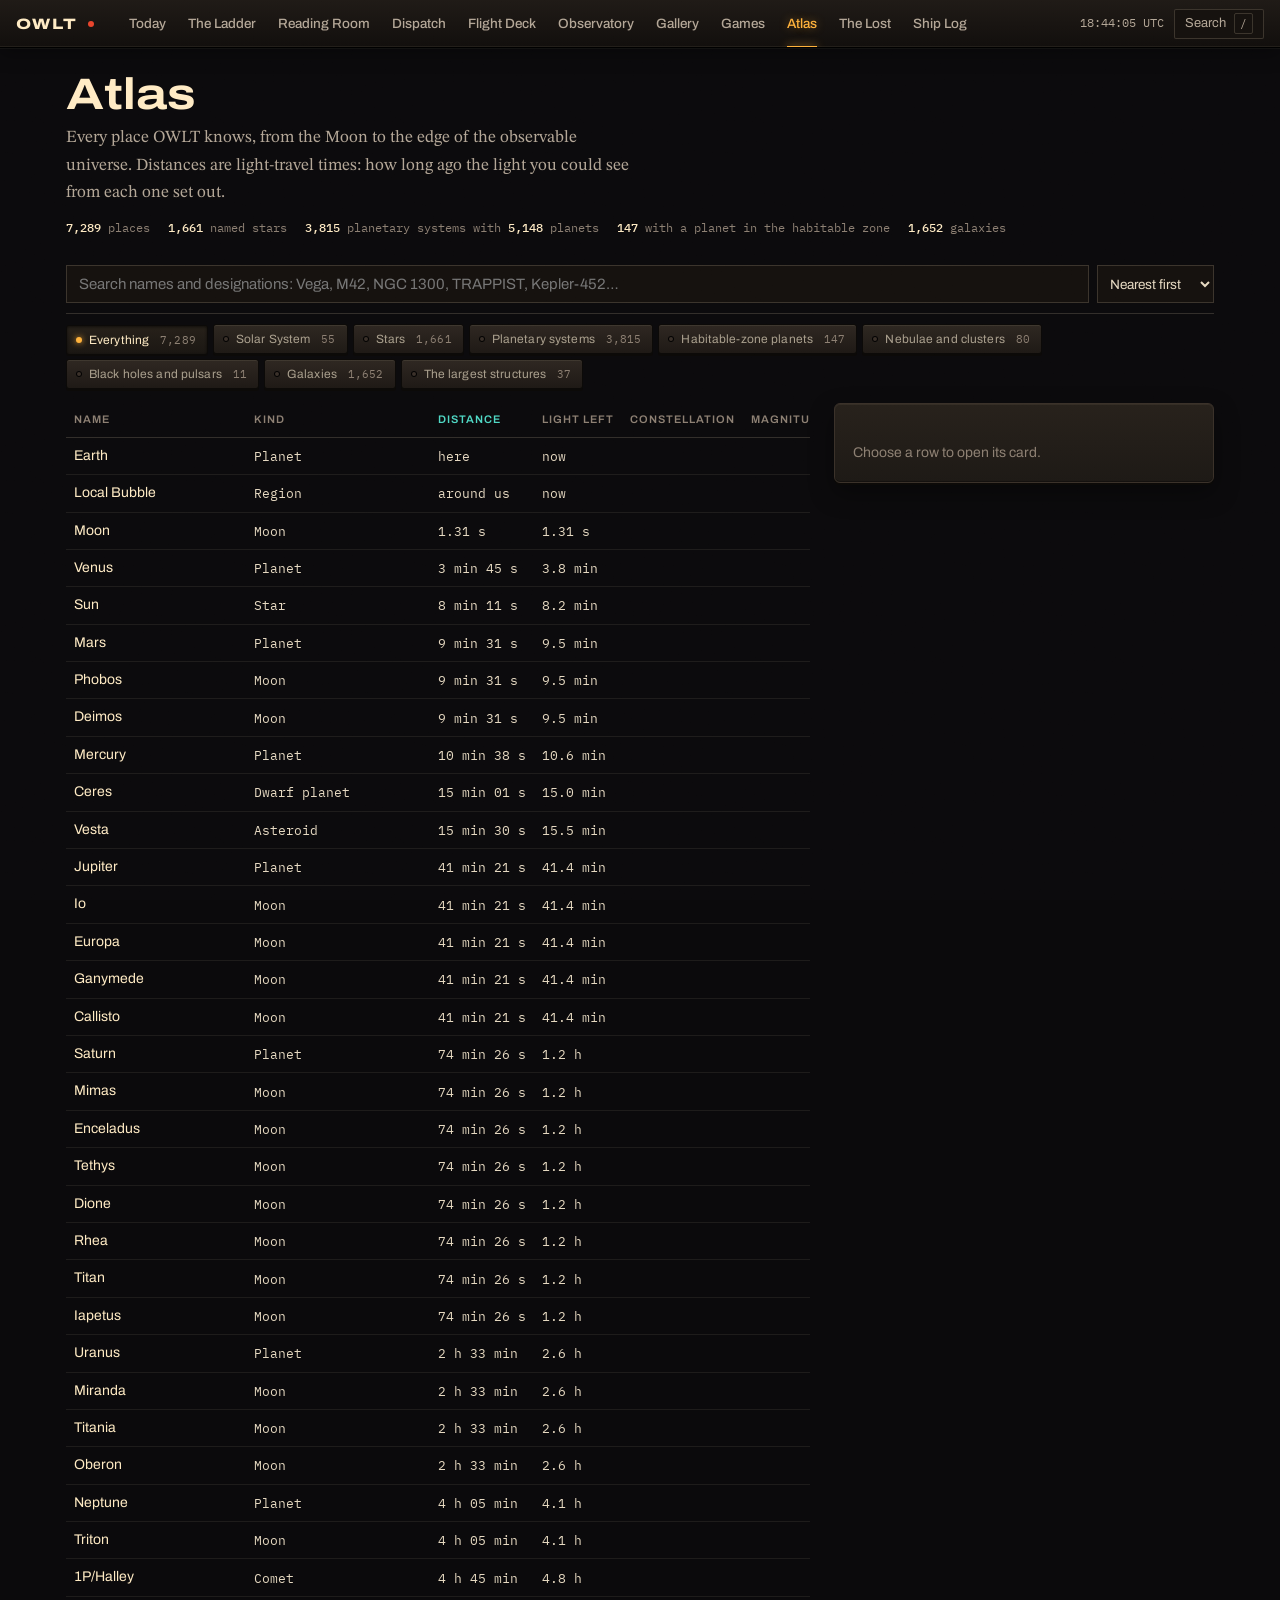
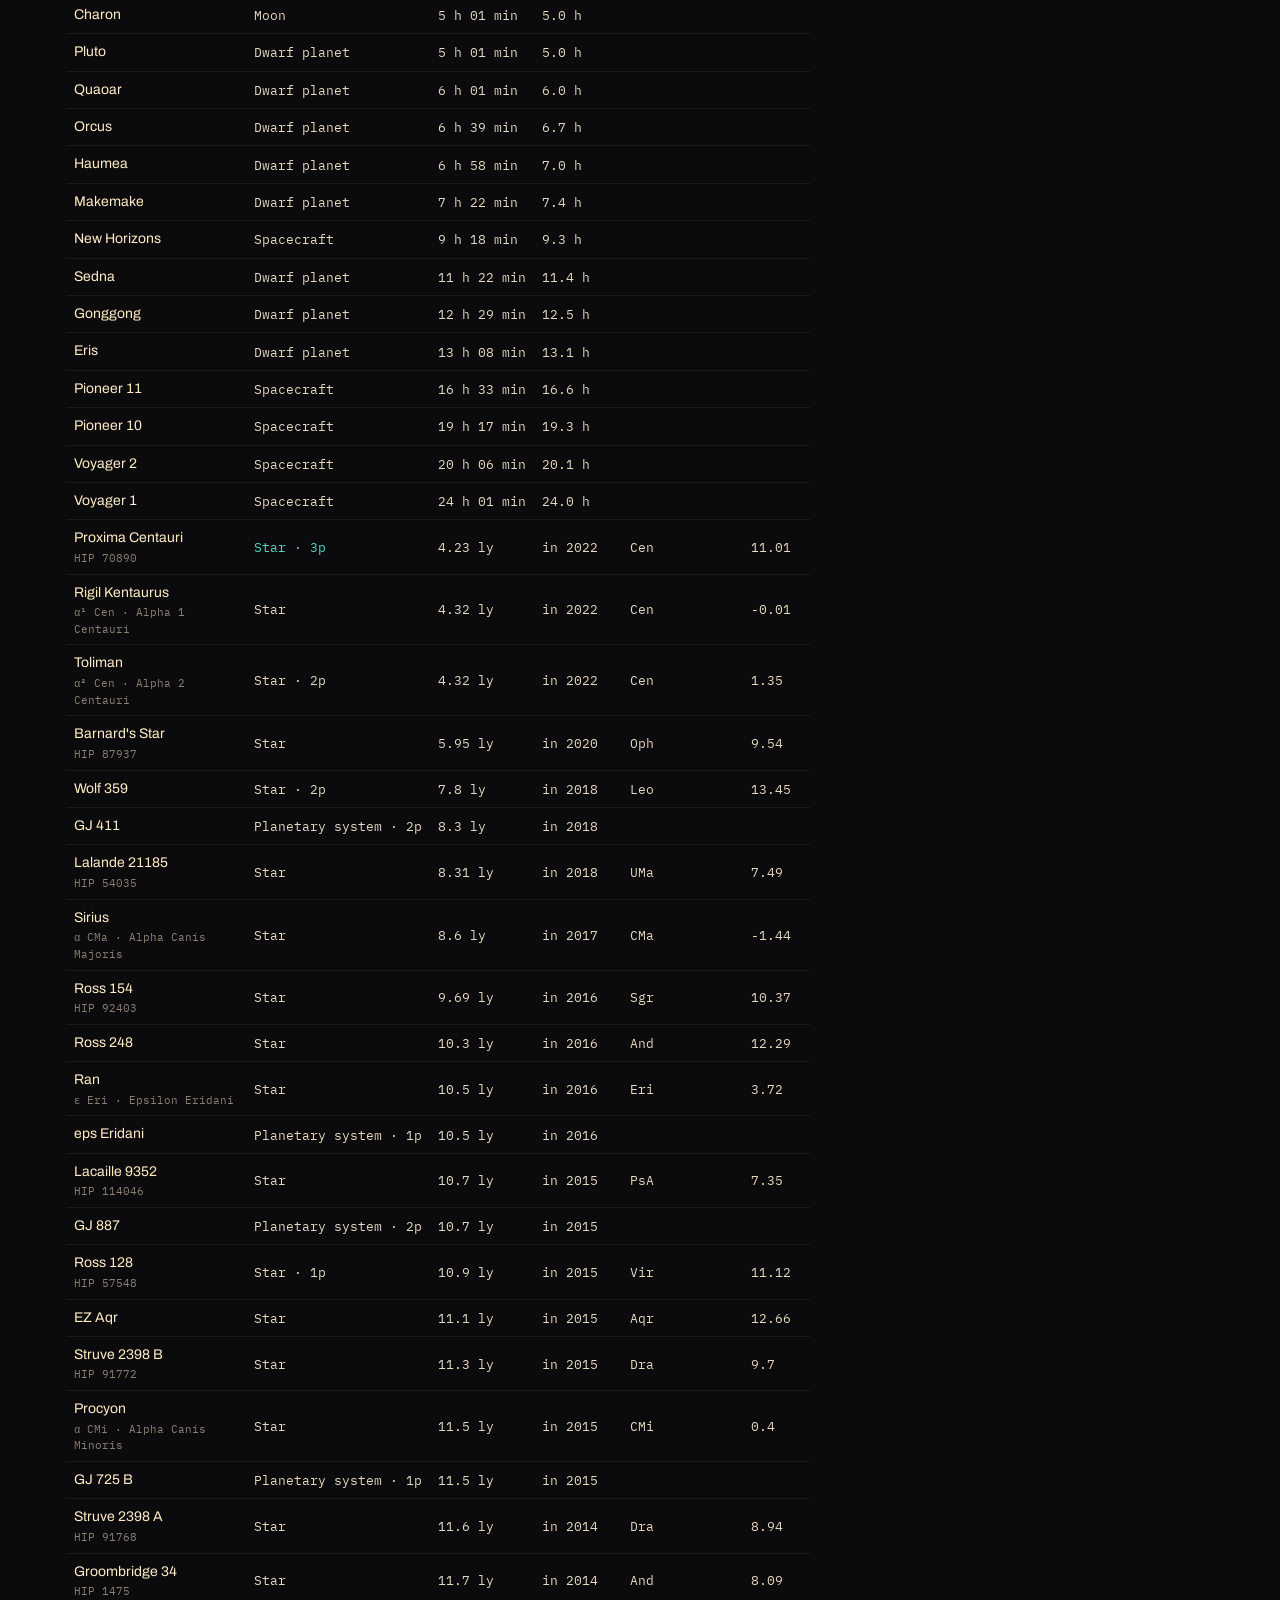
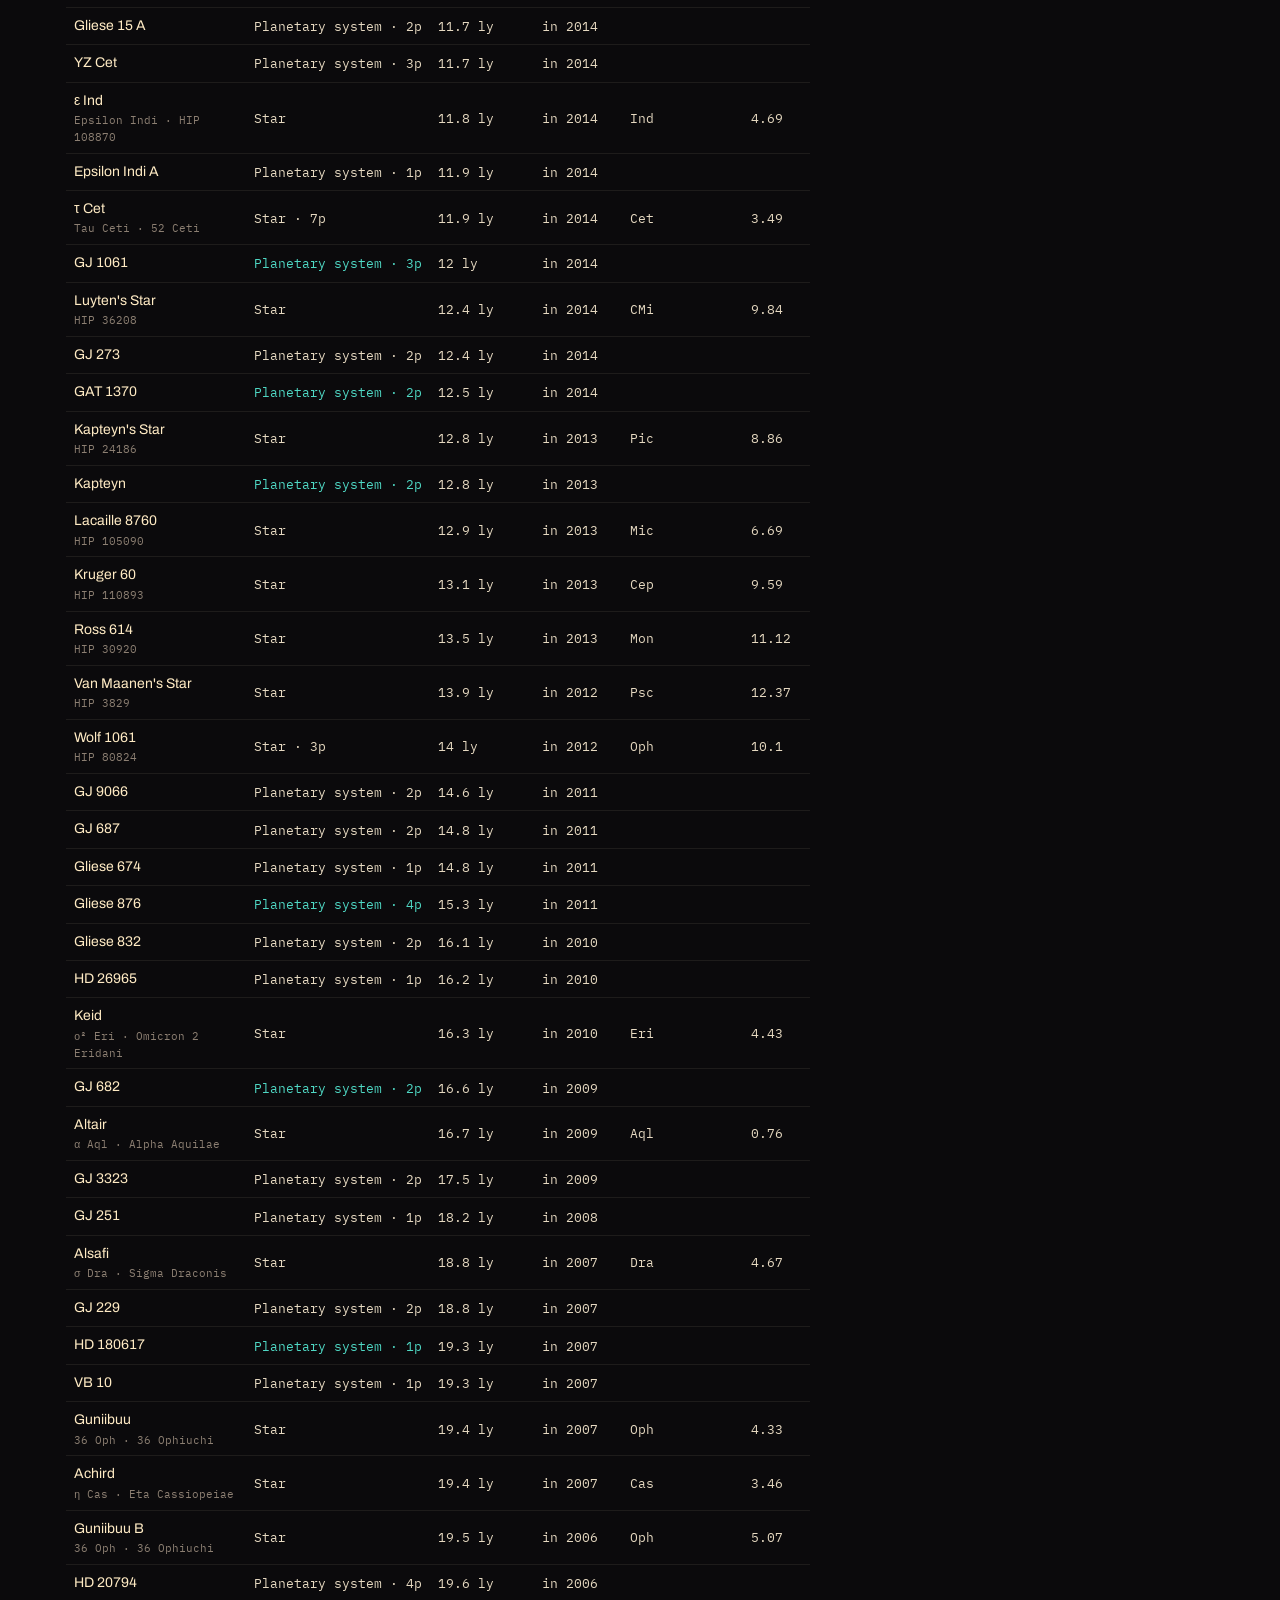
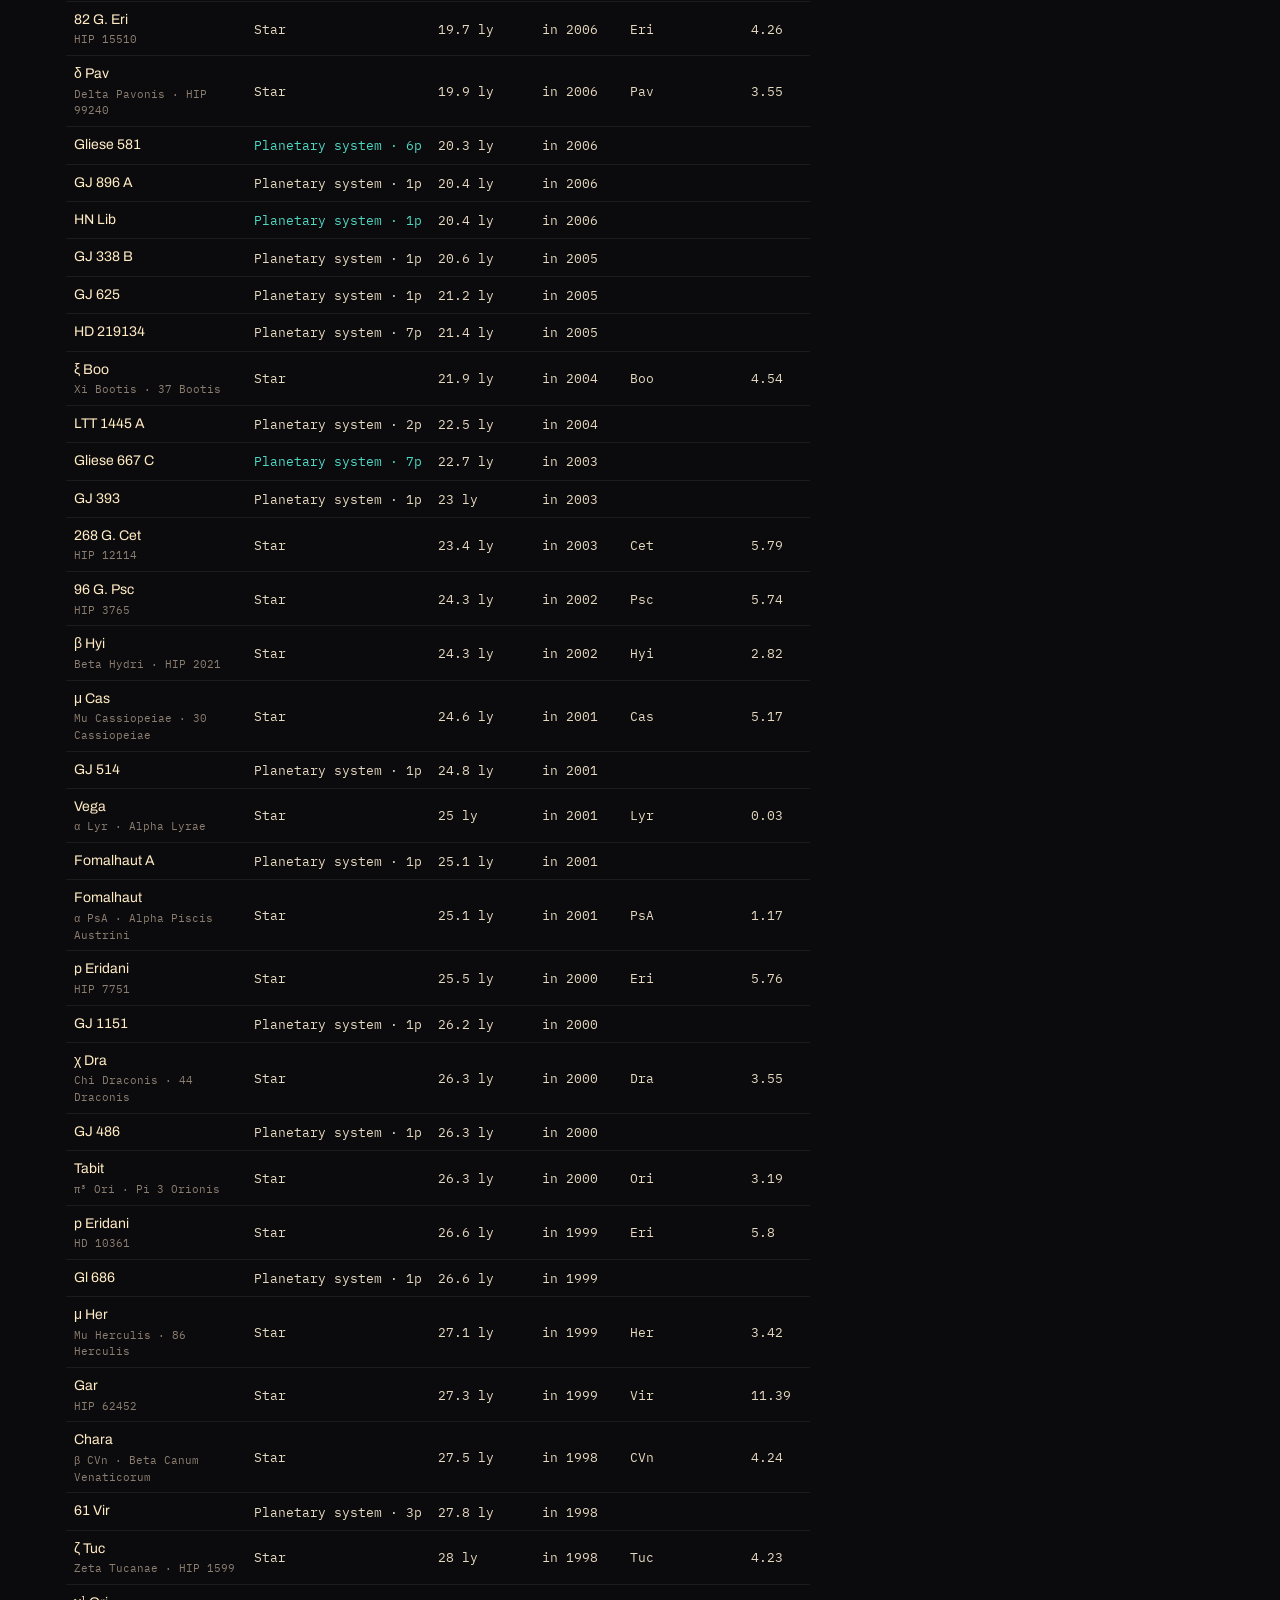
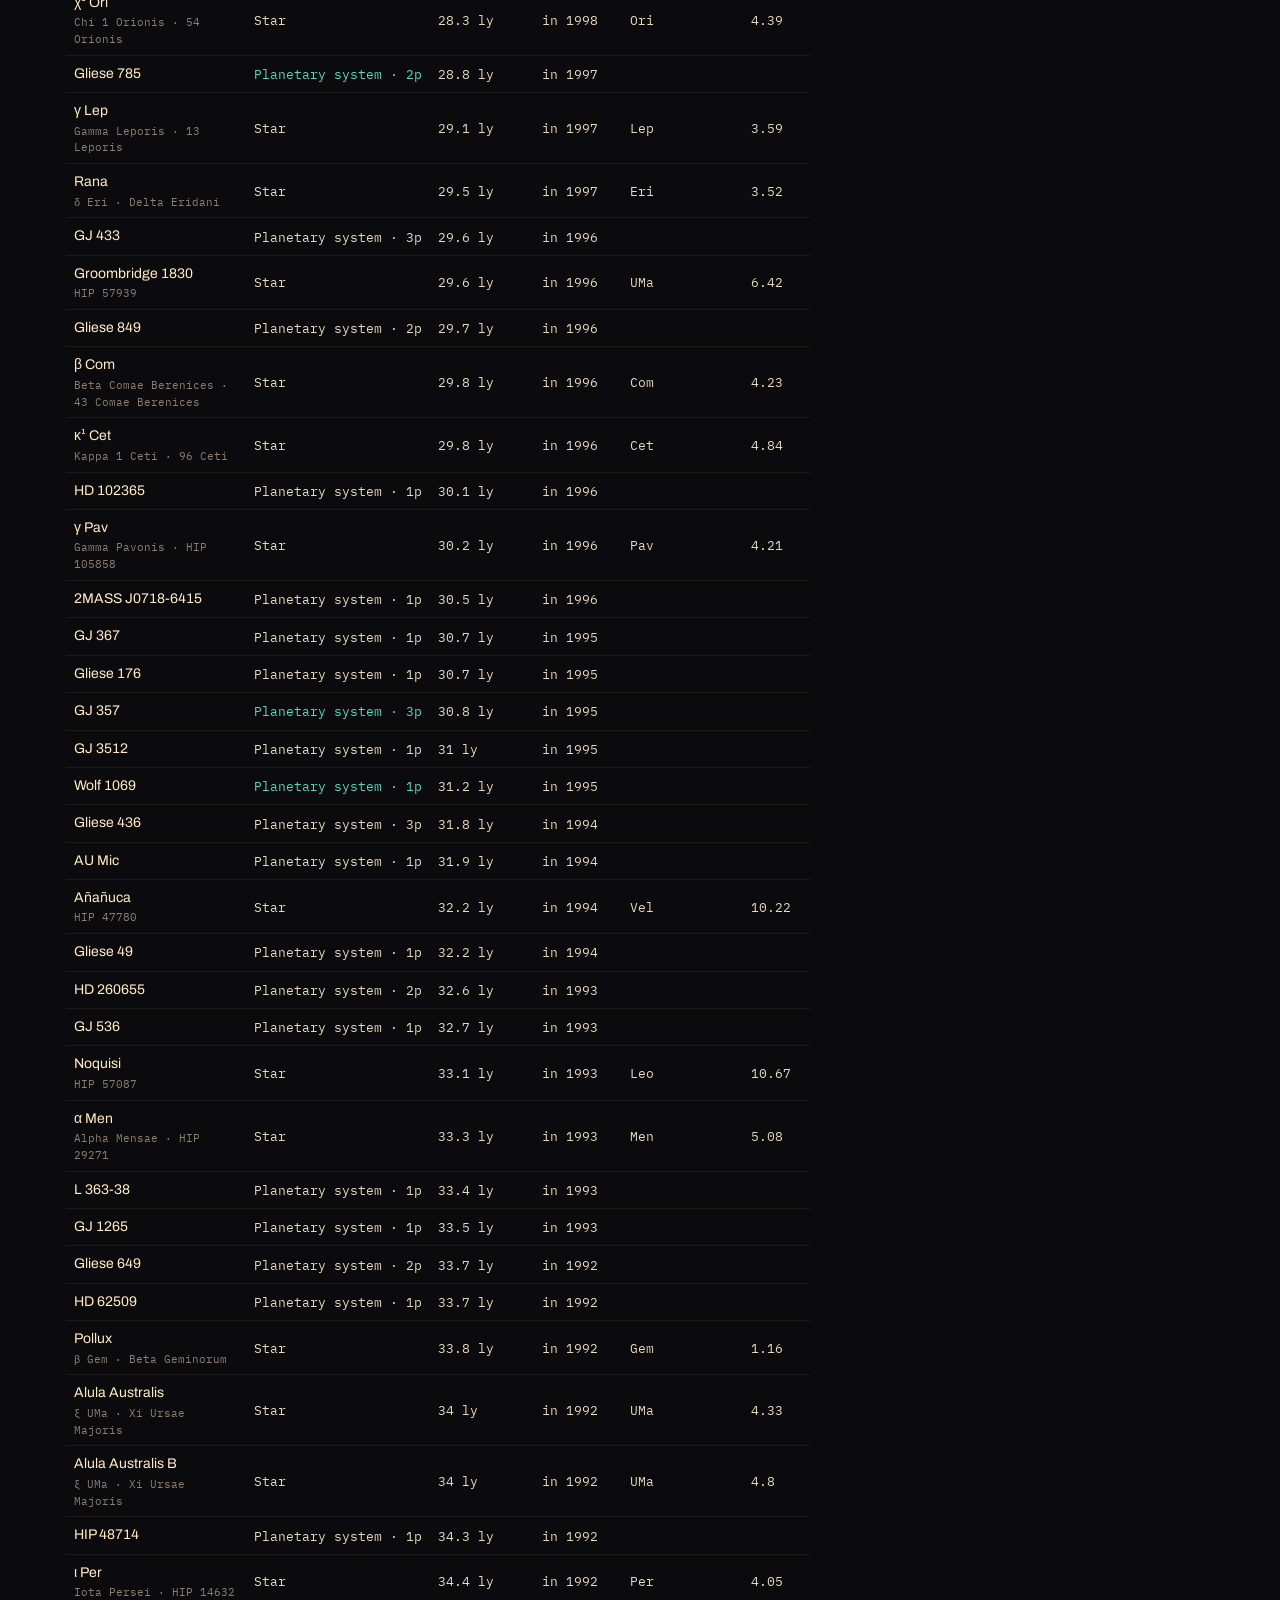
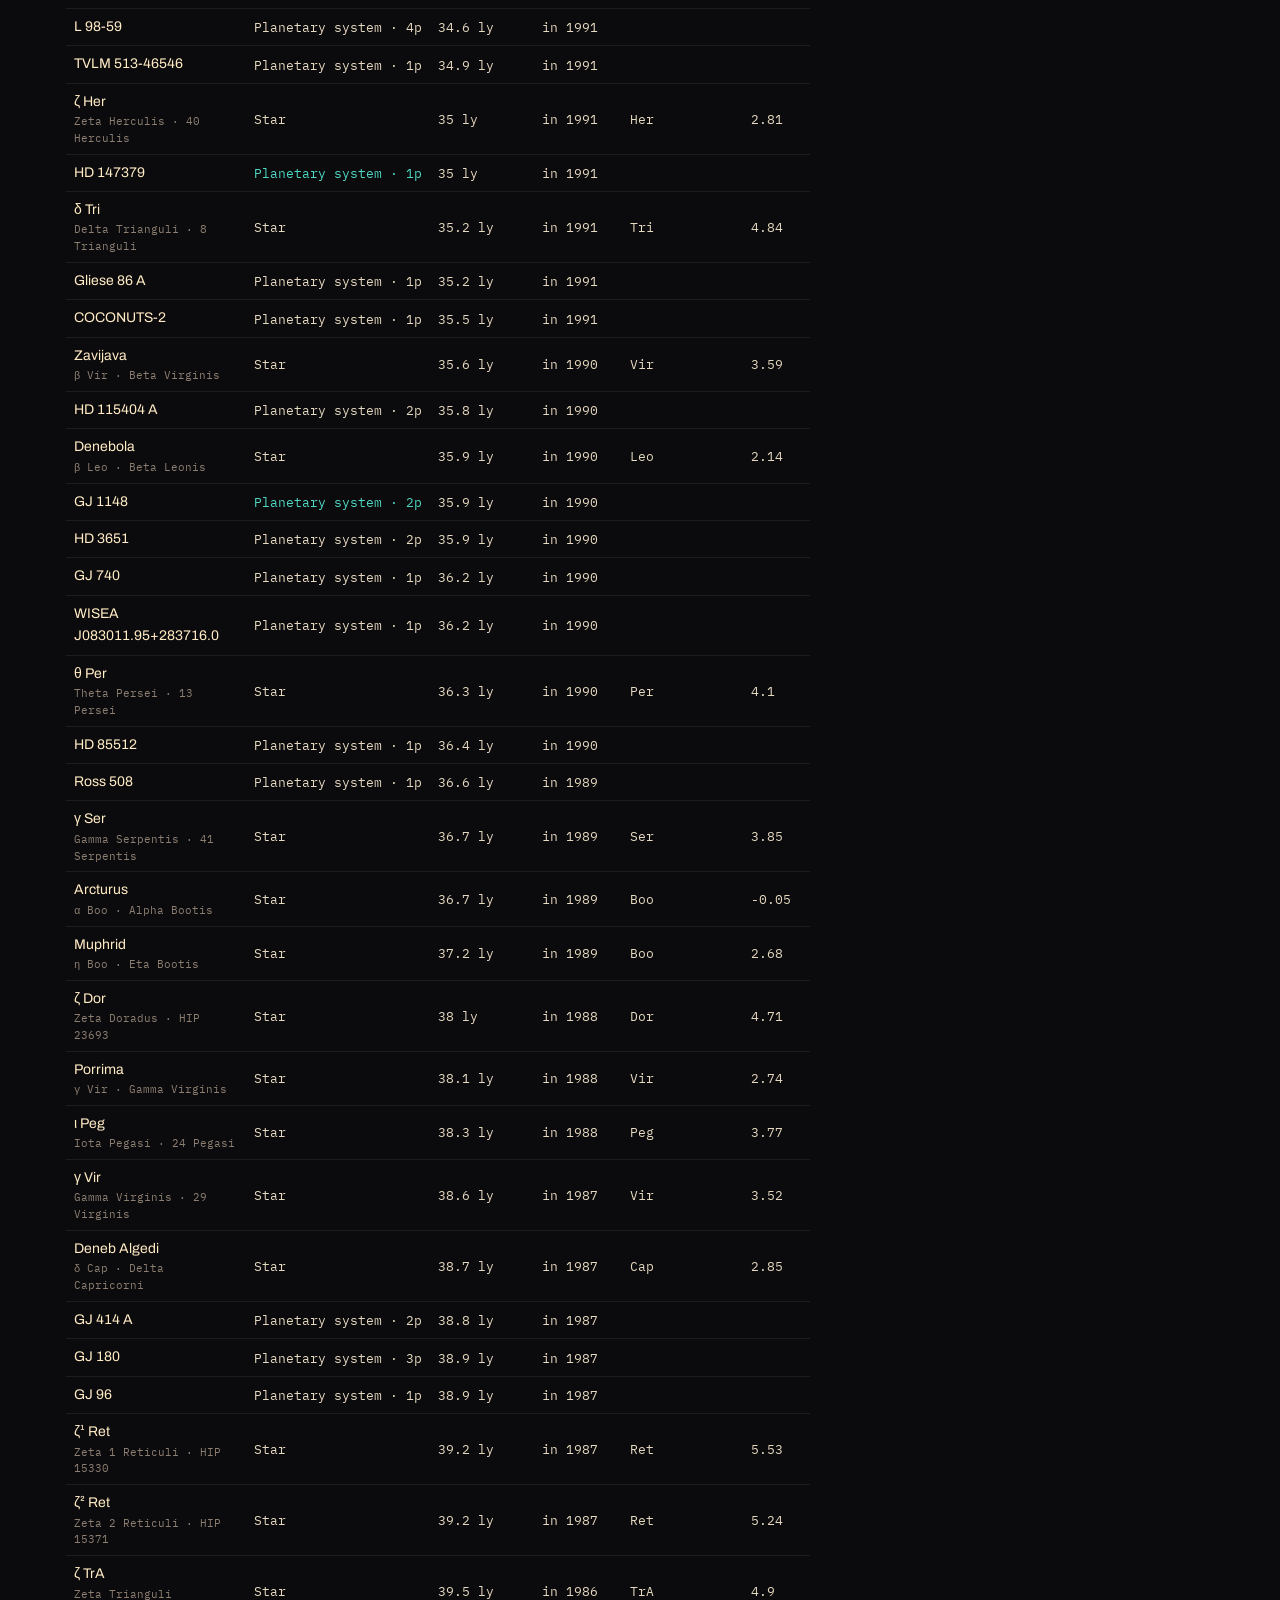
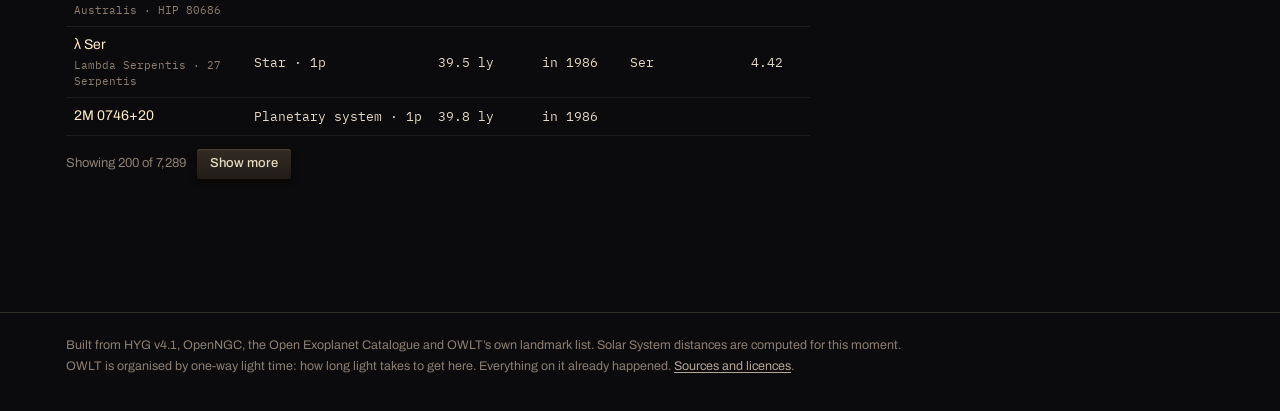
<file: atlas.html>
<!doctype html>
<html lang="en">
<head>
<meta charset="utf-8">
<meta name="viewport" content="width=device-width,initial-scale=1,viewport-fit=cover">
<title>Atlas · OWLT</title>
<meta name="description" content="Every place OWLT knows, in one searchable catalogue: Solar System bodies and spacecraft, stars, planetary systems, nebulae, clusters, galaxies and the largest structures.">
<link rel="stylesheet" href="css/core.css">
<style>
/* The Atlas is the card catalogue: dense, sortable, exact. Mono for every number; the selected card opens beside the drawer. */
.atl{padding-block:22px 60px}
.atl h1{font-size:clamp(28px,4vw,44px);font-stretch:118%}
.atl .lede{margin-top:6px;color:var(--mute);max-width:72ch}
.counts{display:flex;flex-wrap:wrap;gap:4px 18px;margin-top:12px;font-family:var(--f-data);font-size:12px;color:var(--faint)}
.counts b{color:var(--starlight);font-weight:500}
.bar{display:flex;flex-wrap:wrap;gap:8px;align-items:center;margin-top:18px;position:sticky;top:var(--nav-h);background:var(--void);padding-block:10px;z-index:4;border-bottom:1px solid var(--hair)}
.bar input[type=search]{flex:1 1 280px;min-height:38px;padding:0 12px;background:var(--dust);border:1px solid var(--hair);color:var(--starlight);font-family:var(--f-display);font-size:15px}
.bar input:focus{outline:none;border-color:var(--o3)}
.bar select{min-height:38px;background:var(--dust);border:1px solid var(--hair);color:var(--text);font-family:var(--f-display);font-size:13.5px;padding:0 8px}
.kinds{display:flex;flex-wrap:wrap;gap:5px;margin-top:10px}
.kinds button small{font-family:var(--f-data);font-size:10.5px;color:var(--faint);margin-left:4px}
.layout{display:grid;grid-template-columns:minmax(0,1fr) 380px;gap:24px;margin-top:14px;align-items:start}
.tablewrap{overflow-x:auto;min-width:0}
table.cat{width:100%;border-collapse:collapse;min-width:620px}
.cat th{position:sticky;top:0;text-align:left;font-family:var(--f-display);font-size:11px;letter-spacing:.09em;text-transform:uppercase;font-weight:600;color:var(--faint);padding:8px 8px;border-bottom:1px solid var(--hair);background:var(--void);cursor:pointer;white-space:nowrap}
.cat th[aria-sort]{color:var(--o3)}
.cat td{padding:7px 8px;border-bottom:1px solid var(--hair2);font-family:var(--f-data);font-size:12.5px;color:var(--text);white-space:nowrap;font-variant-numeric:tabular-nums}
.cat td:first-child{font-family:var(--f-display);font-size:14px;color:var(--starlight);white-space:normal;min-width:180px}
.cat td:first-child small{display:block;font-family:var(--f-data);font-size:10.5px;color:var(--faint)}
.cat tr{cursor:pointer}
.cat tbody tr:hover td{background:rgba(255,235,196,.035)}
.cat tr[aria-selected=true] td{background:rgba(79,216,196,.07)}
.cat td.hz{color:var(--o3)}
.more{margin-top:12px;display:flex;gap:10px;align-items:center;font-family:var(--f-display);font-size:13px;color:var(--faint)}
.card{position:sticky;top:calc(var(--nav-h) + 74px);border:1px solid var(--hair);background:var(--dust);padding:16px 18px 18px;max-height:calc(100vh - var(--nav-h) - 90px);overflow:auto}
.card .k{font-family:var(--f-display);font-size:11.5px;font-weight:600;letter-spacing:.09em;text-transform:uppercase;color:var(--ha)}
.card h2{font-size:26px;margin-top:4px}
.card .al{font-family:var(--f-display);font-size:12.5px;color:var(--faint);margin-top:4px}
.card .lt{margin-top:12px;padding:10px 0;border-top:1px solid var(--hair);border-bottom:1px solid var(--hair)}
.card .lt b{display:block;font-family:var(--f-data);font-weight:400;font-size:20px;color:var(--starlight)}
.card .lt span{font-family:var(--f-display);font-size:12px;color:var(--mute)}
.card p{margin-top:12px;font-size:15px;line-height:1.55}
.card .kv{margin-top:12px}
.card .acts{display:flex;flex-wrap:wrap;gap:6px;margin-top:14px}
.card .threads{margin-top:12px}
.card ul.pl{list-style:none;margin:10px 0 0;padding:0}
.card ul.pl li{padding:6px 0;border-bottom:1px solid var(--hair2);font-family:var(--f-display);font-size:13.5px}
.card ul.pl li span{display:block}
.card ul.pl li span:last-child{font-family:var(--f-data);font-size:11px;color:var(--mute);margin-top:2px}
.card ul.pl .hz{color:var(--o3)}
.card .empty{color:var(--faint);font-family:var(--f-display);font-size:14px}
@media (max-width:1000px){.layout{grid-template-columns:minmax(0,1fr)}.card{position:static;max-height:none;order:-1}}

/* ── the retro skin: the record card as a panel; its light-time readout in a meter window ── */
.card{border:1px solid #3a3129;border-radius:6px;background:linear-gradient(var(--panel2),var(--panel));box-shadow:inset 0 1px 0 rgba(255,235,196,.06),inset 0 -1px 0 rgba(0,0,0,.35),0 2px 0 var(--rim),0 10px 24px rgba(0,0,0,.4);padding:26px 18px 18px}
.card .k{display:inline-block;padding:3px 9px 2px;border:1px solid #0b0907;border-radius:2px;background:linear-gradient(#2f2721,#1c1712);box-shadow:inset 0 1px 0 rgba(255,235,196,.08),0 1px 0 rgba(255,235,196,.05);font-family:var(--f-display);font-stretch:125%;font-weight:700;font-size:10px;letter-spacing:.18em;line-height:1.5;text-transform:uppercase;color:var(--engr);text-shadow:0 -1px 0 #000}
.card .lt{border:0;margin-top:14px;padding:10px 12px;border-radius:4px;background:#0f0d0b;box-shadow:inset 0 0 0 1px #000,inset 0 2px 8px rgba(0,0,0,.7),0 1px 0 rgba(255,235,196,.05)}
.card .lt b{color:var(--phos);text-shadow:0 0 8px rgba(124,255,178,.45)}
</style>
</head>
<body>
<main class="wrap atl">
  <h1>Atlas</h1>
  <p class="lede">Every place OWLT knows, from the Moon to the edge of the observable universe. Distances are light-travel times: how long ago the light you could see from each one set out.</p>
  <div class="counts" id="counts"></div>
  <div class="bar"><input type="search" id="q" placeholder="Search names and designations: Vega, M42, NGC 1300, TRAPPIST, Kepler-452…" aria-label="Search the atlas" autocomplete="off">
    <select id="sort" aria-label="Sort"><option value="ly">Nearest first</option><option value="-ly">Farthest first</option><option value="name">Name</option><option value="mag">Brightest first</option></select></div>
  <div class="kinds" id="kinds" role="group" aria-label="Kinds"></div>
  <div class="layout">
    <div><div class="tablewrap"><table class="cat" id="cat"></table></div><div class="more" id="more"></div></div>
    <aside class="card" id="card" aria-live="polite"><p class="empty">Choose a row to open its card.</p></aside>
  </div>
</main>
<script src="js/core.js"></script>
<script src="js/astro.js"></script>
<script src="js/registry.js"></script>
<script src="js/atlas.js"></script>
</body>
</html>
</file>
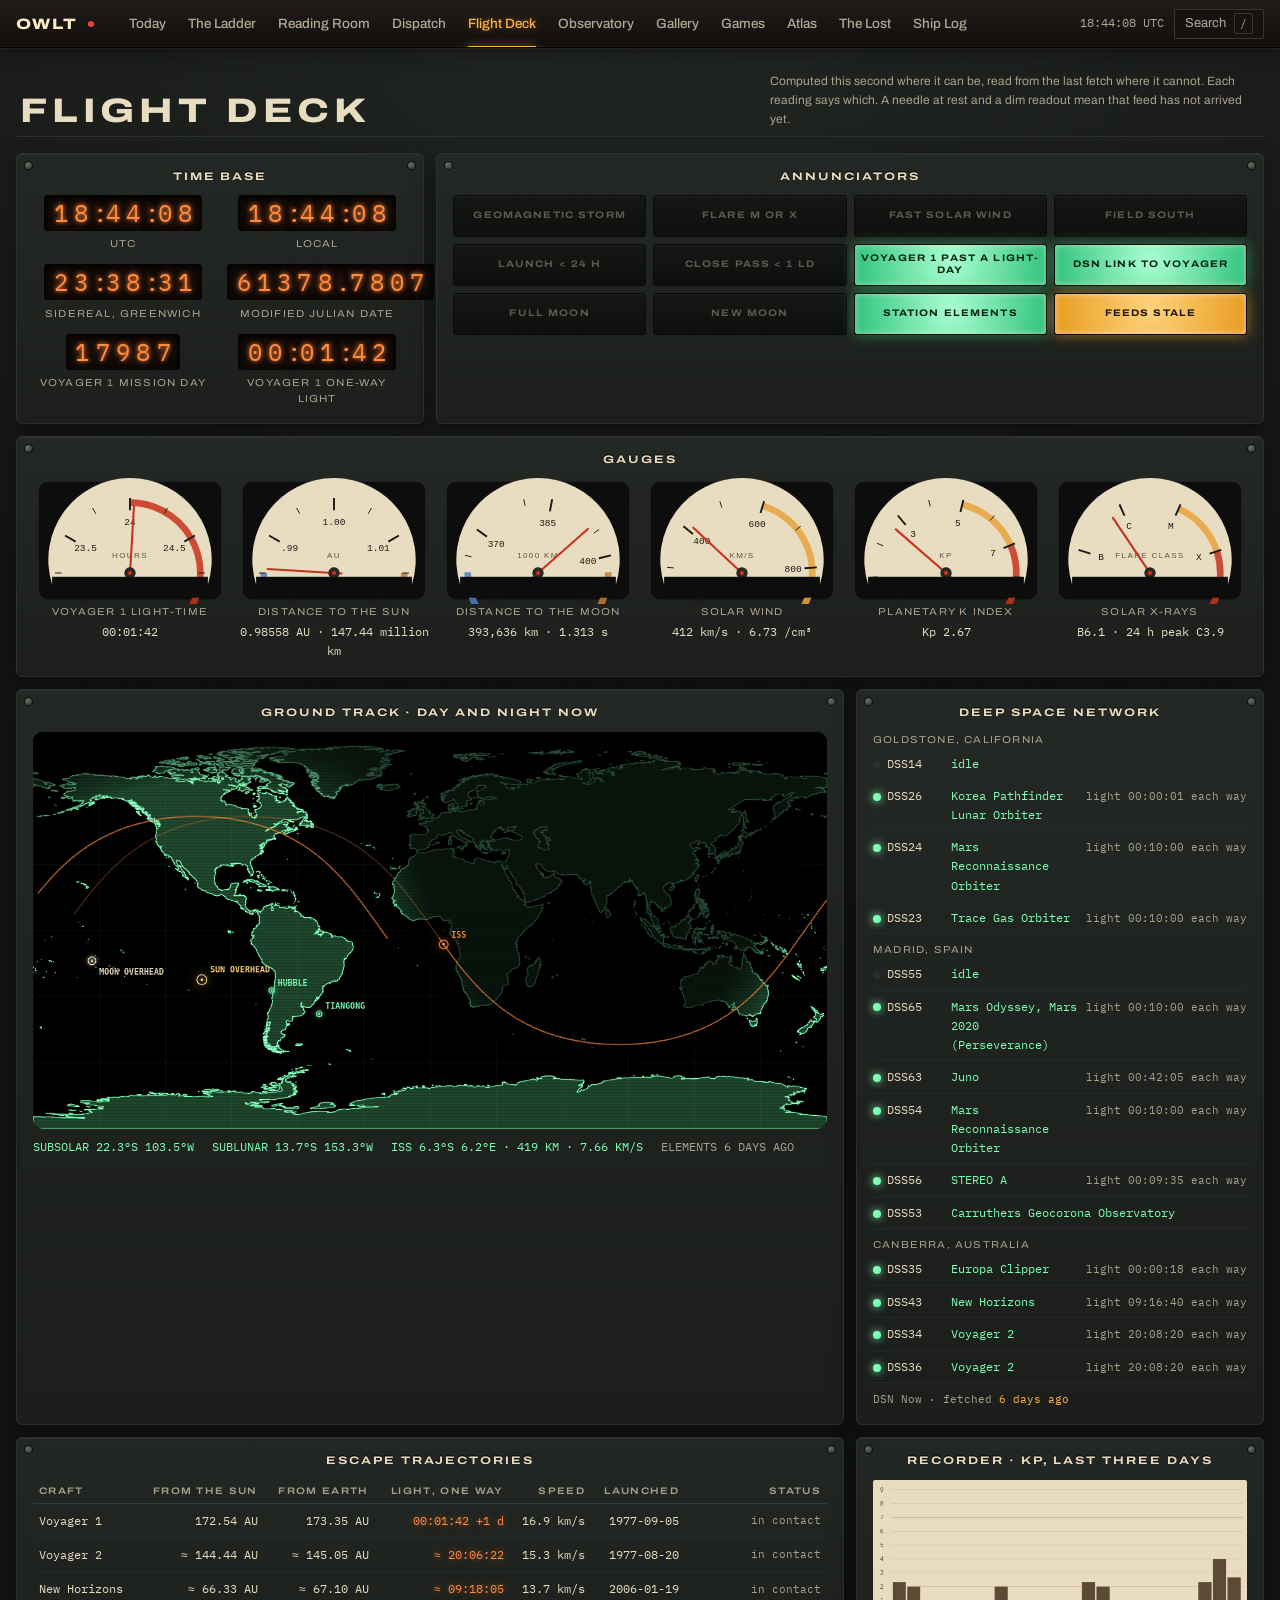
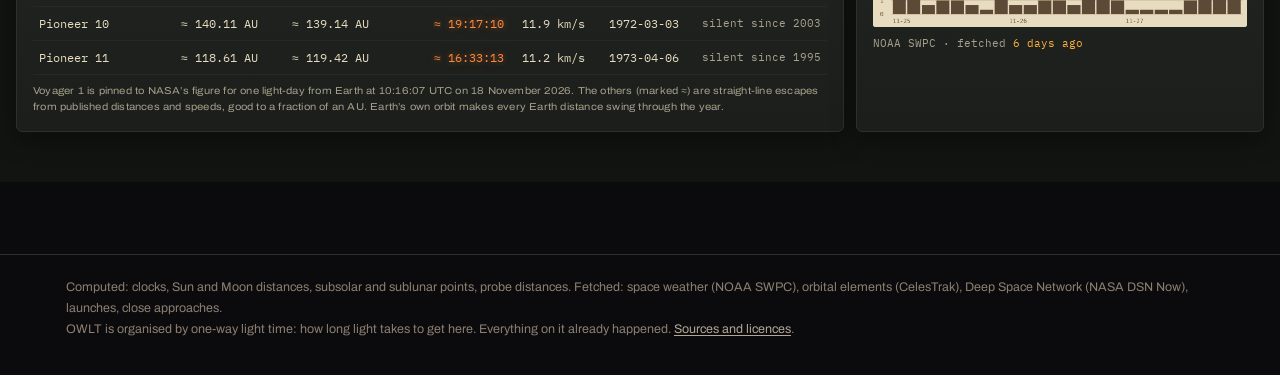
<file: deck.html>
<!doctype html>
<html lang="en">
<head>
<meta charset="utf-8">
<meta name="viewport" content="width=device-width,initial-scale=1,viewport-fit=cover">
<title>Flight Deck · OWLT</title>
<meta name="description" content="Live quantities on an analogue console: light-time to the Voyagers, the Sun's wind, the geomagnetic field, the Deep Space Network, the space station's ground track.">
<link rel="stylesheet" href="css/core.css">
<style>
/* The Flight Deck is a 1970s mission-control console: olive-grey panels, engraved cream labels, cream-faced dials with red needles,
   orange Nixie numerals, annunciator lenses, a phosphor scope. Everything on it is either computed this second or read from the last fetch. */
.deck{--panel:#1B1E1B;--panel2:#232723;--rim:#0E100E;--engr:#E8DCC0;--engr2:#A8A08C;--nixie:#FF8A3D;--phos:#7CFFB2;
  background:radial-gradient(1200px 600px at 50% 0,#202420,#121412);min-height:calc(100vh - var(--nav-h));padding:20px max(16px,env(safe-area-inset-right,0px)) 50px max(16px,env(safe-area-inset-left,0px))}
.deck *{box-sizing:border-box}
.console{max-width:1320px;margin:0 auto;display:grid;grid-template-columns:repeat(12,minmax(0,1fr));gap:12px}
.pnl{grid-column:span 4;background:linear-gradient(var(--panel2),var(--panel));border:1px solid #2c312c;box-shadow:inset 0 1px 0 rgba(255,255,255,.04),0 2px 0 var(--rim),0 8px 24px rgba(0,0,0,.4);
  border-radius:6px;padding:14px 16px 16px;position:relative;min-width:0}
.pnl::before,.pnl::after{content:"";position:absolute;top:8px;width:7px;height:7px;border-radius:50%;background:radial-gradient(circle at 35% 35%,#6b6f68,#262926);box-shadow:0 0 0 1px #0b0c0b}
.pnl::before{left:8px}.pnl::after{right:8px}
.pnl.w8{grid-column:span 8}.pnl.w6{grid-column:span 6}.pnl.w12{grid-column:span 12}.pnl.w3{grid-column:span 3}
.lbl{font-family:var(--f-display);font-stretch:125%;font-weight:700;font-size:11px;letter-spacing:.18em;text-transform:uppercase;color:var(--engr);text-align:center;margin-bottom:10px;text-shadow:0 -1px 0 #000}
.sub{font-family:var(--f-display);font-stretch:112%;font-size:10px;letter-spacing:.12em;text-transform:uppercase;color:var(--engr2)}
.title{grid-column:span 12;display:flex;justify-content:space-between;align-items:flex-end;gap:12px;flex-wrap:wrap;padding:4px 4px 6px;border-bottom:1px solid #2c312c;margin-bottom:4px}
.title h1{font-size:clamp(22px,3vw,34px);font-stretch:125%;font-weight:800;letter-spacing:.14em;color:var(--engr);text-transform:uppercase}
.title .note{font-family:var(--f-display);font-size:12px;color:var(--engr2);max-width:70ch}

.nixie{display:inline-flex;gap:3px;padding:6px 8px;background:#0a0807;border-radius:4px;box-shadow:inset 0 2px 6px #000}
.nixie i{font-style:normal;font-family:var(--f-data);font-size:24px;line-height:1;color:var(--nixie);text-shadow:0 0 4px rgba(255,138,61,.9),0 0 14px rgba(255,100,30,.55);
  width:.72em;text-align:center;background:radial-gradient(ellipse at 50% 40%,rgba(255,120,40,.10),transparent 70%)}
.nixie i.sep{width:.36em}
.clocks{display:grid;grid-template-columns:repeat(2,minmax(0,1fr));gap:12px 14px}
.clocks .c{text-align:center}
.clocks .c .sub{margin-top:5px}

.dials{display:grid;grid-template-columns:repeat(6,minmax(0,1fr));gap:10px}
@media (max-width:1060px){.dials{grid-template-columns:repeat(3,minmax(0,1fr))}}
.dial{text-align:center}
.dial svg{width:100%;max-width:190px;height:auto;display:block;margin:0 auto}
.dial .read{font-family:var(--f-data);font-size:12px;color:var(--engr);margin-top:2px}
.dial .needle{transition:transform 1.4s cubic-bezier(.3,1.6,.4,1);transform-origin:100px 100px}
.dial.off .needle{opacity:.25}
.dial.off .read{color:var(--engr2)}

.ann{display:grid;grid-template-columns:repeat(4,minmax(0,1fr));gap:7px}
.ann .lens{border-radius:3px;padding:8px 4px;text-align:center;font-family:var(--f-display);font-stretch:118%;font-weight:700;font-size:9.5px;letter-spacing:.12em;text-transform:uppercase;line-height:1.25;
  color:#5a5a50;background:linear-gradient(#141614,#0d0f0d);border:1px solid #070807;box-shadow:inset 0 1px 0 rgba(255,255,255,.04);min-height:42px;display:flex;align-items:center;justify-content:center}
.ann .lens.on.amber{color:#1a0f00;background:radial-gradient(circle at 50% 40%,#FFD27A,#E89A1E);box-shadow:0 0 14px rgba(255,170,40,.55),inset 0 0 6px rgba(255,255,255,.5)}
.ann .lens.on.red{color:#1a0300;background:radial-gradient(circle at 50% 40%,#FF8C6E,#D8341C);box-shadow:0 0 14px rgba(255,70,40,.55),inset 0 0 6px rgba(255,255,255,.45)}
.ann .lens.on.green{color:#002010;background:radial-gradient(circle at 50% 40%,#A8FFD0,#2FC27A);box-shadow:0 0 14px rgba(60,230,140,.45),inset 0 0 6px rgba(255,255,255,.45)}
.ann .lens.on.blink{animation:blink 1.2s steps(2) infinite}
@keyframes blink{50%{filter:brightness(.55)}}
@media (prefers-reduced-motion:reduce){.ann .lens.on.blink{animation:none}.dial .needle{transition:none}}

.scope{position:relative;background:#020604;border-radius:10px;box-shadow:inset 0 0 40px rgba(0,0,0,.9),inset 0 0 0 2px #0a120d;overflow:hidden}
.scope canvas{display:block;width:100%;height:auto}
.scope::after{content:"";position:absolute;inset:0;background:repeating-linear-gradient(0deg,rgba(0,0,0,.18) 0 1px,transparent 1px 3px);pointer-events:none;border-radius:10px}
.scope-read{display:flex;flex-wrap:wrap;gap:6px 18px;margin-top:9px;font-family:var(--f-data);font-size:11.5px;color:var(--phos)}
.scope-read span{white-space:nowrap}
.scope-read .dim{color:var(--engr2)}

.tbl{width:100%;border-collapse:collapse;font-family:var(--f-data);font-size:12px;color:var(--engr)}
.tbl th{font-family:var(--f-display);font-stretch:118%;font-size:9.5px;letter-spacing:.14em;text-transform:uppercase;color:var(--engr2);text-align:right;font-weight:600;padding:4px 6px;border-bottom:1px solid #353a35}
.tbl th:first-child,.tbl td:first-child{text-align:left}
.tbl td{padding:7px 6px;border-bottom:1px solid #262a26;text-align:right;font-variant-numeric:tabular-nums;white-space:nowrap}
.tbl td.lt{color:var(--nixie);text-shadow:0 0 6px rgba(255,120,40,.5)}
.tbl a{color:var(--engr);text-decoration:none} .tbl a:hover{color:var(--o3)}
.tbl .q{color:var(--engr2);font-size:10.5px}
.wrapx{overflow-x:auto}
.dsn .site{margin-top:8px}
.dsn .site:first-child{margin-top:0}
.dsn .dish{display:grid;grid-template-columns:70px 1fr auto;gap:8px;align-items:baseline;padding:6px 0;border-bottom:1px solid #262a26;font-family:var(--f-data);font-size:12px;color:var(--engr)}
.dsn .dish .led{display:inline-block;width:8px;height:8px;border-radius:50%;background:#2a2e2a;margin-right:6px;vertical-align:middle}
.dsn .dish .led.on{background:#7CFFB2;box-shadow:0 0 8px #7CFFB2}
.dsn .dish .t{color:var(--phos)}
.dsn .dish .r{color:var(--engr2);font-size:11px;text-align:right}
.off-msg{font-family:var(--f-data);font-size:12px;color:var(--engr2);text-align:center;padding:18px 6px;letter-spacing:.06em}
.strip{background:#e8dcc0;border-radius:3px;box-shadow:inset 0 0 0 1px #b8ac90;overflow:hidden}
.strip canvas{display:block;width:100%;height:auto}
.stamps{display:flex;flex-wrap:wrap;gap:4px 14px;margin-top:8px}
.stamps .stamp{color:var(--engr2)}

@media (max-width:1060px){.pnl,.pnl.w3{grid-column:span 6}.pnl.w8{grid-column:span 12}}
@media (max-width:700px){.pnl,.pnl.w3,.pnl.w6,.pnl.w8{grid-column:span 12}.dials{grid-template-columns:repeat(2,minmax(0,1fr))}.ann{grid-template-columns:repeat(3,minmax(0,1fr))}.nixie i{font-size:17px}.clocks .c{min-width:0}}
</style>
</head>
<body>
<main class="deck">
  <div class="console">
    <div class="title"><h1>Flight Deck</h1><p class="note">Computed this second where it can be, read from the last fetch where it cannot. Each reading says which. A needle at rest and a dim readout mean that feed has not arrived yet.</p></div>
    <section class="pnl" aria-label="Clocks"><div class="lbl">Time base</div><div class="clocks" id="clocks"></div></section>
    <section class="pnl w8" aria-label="Annunciators"><div class="lbl">Annunciators</div><div class="ann" id="ann"></div></section>
    <section class="pnl w12" aria-label="Gauges"><div class="lbl">Gauges</div><div class="dials" id="dials"></div></section>
    <section class="pnl w8" aria-label="Ground track"><div class="lbl">Ground track · day and night now</div><div class="scope"><canvas id="scope" width="1440" height="720"></canvas></div><div class="scope-read" id="scopeRead"></div></section>
    <section class="pnl" aria-label="Deep Space Network"><div class="lbl">Deep Space Network</div><div class="dsn" id="dsn"></div></section>
    <section class="pnl w8" aria-label="Spacecraft leaving the Solar System"><div class="lbl">Escape trajectories</div><div class="wrapx"><table class="tbl" id="probes"></table></div><p class="sub" style="margin-top:8px;text-transform:none;letter-spacing:.02em" id="probeNote"></p></section>
    <section class="pnl" aria-label="Geomagnetic record"><div class="lbl">Recorder · Kp, last three days</div><div class="strip"><canvas id="rec" width="760" height="300"></canvas></div><div class="stamps" id="recStamp"></div></section>
  </div>
</main>
<script src="vendor/satellite.min.js"></script>
<script src="js/core.js"></script>
<script src="js/astro.js"></script>
<script src="js/deck.js"></script>
</body>
</html>
</file>
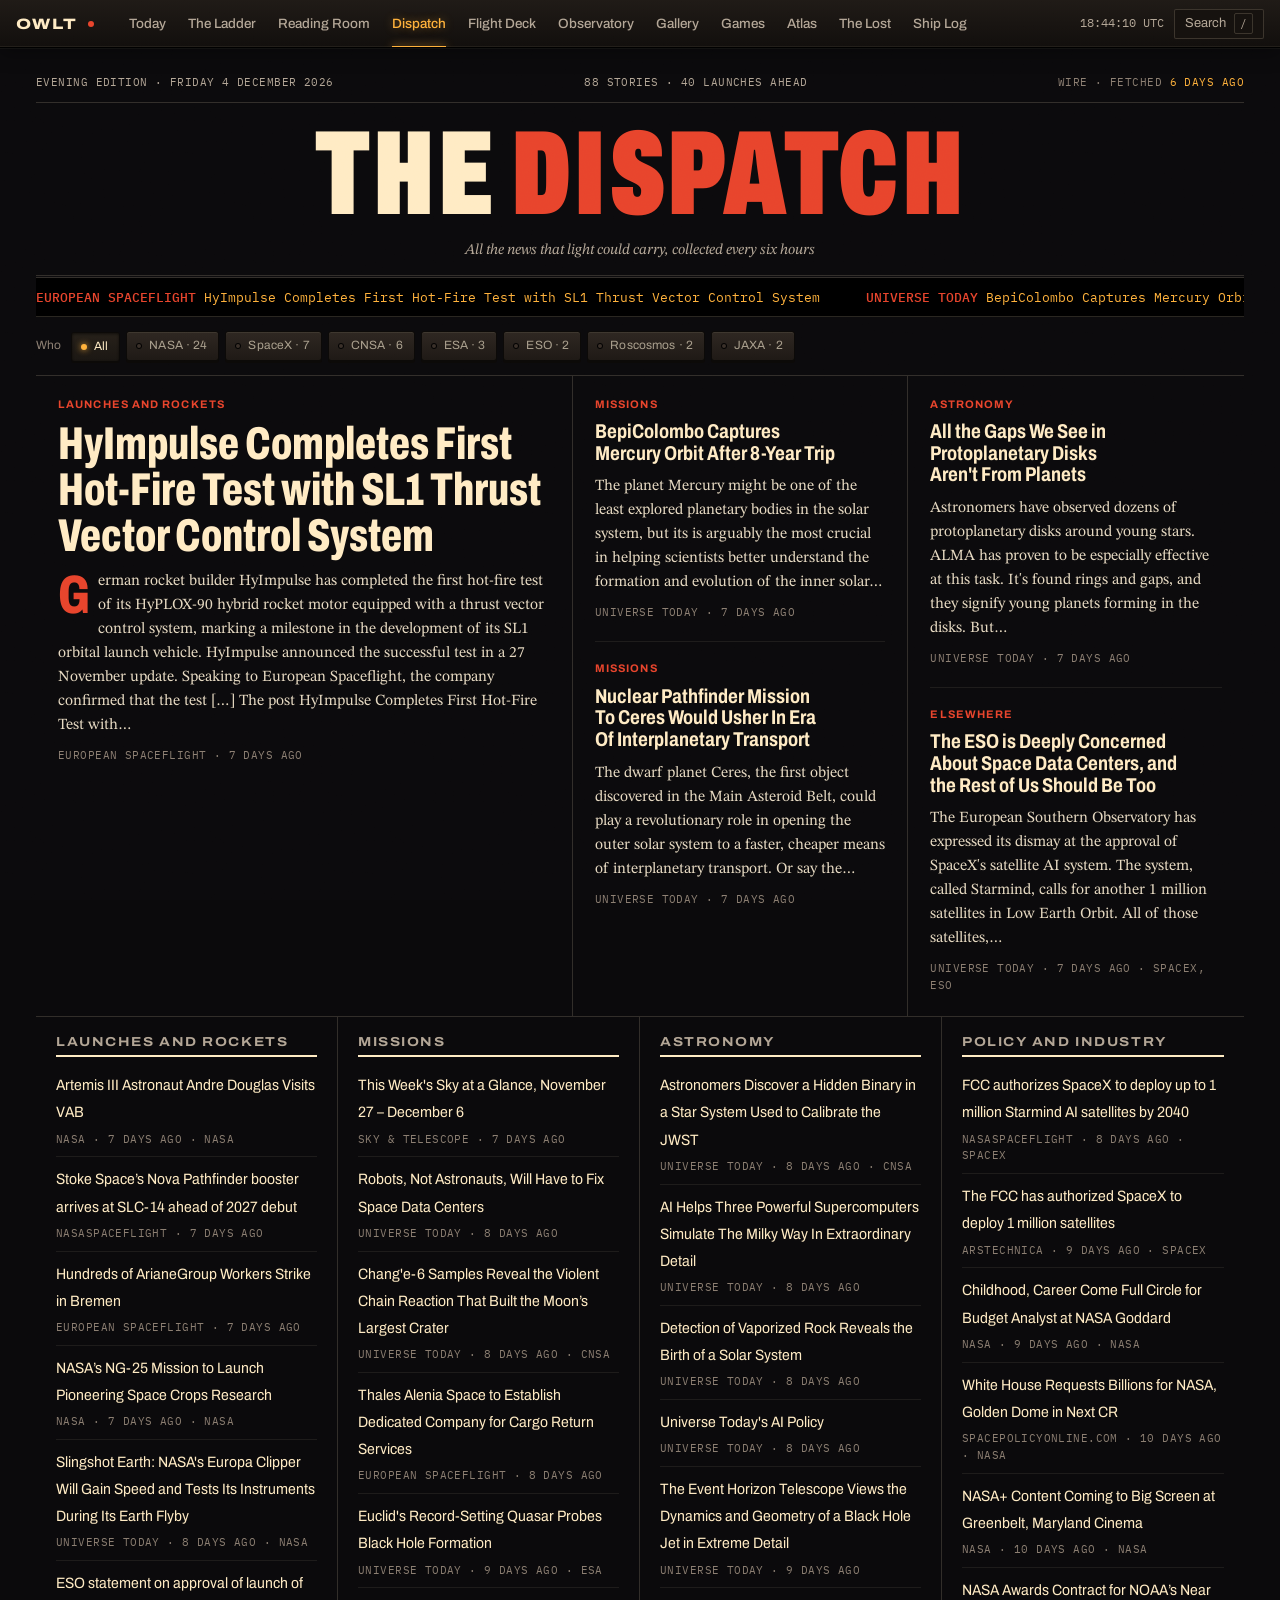
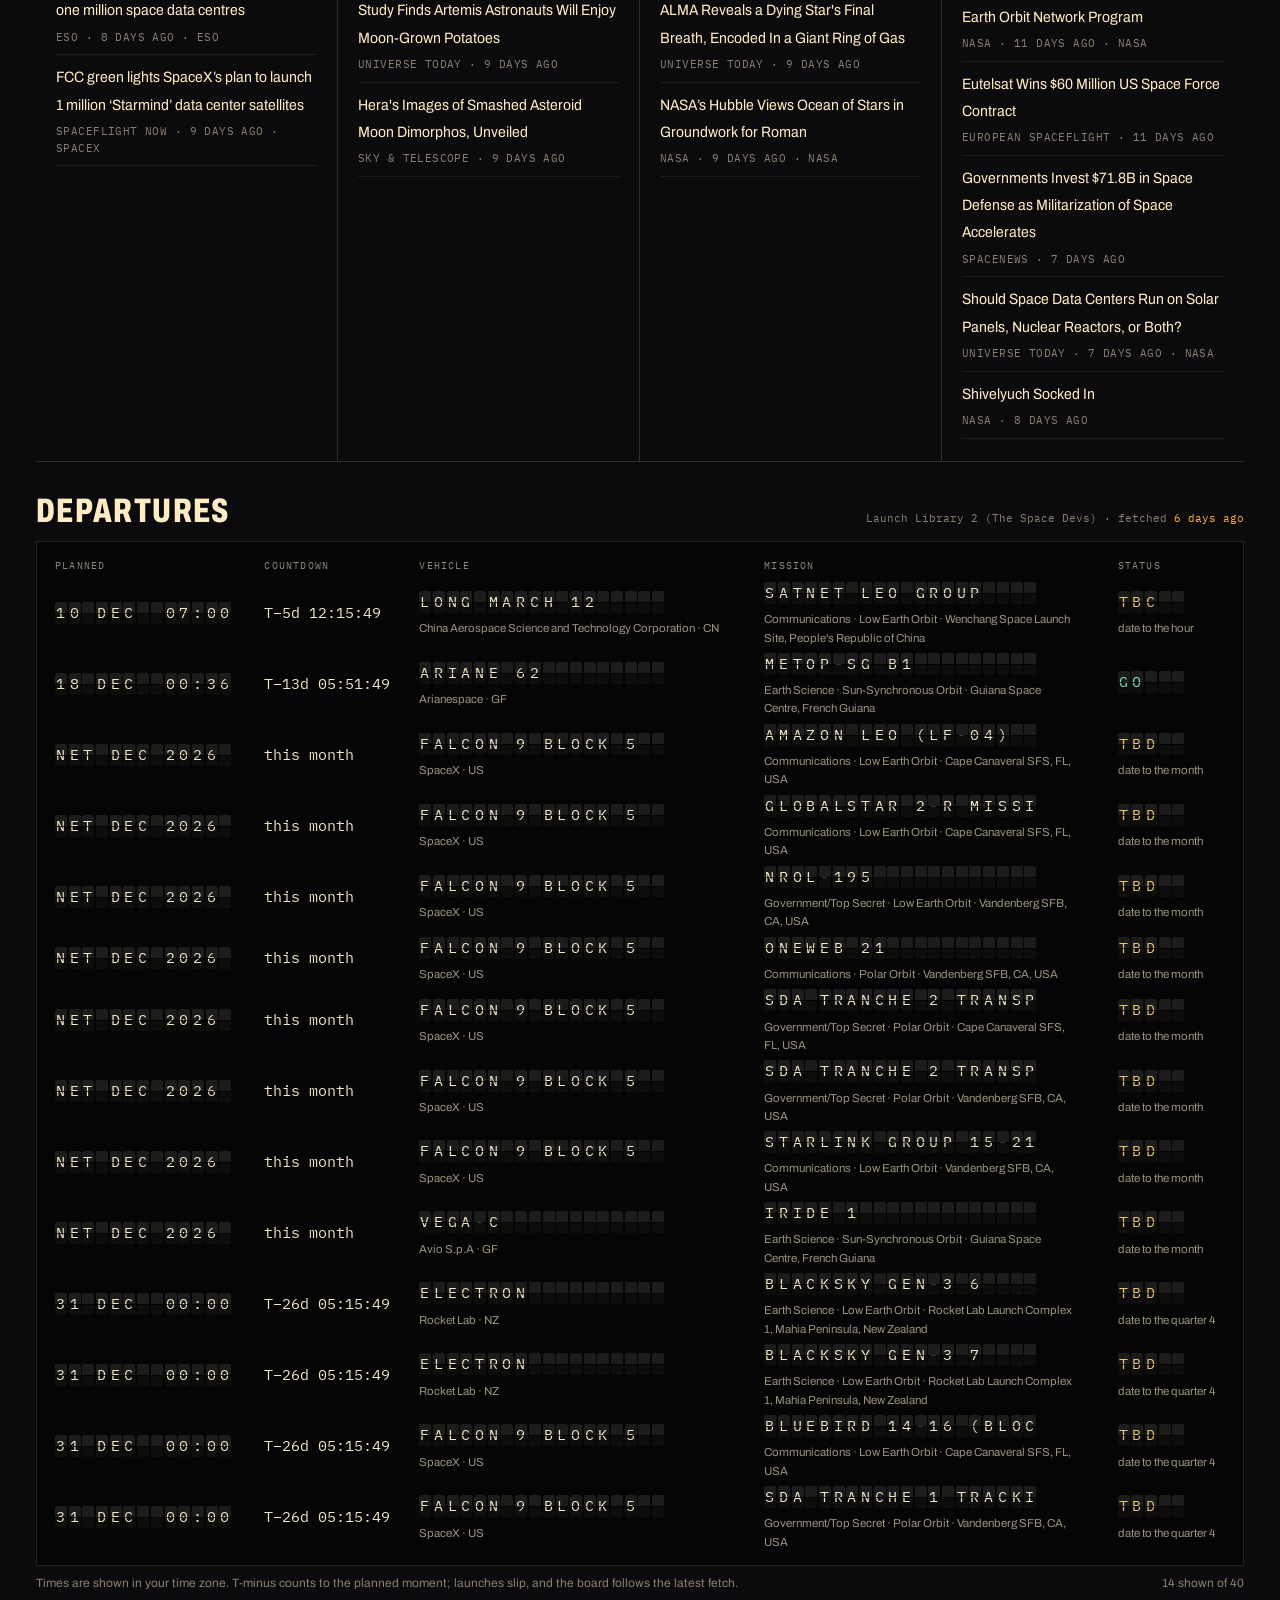
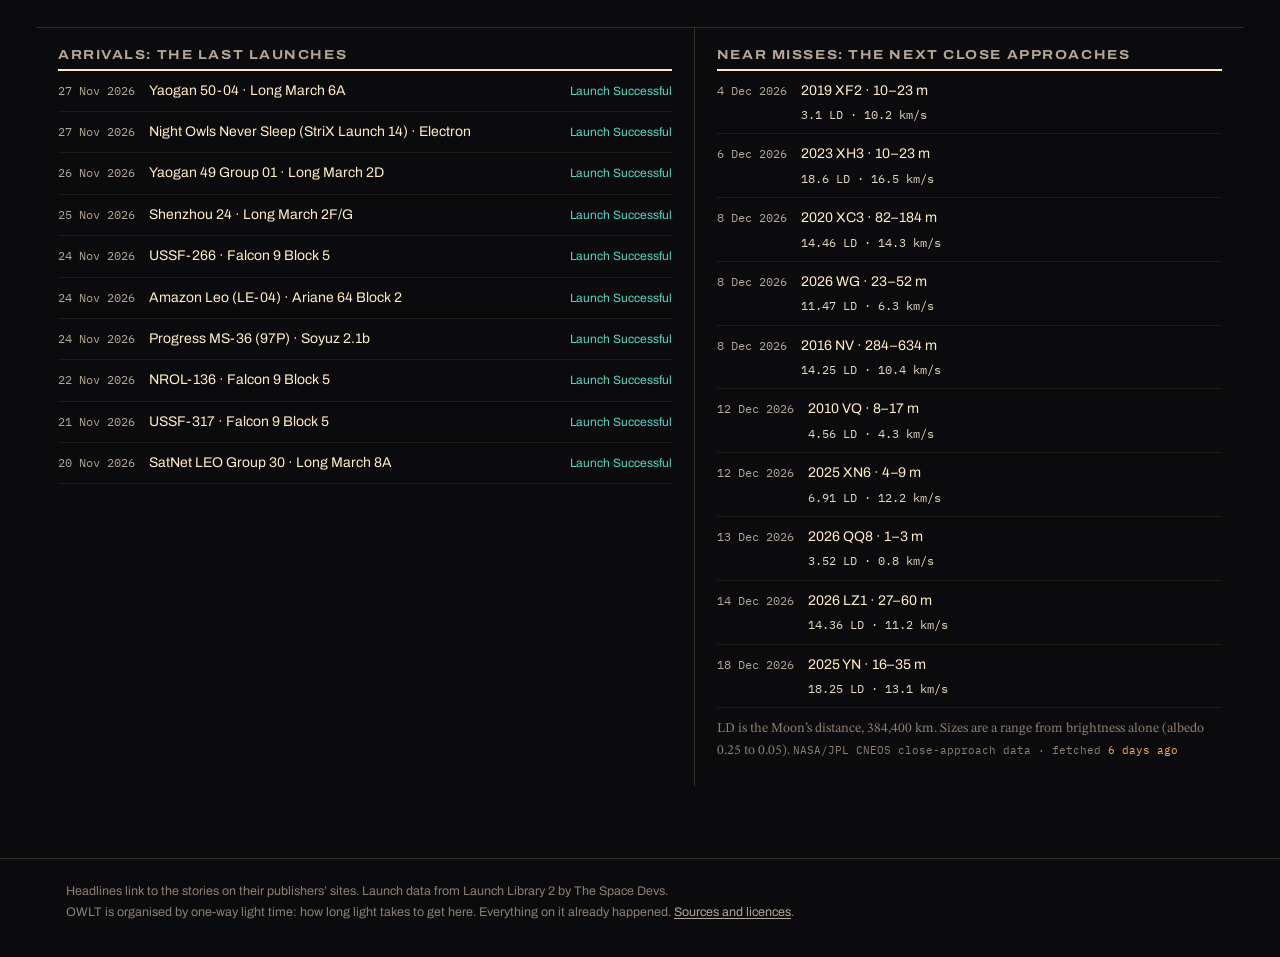
<file: dispatch.html>
<!doctype html>
<html lang="en">
<head>
<meta charset="utf-8">
<meta name="viewport" content="width=device-width,initial-scale=1,viewport-fit=cover">
<title>The Dispatch · OWLT</title>
<meta name="description" content="Space news from NASA, ESA, ESO, JAXA, ISRO and the space press, a departures board of upcoming launches, and the week's close approaches.">
<link rel="stylesheet" href="css/core.css">
<style>
/* The Dispatch is a broadsheet printed by a machine that has been to orbit: a condensed nameplate, column rules,
   a teletype that never stops, and a split-flap departures board for launches. */
.paper{max-width:1240px;margin:0 auto;padding-left:var(--gut-l);padding-right:var(--gut-r)}
.nameplate{text-align:center;padding-top:26px;border-bottom:3px double var(--hair)}
.nameplate .ed{display:flex;justify-content:space-between;gap:12px;flex-wrap:wrap;font-family:var(--f-data);font-size:11px;color:var(--mute);letter-spacing:.04em;text-transform:uppercase;padding-bottom:10px;border-bottom:1px solid var(--hair)}
.nameplate h1{font-size:clamp(46px,10vw,120px);font-stretch:62%;font-weight:900;letter-spacing:.02em;text-transform:uppercase;line-height:.95;padding-block:14px 8px;color:var(--starlight)}
.nameplate h1 span{color:var(--ha)}
.nameplate .motto{font-family:var(--f-text);font-style:italic;color:var(--mute);font-size:15px;padding-bottom:12px}
.ticker{overflow:hidden;border-bottom:1px solid var(--hair);background:#000;white-space:nowrap;position:relative}
.ticker .run{display:inline-flex;gap:46px;padding:9px 0;animation:tick var(--dur,120s) linear infinite;font-family:var(--f-data);font-size:12.5px;color:var(--sodium)}
.ticker .run a{color:var(--sodium);text-decoration:none} .ticker .run a:hover{color:var(--o3)}
.ticker .run b{color:var(--ha);font-weight:500;margin-right:8px}
.ticker:hover .run{animation-play-state:paused}
@keyframes tick{from{transform:translateX(0)}to{transform:translateX(-50%)}}
@media (prefers-reduced-motion:reduce){.ticker .run{animation:none;flex-wrap:wrap;white-space:normal;gap:8px 30px;padding:9px 16px}}
.chips{display:flex;flex-wrap:wrap;gap:6px;padding-block:14px;border-bottom:1px solid var(--hair)}
.chips .lab{font-family:var(--f-display);font-size:12px;color:var(--faint);align-self:center;margin-right:4px}

.front{display:grid;grid-template-columns:1.6fr 1fr 1fr;gap:0;border-bottom:1px solid var(--hair)}
.front > *{padding:20px 22px 22px;border-right:1px solid var(--hair);min-width:0}
.front > *:last-child{border-right:0}
.lead h2{font-size:clamp(30px,3.6vw,46px);font-stretch:70%;font-weight:800;line-height:1;text-transform:none}
.story h3{font-size:20px;font-stretch:80%;font-weight:700;line-height:1.08}
.lead h2 a,.story h3 a{color:var(--starlight);text-decoration:none} .lead h2 a:hover,.story h3 a:hover{color:var(--o3)}
.kick{font-family:var(--f-display);font-size:11px;font-weight:700;letter-spacing:.1em;text-transform:uppercase;color:var(--ha);margin-bottom:8px}
.lead p,.story p{margin-top:10px;font-size:15.5px;line-height:1.55;color:var(--text)}
.lead p::first-letter{float:left;font-family:var(--f-display);font-stretch:70%;font-weight:800;font-size:54px;line-height:.85;padding:4px 8px 0 0;color:var(--ha)}
.by{margin-top:10px;font-family:var(--f-data);font-size:10.5px;color:var(--faint);text-transform:uppercase;letter-spacing:.04em}
.story + .story{margin-top:20px;padding-top:18px;border-top:1px solid var(--hair2)}

.desks{display:grid;grid-template-columns:repeat(4,minmax(0,1fr));border-bottom:1px solid var(--hair)}
.desk{padding:18px 20px 22px;border-right:1px solid var(--hair);min-width:0}
.desk:last-child{border-right:0}
.desk h2{font-size:13px;letter-spacing:.12em;text-transform:uppercase;font-stretch:115%;color:var(--mute);border-bottom:2px solid var(--starlight);padding-bottom:6px;margin-bottom:6px}
.desk ul{list-style:none;margin:0;padding:0}
.desk li{padding:9px 0;border-bottom:1px solid var(--hair2)}
.desk li a{font-family:var(--f-display);font-stretch:92%;font-size:15px;line-height:1.28;color:var(--starlight);text-decoration:none}
.desk li a:hover{color:var(--o3)}
.desk li .by{margin-top:4px}
.desk .none{color:var(--faint);font-family:var(--f-display);font-size:13px;padding-top:8px}

/* the departures board */
.board-wrap{padding-block:30px 10px;scroll-margin-top:calc(var(--nav-h) + 8px)}
.board-head{display:flex;justify-content:space-between;align-items:baseline;gap:12px;flex-wrap:wrap}
.board-head h2{font-size:clamp(24px,3vw,34px);font-stretch:70%;font-weight:800;text-transform:uppercase;letter-spacing:.04em}
.board{margin-top:12px;background:#050505;border:1px solid #222;padding:10px;overflow-x:auto}
.board table{width:100%;border-collapse:separate;border-spacing:0 4px;min-width:820px}
.board th{font-family:var(--f-data);font-size:10px;font-weight:400;color:#8a8a7a;text-align:left;letter-spacing:.12em;text-transform:uppercase;padding:2px 8px}
.board td{padding:0 8px;vertical-align:middle}
.flap{display:inline-flex;gap:2px}
.flap i{display:inline-block;width:.78em;height:1.5em;line-height:1.5em;text-align:center;font-style:normal;background:linear-gradient(#1c1c1a 0 49%,#0d0d0c 50% 100%);color:#F2E6C9;font-family:var(--f-data);font-size:15px;border-radius:2px;position:relative;box-shadow:inset 0 -1px 0 rgba(0,0,0,.6)}
.flap i::after{content:"";position:absolute;left:0;right:0;top:50%;height:1px;background:rgba(0,0,0,.75)}
.flap i.go{animation:flip .5s steps(6) var(--d,0s) both}
@keyframes flip{0%{transform:rotateX(0);color:#555}50%{transform:rotateX(80deg);color:#999}100%{transform:rotateX(0)}}
@media (prefers-reduced-motion:reduce){.flap i.go{animation:none}}
.board .st-go i{color:#7CE3B5} .board .st-tbd i{color:#E8C27A} .board .st-hold i,.board .st-fail i{color:#FF7A5C}
.board .sub{display:block;font-family:var(--f-display);font-size:11.5px;color:#9a917f;margin-top:3px;max-width:44ch;white-space:normal}
.board .tm{font-family:var(--f-data);font-size:15px;color:#F2E6C9;white-space:nowrap;font-variant-numeric:tabular-nums}
.board-foot{display:flex;justify-content:space-between;gap:12px;flex-wrap:wrap;margin-top:8px;font-family:var(--f-display);font-size:12px;color:var(--faint)}
.empty-board{padding:22px;color:#9a917f;font-family:var(--f-data);font-size:13px;text-align:center}

.lower{display:grid;grid-template-columns:1.2fr 1fr;gap:0;border-top:1px solid var(--hair);margin-top:24px;margin-bottom:50px}
.lower > section{padding:20px 22px 24px;border-right:1px solid var(--hair);min-width:0}
.lower > section:last-child{border-right:0}
.lower h2{font-size:13px;letter-spacing:.12em;text-transform:uppercase;font-stretch:115%;color:var(--mute);border-bottom:2px solid var(--starlight);padding-bottom:6px}
.recent li,.neo li{display:grid;grid-template-columns:auto 1fr auto;gap:4px 14px;align-items:baseline;padding:9px 0;border-bottom:1px solid var(--hair2)}
.recent ul,.neo ul{list-style:none;margin:0;padding:0}
.recent .d,.neo .d{font-family:var(--f-data);font-size:11.5px;color:var(--mute);white-space:nowrap}
.recent .n,.neo .n{font-family:var(--f-display);font-size:14px;color:var(--starlight);min-width:0}
.recent .o{font-family:var(--f-display);font-size:12px;white-space:nowrap}
.recent .o.ok{color:var(--o3)} .recent .o.bad{color:var(--ha)}
/* a close approach's distance and speed sit under its name, so a long line never runs into it */
.neo li{grid-template-columns:auto minmax(0,1fr)}
.neo .x{grid-column:2;font-family:var(--f-data);font-size:11.5px;color:var(--text)}
.neo .note,.recent .note{margin-top:10px;font-size:13.5px;color:var(--faint)}

@media (max-width:980px){.front{grid-template-columns:1fr 1fr}.front .lead{grid-column:1 / -1;border-right:0;border-bottom:1px solid var(--hair)}.desks{grid-template-columns:1fr 1fr}.desk:nth-child(2n){border-right:0}.desk{border-bottom:1px solid var(--hair)}}
@media (max-width:640px){.front{grid-template-columns:1fr}.front > *{border-right:0;border-bottom:1px solid var(--hair)}.desks{grid-template-columns:1fr}.desk{border-right:0}.lower{grid-template-columns:1fr}.lower > section{border-right:0}}
</style>
</head>
<body>
<main class="paper">
  <header class="nameplate">
    <div class="ed" id="ed"></div>
    <h1>The <span>Dispatch</span></h1>
    <div class="motto">All the news that light could carry, collected every six hours</div>
  </header>
  <div class="ticker" id="ticker" aria-label="Latest headlines"></div>
  <div class="chips" id="chips" role="group" aria-label="Filter by who"></div>
  <section class="front" id="front"></section>
  <section class="desks" id="desks"></section>
  <section class="board-wrap" id="launches">
    <div class="board-head"><h2>Departures</h2><span class="stamp" id="lstamp"></span></div>
    <div class="board" id="board"></div>
    <div class="board-foot"><span>Times are shown in your time zone. T-minus counts to the planned moment; launches slip, and the board follows the latest fetch.</span><span id="lcount"></span></div>
  </section>
  <section class="lower">
    <section class="recent"><h2>Arrivals: the last launches</h2><div id="recent"></div></section>
    <section class="neo"><h2>Near misses: the next close approaches</h2><div id="neo"></div></section>
  </section>
</main>
<script src="js/core.js"></script>
<script src="js/dispatch.js"></script>
</body>
</html>
</file>
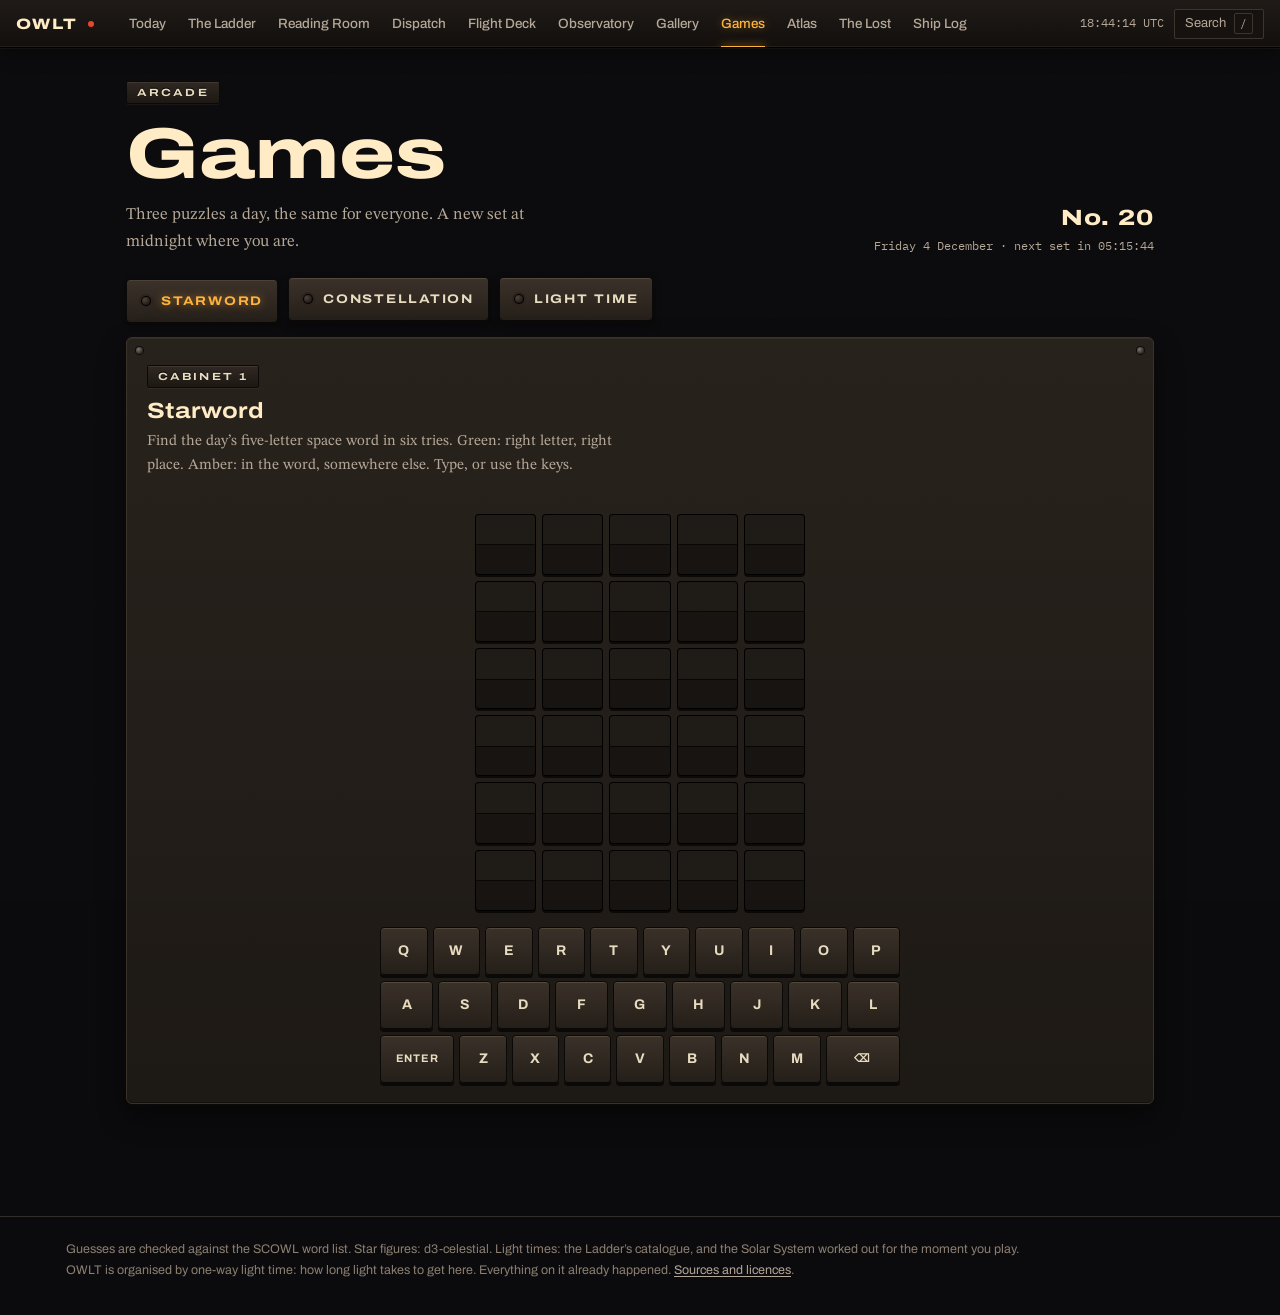
<file: games.html>
<!doctype html>
<html lang="en">
<head>
<meta charset="utf-8">
<meta name="viewport" content="width=device-width,initial-scale=1,viewport-fit=cover">
<title>Games · OWLT</title>
<meta name="description" content="Three space puzzles a day, the same for everyone: guess the word, name the constellation, and time the light.">
<link rel="stylesheet" href="css/core.css">
<style>
/* The Games are an arcade of three cabinets, each a small instrument: a split-flap board for words, a plotter screen for star figures,
   and a radio dial, tuned in powers of ten, for how long light has been travelling. A new set every midnight, wherever you are. */
.arc{max-width:1060px;margin:0 auto;padding:30px max(16px,env(safe-area-inset-right,0px)) 40px max(16px,env(safe-area-inset-left,0px))}
.ahead{display:flex;justify-content:space-between;align-items:flex-end;gap:14px 30px;flex-wrap:wrap}
.ahead h1{margin-top:10px;font-size:clamp(38px,6.5vw,72px);font-stretch:125%;font-weight:800}
.ahead .lede{color:var(--mute);font-size:16.5px;max-width:52ch;margin-top:8px}
.ahead .day{margin-left:auto;text-align:right;font-family:var(--f-data);font-size:12px;color:var(--mute)}
.ahead .day b{display:block;font-family:var(--f-display);font-stretch:125%;font-size:22px;font-weight:800;color:var(--starlight);letter-spacing:.04em}
.cabs{display:flex;gap:10px;margin-top:22px;flex-wrap:wrap}
.cabs .push{min-height:44px;font-size:12.5px}
.cabs .push .lamp{margin-right:2px}
@media (max-width:560px){
  .cabs{display:grid;grid-template-columns:repeat(3,minmax(0,1fr));gap:6px}
  .cabs .push{flex-direction:column;gap:7px;min-height:60px;padding:8px 4px;font-size:10px;letter-spacing:.05em}
  .ahead .day{text-align:left;margin-left:0}
}
.game{margin-top:16px}
.game h2{font-family:var(--f-display);font-stretch:118%;font-size:22px;margin-top:10px}
.game .how{color:var(--mute);font-size:15px;margin-top:6px;max-width:70ch}
.cols{display:grid;grid-template-columns:minmax(0,1fr) minmax(0,1fr);gap:20px 30px;margin-top:18px;align-items:start}
@media (max-width:820px){.cols{grid-template-columns:1fr}}
.msg{min-height:26px;margin-top:10px;text-align:center}
.msg .tape{font-size:12px}

/* Starword: split-flap tiles */
.board{display:grid;grid-template-rows:repeat(6,1fr);gap:6px;width:min(100%,330px);margin:0 auto}
.row{display:grid;grid-template-columns:repeat(5,1fr);gap:6px}
.row.shake{animation:shake .38s}
@keyframes shake{20%,60%{transform:translateX(-6px)}40%,80%{transform:translateX(6px)}}
.tile{position:relative;aspect-ratio:1;display:grid;place-items:center;border-radius:4px;background:linear-gradient(#1e1a16 50%,#171310 50%);
  box-shadow:inset 0 0 0 1px #000,0 2px 0 #0b0907;font-family:var(--f-display);font-stretch:118%;font-weight:800;font-size:clamp(22px,6vw,30px);color:var(--engr);text-transform:uppercase}
.tile::after{content:"";position:absolute;left:0;right:0;top:50%;height:1px;background:rgba(0,0,0,.75)}
.tile.typed{box-shadow:inset 0 0 0 1px #5a4c3f,0 2px 0 #0b0907}
.tile.hit{background:linear-gradient(#2f8a5c 50%,#287a51 50%);color:#fff}
.tile.near{background:linear-gradient(#c98a1d 50%,#b67b16 50%);color:#fff}
.tile.miss{background:linear-gradient(#3a332d 50%,#332d28 50%);color:#a89e8c}
.tile.flip{animation:flip .4s ease both}
@keyframes flip{0%{transform:perspective(300px) rotateX(0)}50%{transform:perspective(300px) rotateX(90deg)}100%{transform:perspective(300px) rotateX(0)}}
.keys{display:grid;gap:6px;margin-top:16px;width:min(100%,520px);margin-inline:auto}
.keys .kr{display:flex;gap:5px;justify-content:center}
.key{flex:1 1 0;min-width:0;height:48px;border:1px solid #0b0907;border-radius:4px;cursor:pointer;color:var(--engr);background:linear-gradient(#3a3129,#251f19);
  box-shadow:inset 0 1px 0 rgba(255,235,196,.12),0 3px 0 #0b0907;font-family:var(--f-display);font-weight:700;font-size:14px;text-transform:uppercase;padding:0}
.key.wide{flex:1.6 1 0;font-size:11px;letter-spacing:.08em}
.key:active{transform:translateY(2px);box-shadow:inset 0 1px 0 rgba(255,235,196,.08),0 1px 0 #0b0907}
.key.hit{background:linear-gradient(#36a06a,#287a51);color:#fff}.key.near{background:linear-gradient(#d99a2a,#b67b16);color:#fff}.key.miss{background:linear-gradient(#2a2420,#1b1714);color:#6f665b}

/* Constellation: a plotter screen */
.plot{aspect-ratio:1;width:100%;max-width:440px;margin:0 auto;display:block}
.plot svg{display:block;width:100%;height:100%}
.guess{display:flex;gap:8px;margin-top:14px}
.guess input{flex:1;min-width:0;height:40px;padding:0 12px;border:1px solid #3a3129;border-radius:4px;background:#0f0d0b;color:var(--starlight);font-family:var(--f-display);font-size:15px}
.guess input:focus{outline:1px solid var(--o3)}
.clues{list-style:none;margin:12px 0 0;padding:0;display:grid;gap:6px}
.clues li{display:grid;grid-template-columns:minmax(0,1fr) auto auto auto;gap:10px;align-items:center;padding:7px 10px;border:1px solid #3a3129;border-radius:4px;background:#14110e;font-family:var(--f-data);font-size:12.5px}
.clues li b{font-family:var(--f-display);font-size:14px;color:var(--starlight);overflow:hidden;text-overflow:ellipsis;white-space:nowrap}
.clues li.win{border-color:rgba(124,255,178,.6)}
.clues .pct{color:var(--sodium)}
.clues svg{width:24px;height:24px;flex:none}
.hints{margin-top:10px;font-family:var(--f-type);font-size:14.5px;color:var(--mute)}

/* Light Time: a tuning dial */
.target{font-family:var(--f-display);font-stretch:118%;font-size:clamp(26px,4vw,38px);font-weight:800;color:var(--starlight);margin-top:8px;line-height:1.1}
.ask{color:var(--mute);font-size:15px;margin-top:4px}
.dial{position:relative;margin-top:18px;height:132px;border-radius:8px;overflow:hidden;cursor:ew-resize;touch-action:pan-y;user-select:none;-webkit-user-select:none;
  background:linear-gradient(#efe3c4,#e1d2ad);box-shadow:inset 0 0 0 2px #3a3129,inset 0 6px 18px rgba(0,0,0,.35),0 0 0 6px #1c1915,0 0 0 7px #000}
.dial.focus{outline:2px solid var(--o3);outline-offset:9px}
.dial .scale{position:absolute;inset:18px 22px 44px}
.dial .tk{position:absolute;bottom:0;width:1px;height:9px;background:#5b4a37}
.dial .tk.big{height:24px;width:2px;margin-left:-1px;background:#2c2218}
.dial .tk span{position:absolute;top:calc(100% + 4px);left:0;transform:translateX(-50%);font-family:var(--f-display);font-weight:700;font-size:10.5px;color:#2c2218;white-space:nowrap}
.dial .tk.lo span{top:calc(100% + 19px)}
.dial .needle{position:absolute;top:-14px;bottom:-4px;width:3px;margin-left:-1.5px;background:var(--ha);box-shadow:0 0 6px rgba(232,68,44,.6);pointer-events:none}
.dial .mark{position:absolute;top:-6px;width:12px;height:12px;margin-left:-6px;border-radius:50%;border:2px solid #1c1915;pointer-events:none}
.dial .mark.hit{background:#36a06a}.dial .mark.near{background:#d99a2a}.dial .mark.miss{background:#b0412b}
.dial .mark.true{top:auto;bottom:30px;width:14px;height:14px;margin-left:-7px;background:#1f7a4c;box-shadow:0 0 0 2px #efe3c4,0 0 10px rgba(31,122,76,.7)}
.dial input{position:absolute;left:22px;right:22px;top:0;bottom:0;width:calc(100% - 44px);opacity:0;margin:0;pointer-events:none}
.read{display:flex;justify-content:space-between;align-items:center;gap:12px;flex-wrap:wrap;margin-top:14px}
.read .val{font-family:var(--f-data);font-size:20px;color:var(--sodium);min-width:0}
.steps{display:flex;gap:6px;flex-wrap:wrap}
.tries{list-style:none;margin:14px 0 0;padding:0;display:grid;gap:6px}
.tries li{display:flex;justify-content:space-between;gap:4px 12px;flex-wrap:wrap;padding:7px 10px;border:1px solid #3a3129;border-radius:4px;background:#14110e;font-family:var(--f-data);font-size:12.5px}
.tries li.left{border-style:dashed;color:var(--mute);background:none}
.tries li .h{color:#7CFFB2}.tries li .n{color:var(--sodium)}.tries li .m{color:#ff8a72}

/* suggestions under the constellation box */
.sugg{display:flex;flex-wrap:wrap;gap:6px;margin-top:8px}
.sugg:empty{display:none}
.sugg .opt{display:inline-flex;gap:6px;align-items:baseline;padding:6px 10px;border:1px solid #3a3129;border-radius:4px;background:#1b1713;color:var(--starlight);cursor:pointer;font-family:var(--f-display);font-size:13.5px}
.sugg .opt span{color:var(--mute);font-size:12px}
.sugg .opt:hover,.sugg .opt:focus-visible{border-color:var(--sodium)}
.clues .dir{display:inline-flex;align-items:center;gap:4px;min-width:52px;color:var(--o3)}

/* the result card */
.done{margin-top:22px;padding-top:16px;border-top:1px dashed #4a3e33}
.done h3{font-family:var(--f-display);font-stretch:118%;font-size:20px;color:var(--starlight);margin-top:10px}
.done p{margin-top:8px;font-size:15.5px}
.done .row2{display:flex;flex-wrap:wrap;gap:8px;margin-top:12px;align-items:center}
.stats{display:flex;gap:16px 26px;flex-wrap:wrap;margin-top:14px}
.stats div{font-family:var(--f-display);font-size:11px;letter-spacing:.08em;text-transform:uppercase;color:var(--faint)}
.stats b{display:block;font-family:var(--f-data);font-weight:400;font-size:24px;letter-spacing:0;color:var(--starlight)}
.dist{display:grid;gap:3px;margin-top:12px;max-width:340px}
.dist div{display:grid;grid-template-columns:14px 1fr;gap:6px;align-items:center;font-family:var(--f-data);font-size:11px;color:var(--mute)}
.dist i{display:block;height:14px;min-width:16px;background:#3a332d;color:#fff;font-style:normal;font-size:10px;text-align:right;padding-right:4px;line-height:14px}
.dist i.me{background:#287a51}
.copied{font-family:var(--f-data);font-size:11.5px;color:var(--o3)}
.sharebox{width:100%;margin-top:8px;font-family:var(--f-data);font-size:12px;background:#0f0d0b;color:var(--text);border:1px solid #3a3129;border-radius:4px;padding:8px}
@media (prefers-reduced-motion:reduce){.tile.flip,.row.shake{animation:none}}
</style>
</head>
<body>
<main class="arc">
  <header class="ahead">
    <div><span class="plate">Arcade</span><h1>Games</h1><p class="lede">Three puzzles a day, the same for everyone. A new set at midnight where you are.</p></div>
    <div class="day"><b id="dayNo"></b><span id="dayNext"></span></div>
  </header>
  <nav class="cabs" id="cabs" aria-label="Games">
    <button class="push" type="button" data-game="starword" aria-pressed="false"><i class="lamp"></i>Starword</button>
    <button class="push" type="button" data-game="constellation" aria-pressed="false"><i class="lamp"></i>Constellation</button>
    <button class="push" type="button" data-game="light" aria-pressed="false"><i class="lamp"></i>Light Time</button>
  </nav>

  <section class="game panel" id="g-starword" hidden>
    <span class="plate">Cabinet 1</span><h2>Starword</h2>
    <p class="how">Find the day’s five-letter space word in six tries. Green: right letter, right place. Amber: in the word, somewhere else. Type, or use the keys.</p>
    <div class="msg" id="swMsg" aria-live="polite"></div>
    <div class="board" id="swBoard" role="grid" aria-label="Your guesses"></div>
    <p class="sr" id="swSr" aria-live="polite"></p>
    <div class="keys" id="swKeys"></div>
    <div id="swDone"></div>
  </section>

  <section class="game panel" id="g-constellation" hidden>
    <span class="plate">Cabinet 2</span><h2>Constellation</h2>
    <p class="how">Name the constellation from its figure, north up and east to the left, as it looks in the sky. Each wrong guess tells you how far away the answer is on the sky, and which way.</p>
    <div class="cols">
      <div><div class="crt plot" id="coPlot"></div></div>
      <div>
        <form class="guess" id="coForm" autocomplete="off"><input id="coIn" placeholder="Type a constellation" aria-label="Your guess: a constellation’s Latin or English name" enterkeyhint="go" autocapitalize="words" spellcheck="false"><button class="push" type="submit">Guess</button></form>
        <div class="sugg" id="coSugg" aria-label="Suggestions"></div>
        <div class="msg" id="coMsg" aria-live="polite"></div>
        <ul class="clues" id="coClues"></ul>
        <p class="hints" id="coHints"></p>
      </div>
    </div>
    <div id="coDone"></div>
  </section>

  <section class="game panel" id="g-light" hidden>
    <span class="plate">Cabinet 3</span><h2>Light Time</h2>
    <p class="how">How long has the light been on its way? Tune the dial, which runs in powers of ten from a second to the age of the universe, and lock it in. Five tries; within a factor of two wins.</p>
    <div class="target" id="ltTarget"></div>
    <p class="ask" id="ltAsk"></p>
    <div class="dial" id="ltDial"><div class="scale" id="ltScale"></div><input type="range" id="ltIn" min="-0.5" max="18" step="0.05" value="9" aria-label="How long the light has been travelling, from a second to billions of years"></div>
    <div class="read"><span class="val" id="ltVal" aria-live="polite"></span><span class="steps"><button class="push" type="button" id="ltDown" aria-label="Shorter">◀</button><button class="push" type="button" id="ltUp" aria-label="Longer">▶</button><button class="push" type="button" id="ltGo">Lock it in</button></span></div>
    <ul class="tries" id="ltTries"></ul>
    <div id="ltDone"></div>
  </section>
</main>
<script src="js/core.js"></script>
<script src="js/astro.js"></script>
<script src="js/games.js"></script>
</body>
</html>
</file>
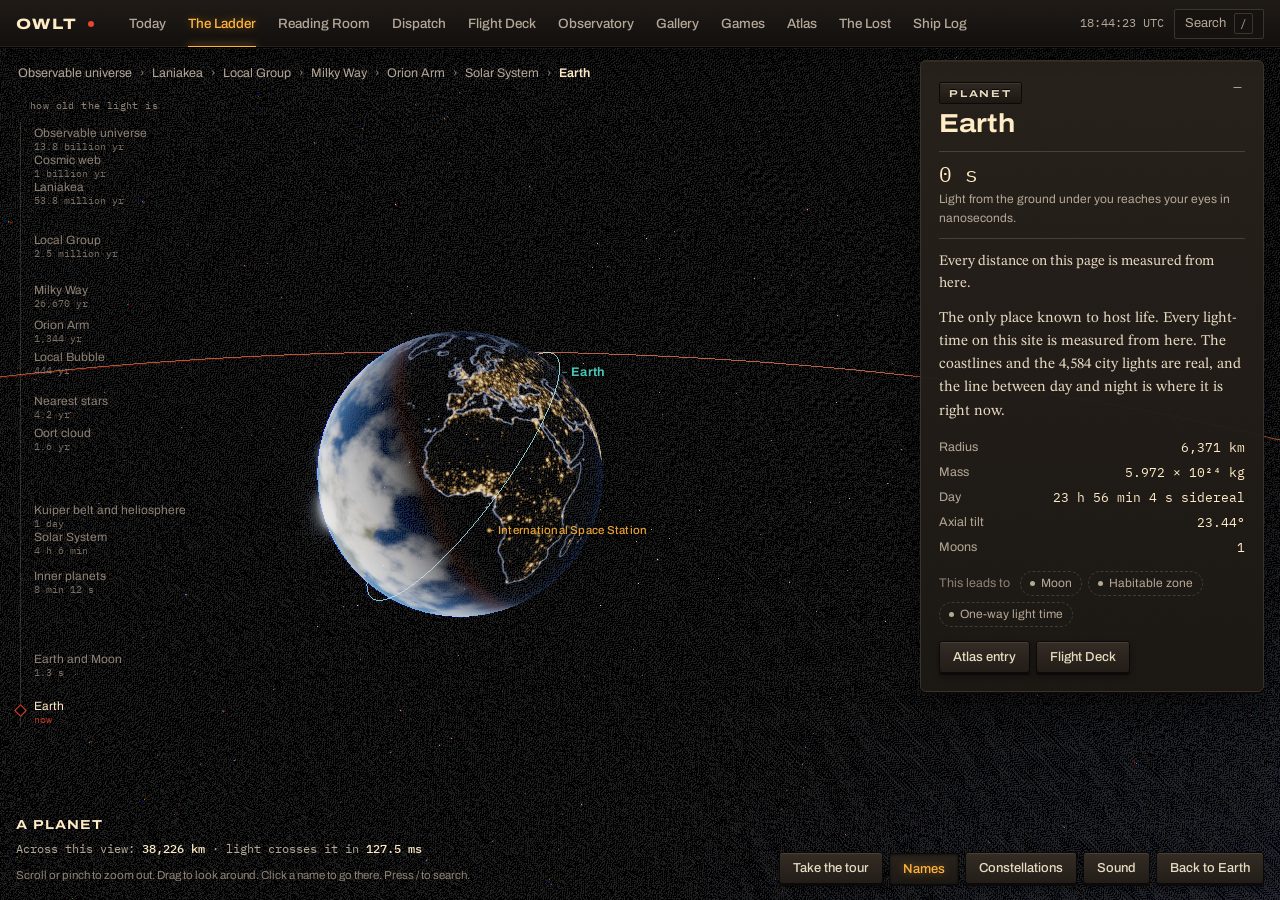
<file: ladder.html>
<!doctype html>
<html lang="en">
<head>
<meta charset="utf-8">
<meta name="viewport" content="width=device-width,initial-scale=1,viewport-fit=cover">
<title>The Ladder · OWLT</title>
<meta name="description" content="One continuous place from the ground under you to the edge of the observable universe, with every object placed where it really is.">
<link rel="stylesheet" href="css/core.css">
<!-- what the first view needs, fetched while the scripts load (the rest of the catalogue follows the first frame) -->
<link rel="preload" href="vendor/three.min.js" as="script">
<link rel="preload" href="data/catalog/solar.json" as="fetch" crossorigin>
<link rel="preload" href="data/catalog/structures.json" as="fetch" crossorigin>
<link rel="preload" href="data/catalog/stars.json" as="fetch" crossorigin>
<link rel="preload" href="data/catalog/constellations.json" as="fetch" crossorigin>
<link rel="preload" href="data/catalog/sky.bin" as="fetch" crossorigin>
<link rel="preload" href="data/catalog/earth.webp" as="image" crossorigin><!-- three.js asks for textures with crossOrigin="anonymous" -->
<style>
/* Layout: the sky fills the window under the bar. Scale rail on the left, the focused object's card on the right,
   readout and controls along the bottom. Every panel is solid ground, never glass. */
html,body{height:100%;overflow:hidden}
body{background:#000}
#stage{position:fixed;inset:var(--nav-h) 0 0 0;overflow:hidden;touch-action:none;cursor:grab}
#stage.drag{cursor:grabbing}
#gl{position:absolute;inset:0;width:100%;height:100%;display:block}
#labels{position:absolute;inset:0;pointer-events:none;overflow:hidden}
.lb{position:absolute;left:0;top:0;pointer-events:auto;cursor:pointer;background:none;border:0;padding:2px 4px 2px 9px;white-space:nowrap;
  font-family:var(--f-display);font-size:11.5px;font-weight:500;letter-spacing:.02em;color:var(--starlight);text-shadow:0 0 2px #000,0 0 5px #000,0 0 11px #000,0 0 18px rgba(0,0,0,.85);
  will-change:transform;opacity:.9}
.lb::before{content:"";position:absolute;left:0;top:50%;width:5px;height:1px;background:currentColor;opacity:.6}
.lb.l{padding:2px 9px 2px 4px;text-align:right}
.lb.l::before{left:auto;right:0}
.lb:hover,.lb:focus-visible{color:var(--o3);opacity:1}
.lb.k-galaxy,.lb.k-satellite,.lb.k-cluster,.lb.k-supercluster,.lb.k-wall,.lb.k-void,.lb.k-structure{color:var(--bstar)}
.lb.k-nebula,.lb.k-remnant{color:#F29A86}
.lb.k-probe{color:var(--sodium)}
.lb.k-hz{color:var(--o3)}
.lb.k-planet{color:var(--text)}
.lb.k-horizon{color:var(--ha);font-stretch:118%;letter-spacing:.08em;text-transform:uppercase;font-size:10.5px}
.lb.k-sky{color:var(--mute);font-size:10.5px}
.lb.k-arm{color:var(--mute);font-style:italic;pointer-events:none}
.lb.focus{color:var(--o3);font-weight:700;font-size:12.5px}
.lb.home{color:var(--ha);font-weight:700}

/* breadcrumb: where the focus sits inside everything else */
#crumbs{position:absolute;top:12px;left:var(--gut-l);right:380px;display:flex;flex-wrap:wrap;align-items:center;gap:2px 0;
  font-family:var(--f-display);font-size:12.5px;z-index:5;pointer-events:none}
#crumbs a{pointer-events:auto;color:var(--mute);text-decoration:none;padding:3px 2px}
#crumbs a:hover{color:var(--o3)}
#crumbs .sep{color:var(--faint);padding:0 6px}
#crumbs .now{color:var(--starlight);font-weight:600;padding:3px 2px}

/* scale rail: fourteen real rungs on a log axis */
#rail{position:absolute;left:var(--gut-l);top:74px;bottom:172px;width:178px;z-index:5;display:flex}
#rail ol{list-style:none;margin:0;padding:0;position:relative;flex:1}
#rail li{position:absolute;left:14px;right:0;transform:translateY(-50%)}
#rail button{display:block;width:100%;text-align:left;background:none;border:0;padding:2px 4px;cursor:pointer;color:var(--faint);
  font-family:var(--f-display);font-size:12px;line-height:1.25}
#rail button span{display:block;font-family:var(--f-data);font-size:10px;color:var(--faint);opacity:.85}
#rail button:hover,#rail button.on{color:var(--starlight)}
#rail button.on span{color:var(--ha)}
#rail .axis{position:absolute;left:4px;top:0;bottom:0;width:1px;background:var(--hair)}
#rail .knob{position:absolute;left:0;width:9px;height:9px;margin-top:-4.5px;border:1px solid var(--ha);background:#000;transform:rotate(45deg)}
#rail .cap{position:absolute;left:14px;top:-24px;font-family:var(--f-data);font-size:10px;letter-spacing:.04em;color:var(--faint);pointer-events:none}

/* readout */
#readout{position:absolute;left:var(--gut-l);bottom:16px;max-width:min(560px,calc(100% - 32px));z-index:5;pointer-events:none}
#readout .rung{font-family:var(--f-display);font-stretch:118%;font-weight:700;font-size:13px;letter-spacing:.08em;text-transform:uppercase;color:var(--starlight)}
#readout .span{font-family:var(--f-data);font-size:12px;color:var(--mute);margin-top:4px;font-variant-numeric:tabular-nums}
#readout .span b{color:var(--starlight);font-weight:500}
#readout .illus{margin-top:7px;font-family:var(--f-display);font-size:11.5px;color:var(--sodium);max-width:52ch}
#readout .hint{margin-top:7px;font-family:var(--f-display);font-size:11.5px;color:var(--faint)}
#readout .later{margin-top:7px;font-family:var(--f-data);font-size:11px;color:var(--sodium)}
#readout .later::before{content:"";display:inline-block;width:6px;height:6px;margin-right:7px;border-radius:50%;background:var(--sodium);vertical-align:1px;animation:owlt-blink 1s steps(2) infinite}
@keyframes owlt-blink{50%{opacity:.15}}
@media (prefers-reduced-motion:reduce){#readout .later::before{animation:none}}

/* controls */
#ctl{position:absolute;right:var(--gut-r);bottom:16px;display:flex;gap:6px;flex-wrap:wrap;justify-content:flex-end;z-index:6;max-width:calc(100% - 32px)}

/* the focused object's card */
#panel{position:absolute;top:12px;right:var(--gut-r);width:344px;max-height:calc(100% - 80px);overflow-y:auto;z-index:6;
  background:linear-gradient(rgba(39,33,27,.97),rgba(27,23,19,.97));border:1px solid #3a3129;border-radius:6px;padding:18px 18px 18px;scrollbar-width:thin;scrollbar-color:var(--dust3) transparent;
  box-shadow:inset 0 1px 0 rgba(255,235,196,.06),0 2px 0 var(--rim),0 14px 30px rgba(0,0,0,.5)}
#panel .kind{display:inline-block;padding:3px 9px 2px;border:1px solid #0b0907;border-radius:2px;background:linear-gradient(#2f2721,#1c1712);box-shadow:inset 0 1px 0 rgba(255,235,196,.08);
  font-family:var(--f-display);font-stretch:125%;font-size:10px;font-weight:700;letter-spacing:.18em;line-height:1.5;text-transform:uppercase;color:var(--engr);text-shadow:0 -1px 0 #000}
#panel h1{font-size:26px;margin-top:4px;line-height:1.05}
#panel .alias{font-family:var(--f-display);font-size:12px;color:var(--faint);margin-top:4px}
#panel .lt{margin-top:14px;padding:10px 0;border-top:1px solid var(--hair);border-bottom:1px solid var(--hair)}
#panel .lt .big{font-family:var(--f-data);font-size:21px;color:var(--starlight);font-variant-numeric:tabular-nums;line-height:1.2}
#panel .lt .lab{font-family:var(--f-display);font-size:12px;color:var(--mute);margin-top:2px}
#panel .left{margin-top:12px;font-size:14.5px;line-height:1.5;color:var(--text)}
#panel .left em{color:var(--starlight);font-style:normal}
#panel .note{margin-top:12px;font-size:15px;line-height:1.55}
#panel .kv{margin-top:14px}
#panel .sys{margin-top:14px;font-family:var(--f-display);font-size:12.5px}
#panel .sys h2{font-size:12px;letter-spacing:.08em;text-transform:uppercase;color:var(--mute);font-stretch:112%;margin-bottom:6px}
#panel .sys li{display:flex;justify-content:space-between;gap:10px;padding:3px 0;border-bottom:1px solid var(--hair2)}
#panel .sys li .hz{color:var(--o3)}
#panel .sys ul{list-style:none;margin:0;padding:0}
#panel .caveat{margin-top:12px;font-family:var(--f-display);font-size:11.5px;color:var(--sodium)}
#panel .threads{margin-top:14px}
#panel .acts{margin-top:14px;display:flex;gap:6px;flex-wrap:wrap}
#panel .x{position:absolute;top:10px;right:10px;width:32px;height:32px;background:none;border:0;color:var(--engr2);cursor:pointer;font-size:18px;line-height:1}
#panel .x:hover{color:var(--o3)}

/* tour */
#tour{position:absolute;left:50%;bottom:74px;transform:translateX(-50%);width:min(620px,calc(100% - 32px));z-index:7;background:rgba(0,0,0,.94);border:1px solid var(--hair);
  padding:14px 18px;display:flex;gap:14px;align-items:flex-start}
#tour p{flex:1;font-size:16.5px;line-height:1.5;color:var(--starlight)}
#tour .n{font-family:var(--f-data);font-size:11px;color:var(--ha);margin-bottom:6px}
#tour .b{display:flex;gap:6px;flex:none}

#boot{position:absolute;inset:0;z-index:20;background:#000;display:flex;flex-direction:column;align-items:center;justify-content:center;gap:12px;
  font-family:var(--f-display);color:var(--mute);transition:opacity .8s ease;text-align:center;padding:0 24px}
#boot .t{font-stretch:125%;font-weight:800;letter-spacing:.3em;color:var(--starlight);font-size:14px}
#boot .bar{width:min(260px,70vw);height:1px;background:var(--hair)}
#boot .bar i{display:block;height:100%;width:0;background:var(--ha);transition:width .3s}
#boot .s{font-family:var(--f-data);font-size:11px}
#boot.off{opacity:0;pointer-events:none}
#nogl{position:absolute;inset:0;z-index:30;display:flex;align-items:center;justify-content:center;padding:24px;background:var(--void)}

@media (max-width:900px){
  #rail{display:none}
  #crumbs{right:var(--gut-r);font-size:11.5px;flex-wrap:nowrap;overflow-x:auto;white-space:nowrap;pointer-events:auto;scrollbar-width:none}
  #crumbs::-webkit-scrollbar{display:none}
  #panel.min h1{cursor:pointer}
  #panel.min .x{font-size:0}
  #panel.min .x::after{content:"+";font-size:20px}
  #panel{top:auto;bottom:60px;left:var(--gut-l);right:var(--gut-r);width:auto;max-height:46%;padding:12px 14px}
  #panel.min{max-height:74px;overflow:hidden}
  #panel h1{font-size:20px}
  #readout{bottom:auto;top:44px}
  #readout .hint,#readout .span{display:none}
  #ctl{left:var(--gut-l);right:var(--gut-r);justify-content:flex-start;flex-wrap:nowrap;overflow-x:auto;scrollbar-width:none;bottom:12px}
  #ctl::-webkit-scrollbar{display:none}
  #ctl .btn{flex:none;min-height:34px;padding:0 11px;font-size:13px}
  #tour{bottom:auto;top:76px}
}
</style>
</head>
<body>
<main id="stage" aria-label="The Ladder: a zoomable map of the universe">
  <canvas id="gl" aria-hidden="true"></canvas>
  <div id="labels"></div>
  <nav id="crumbs" aria-label="Where you are"></nav>
  <div id="rail" aria-label="Scales"><div class="axis"></div><div class="knob" id="knob"></div><ol id="rungs"></ol></div>
  <aside id="panel" aria-live="polite" hidden></aside>
  <div id="readout"><div class="rung" id="rung">Earth</div><div class="span" id="span"></div><div class="illus" id="illus" hidden></div>
    <div class="hint" id="hint">Scroll or pinch to zoom out. Drag to look around. Click a name to go there. Press / to search.</div>
    <div class="later" id="later" hidden>Bringing in 100,000 stars, 6,000 planets and 10,000 galaxies…</div></div>
  <div id="ctl">
    <button class="btn" id="bTour" type="button">Take the tour</button>
    <button class="btn" id="bLabels" type="button" aria-pressed="true">Names</button>
    <button class="btn" id="bLines" type="button" aria-pressed="false">Constellations</button>
    <button class="btn" id="bSound" type="button" aria-pressed="false">Sound</button>
    <button class="btn" id="bHome" type="button">Back to Earth</button>
  </div>
  <div id="tour" hidden><div style="flex:1"><div class="n" id="tourN"></div><p id="tourP"></p></div>
    <div class="b"><button class="btn" id="tPrev" type="button" aria-label="Previous stop">‹</button><button class="btn" id="tNext" type="button" aria-label="Next stop">›</button><button class="btn" id="tEnd" type="button">End</button></div></div>
  <div id="boot"><div class="t">THE LADDER</div><div class="bar"><i id="bootBar"></i></div><div class="s" id="bootS">loading catalogues</div></div>
</main>
<script src="vendor/three.min.js"></script>
<script src="js/core.js"></script>
<script src="js/astro.js"></script>
<script src="js/registry.js"></script>
<script src="js/gl.js"></script>
<script src="js/ladder.js"></script>
</body>
</html>
</file>
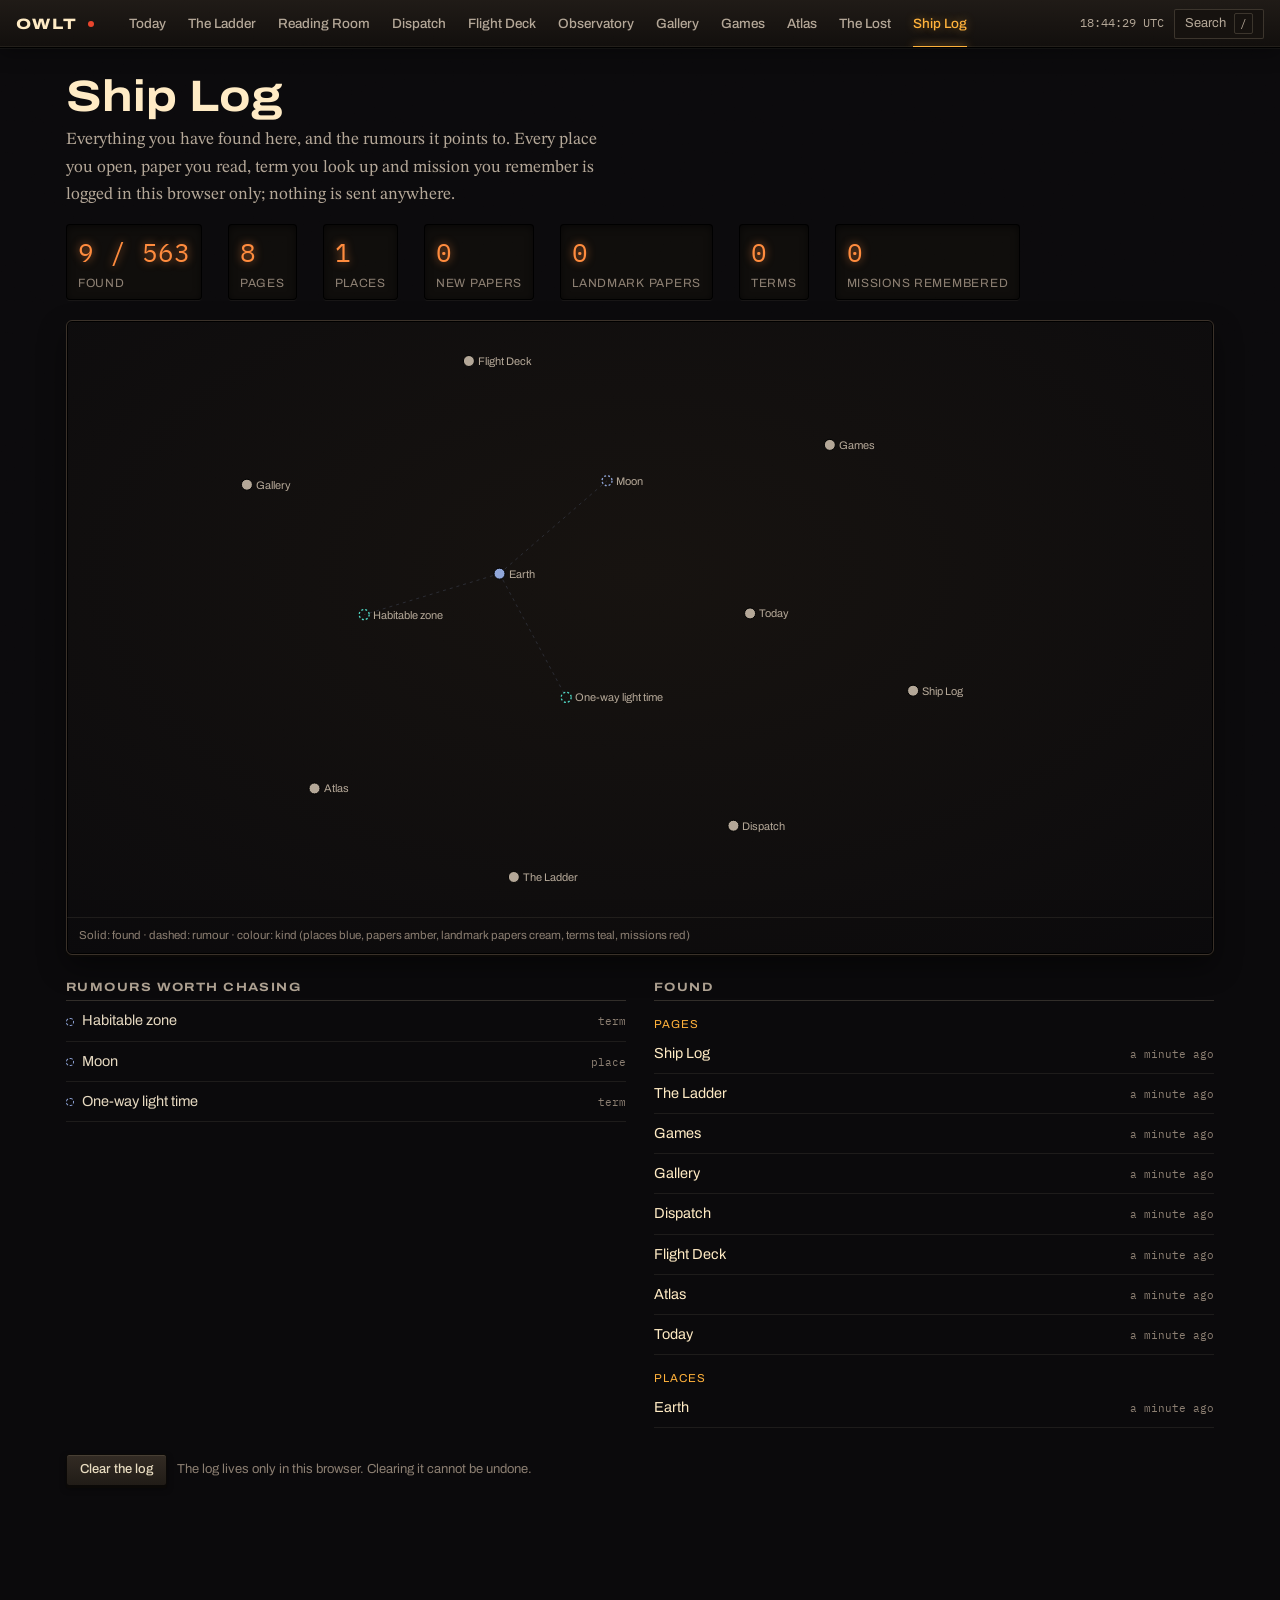
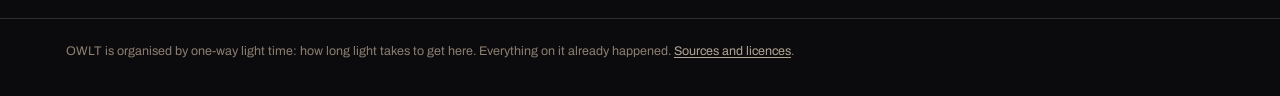
<file: log.html>
<!doctype html>
<html lang="en">
<head>
<meta charset="utf-8">
<meta name="viewport" content="width=device-width,initial-scale=1,viewport-fit=cover">
<title>Ship Log · OWLT</title>
<meta name="description" content="Everything you have found on OWLT, and the rumours it points to: places, papers, terms and missions you have not reached yet.">
<link rel="stylesheet" href="css/core.css">
<style>
/* The Ship Log keeps what you have found and what it hints at. Solid marks are places you have been;
   dashed rings are rumours, things mentioned by what you found. It lives only in this browser. */
.slog{padding-block:24px 60px}
.slog h1{font-size:clamp(28px,4vw,44px);font-stretch:118%}
.slog .lede{margin-top:6px;color:var(--mute);max-width:70ch}
.tally{display:flex;flex-wrap:wrap;gap:14px 26px;margin-top:16px}
.tally div{font-family:var(--f-display);font-size:12px;color:var(--faint);letter-spacing:.06em;text-transform:uppercase}
.tally b{display:block;font-family:var(--f-data);font-weight:400;font-size:26px;color:var(--starlight);letter-spacing:0;text-transform:none}
.map{margin-top:20px;border:1px solid var(--hair);background:radial-gradient(900px 500px at 50% 40%,#16120f,#0b0a0c);position:relative;overflow:hidden}
.map svg{display:block;max-width:100%;height:auto}
.map .legend{padding:8px 12px 10px;border-top:1px solid var(--hair2);font-family:var(--f-display);font-size:11.5px;color:var(--faint)}
.map a text{font-family:var(--f-display);font-size:11px;fill:var(--mute)}
.map a:hover text,.map a:focus text{fill:var(--o3)}
.map a:hover circle,.map a:focus circle{stroke:var(--o3)}
.cols{display:grid;grid-template-columns:1fr 1fr;gap:28px;margin-top:26px}
.cols h2{font-size:12px;letter-spacing:.12em;text-transform:uppercase;color:var(--mute);font-stretch:118%;border-bottom:1px solid var(--hair);padding-bottom:6px}
.cols ul{list-style:none;margin:0;padding:0}
.cols li{display:flex;justify-content:space-between;gap:12px;align-items:baseline;padding:8px 0;border-bottom:1px solid var(--hair2)}
.cols li a{font-family:var(--f-display);font-size:14.5px;text-decoration:none;color:var(--starlight)}
.cols li a:hover{color:var(--o3)}
.cols li span{font-family:var(--f-data);font-size:11px;color:var(--faint);white-space:nowrap}
.cols .rum a{color:var(--text)}
.cols .rum a::before{content:"";display:inline-block;width:8px;height:8px;border-radius:50%;border:1px dashed var(--bstar);margin-right:8px;vertical-align:middle}
.grp{margin-top:14px;font-family:var(--f-display);font-size:11.5px;color:var(--ha);letter-spacing:.08em;text-transform:uppercase}
.danger{margin-top:26px;display:flex;gap:10px;align-items:center;flex-wrap:wrap;font-family:var(--f-display);font-size:13px;color:var(--faint)}
.empty{margin-top:18px}
@media (max-width:820px){.cols{grid-template-columns:1fr}}

/* ── the retro skin: the tallies as counters in meter windows; the map on a plotter table ── */
.tally div{padding:8px 12px 7px;border-radius:4px;background:#0f0d0b;box-shadow:inset 0 0 0 1px #000,inset 0 2px 8px rgba(0,0,0,.7),0 1px 0 rgba(255,235,196,.05)}
.tally b{color:var(--nixie);text-shadow:0 0 8px rgba(255,138,61,.65)}
.map{border:1px solid #3a3129;border-radius:6px;box-shadow:inset 0 0 0 1px #000,0 2px 0 var(--rim),0 12px 28px rgba(0,0,0,.45)}
.grp{color:var(--sodium)}
</style>
</head>
<body>
<main class="wrap slog">
  <h1>Ship Log</h1>
  <p class="lede">Everything you have found here, and the rumours it points to. Every place you open, paper you read, term you look up and mission you remember is logged in this browser only; nothing is sent anywhere.</p>
  <div class="tally" id="tally"></div>
  <div class="map" id="map"></div>
  <div class="cols"><section class="rum"><h2>Rumours worth chasing</h2><div id="rum"></div></section><section><h2>Found</h2><div id="found"></div></section></div>
  <div class="danger" id="danger"></div>
</main>
<script src="js/core.js"></script>
<script src="js/log.js"></script>
</body>
</html>
</file>
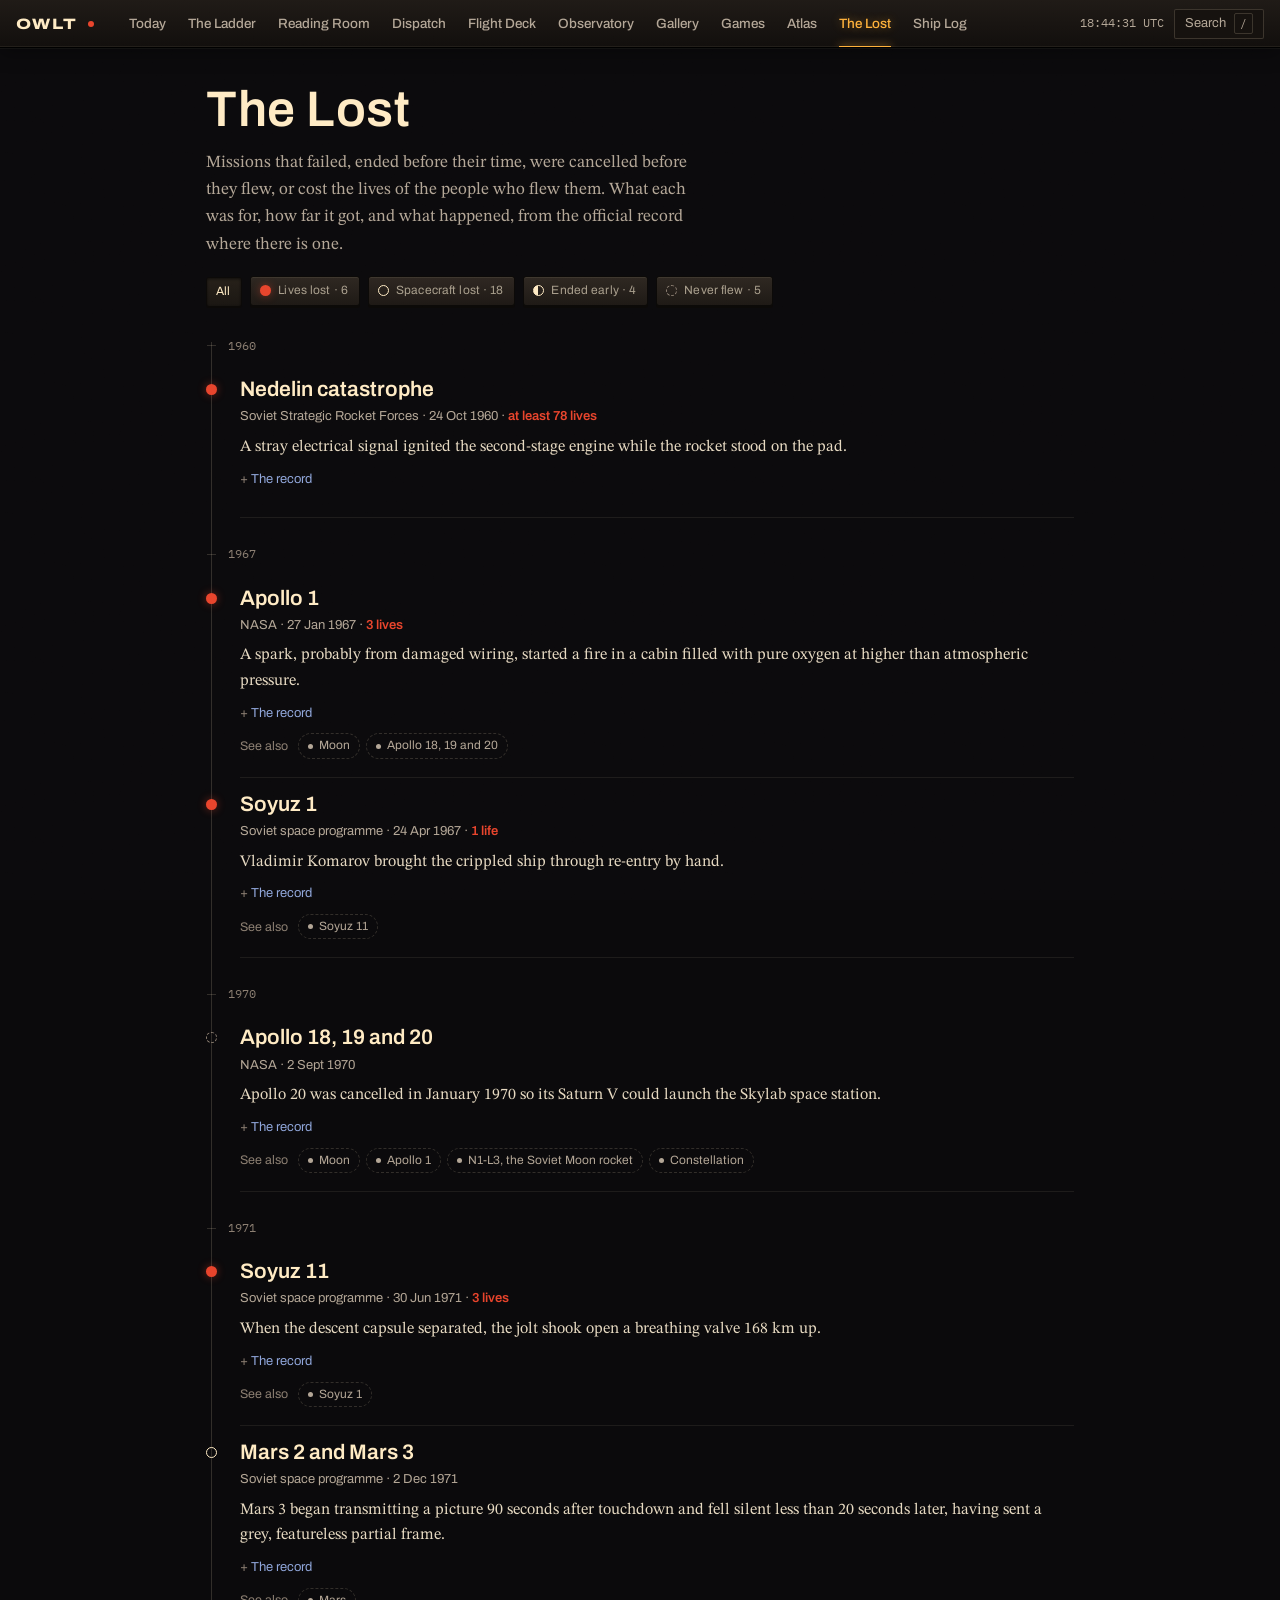
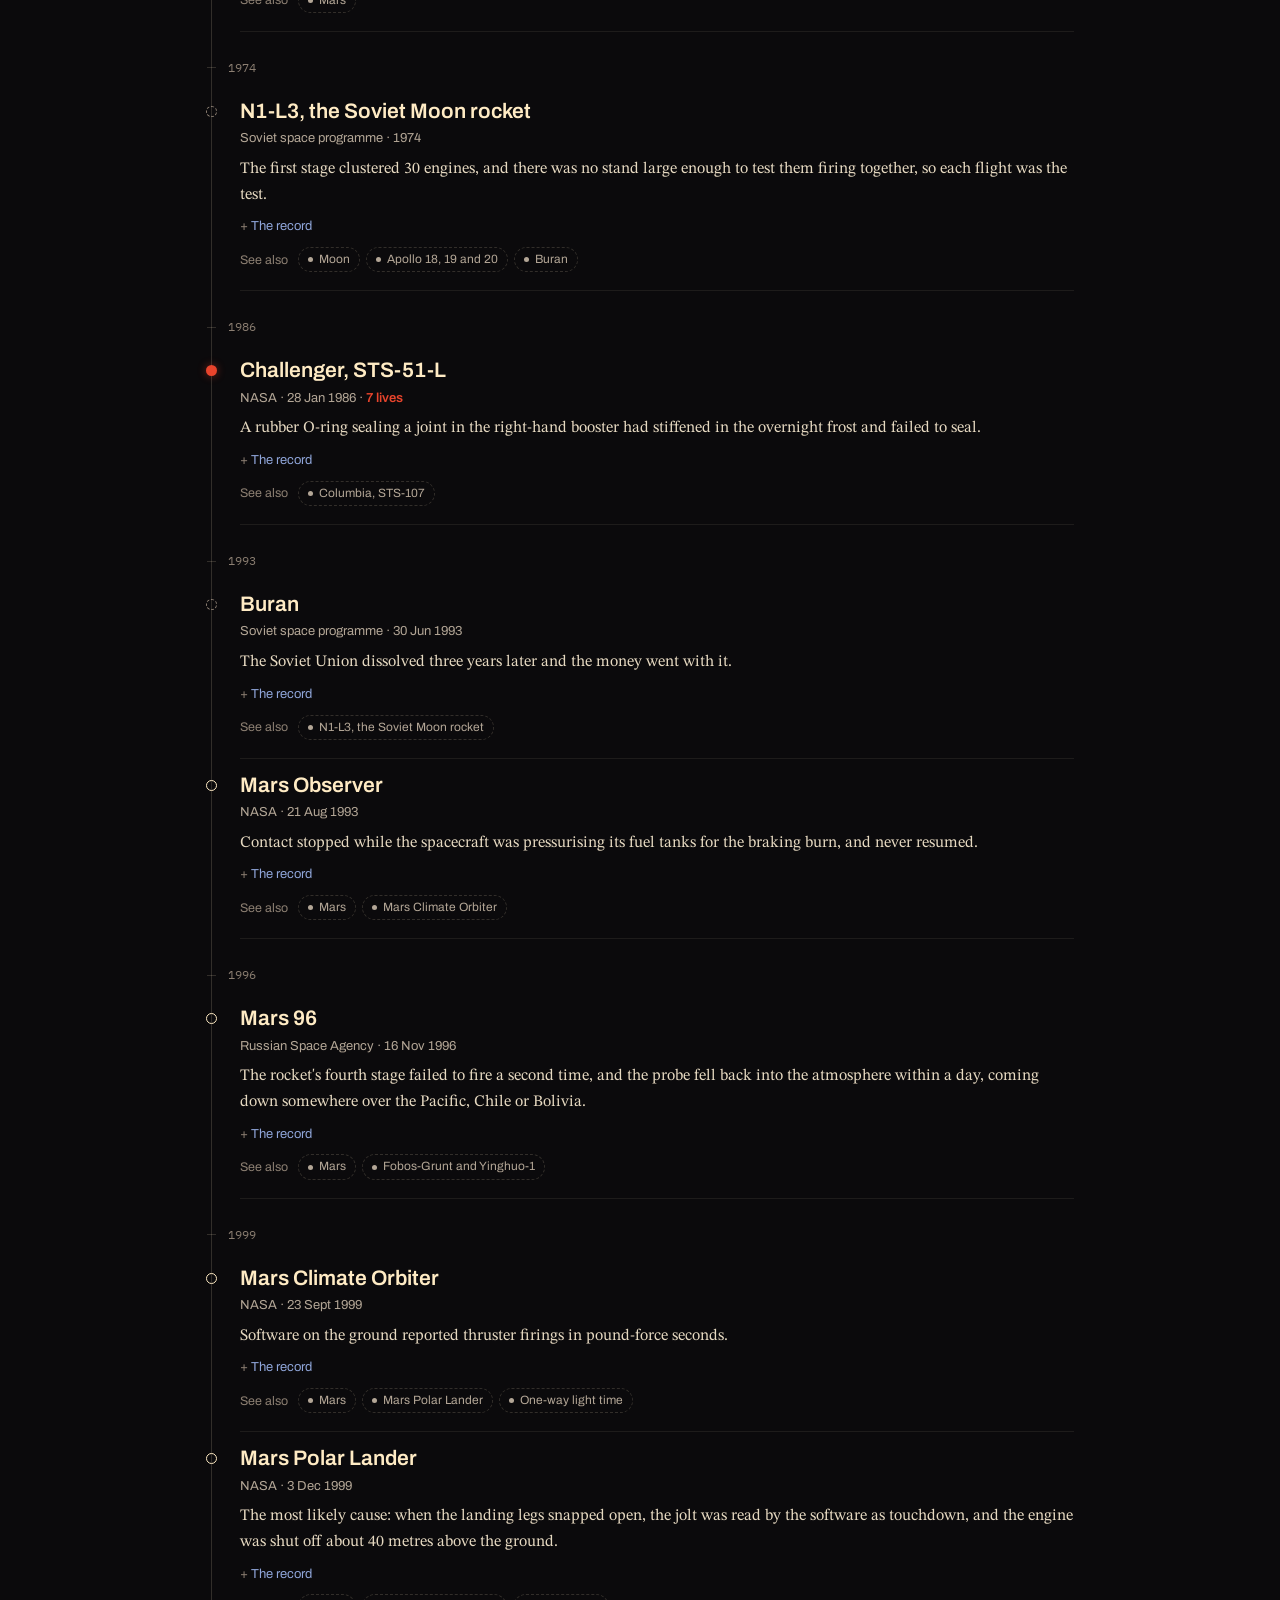
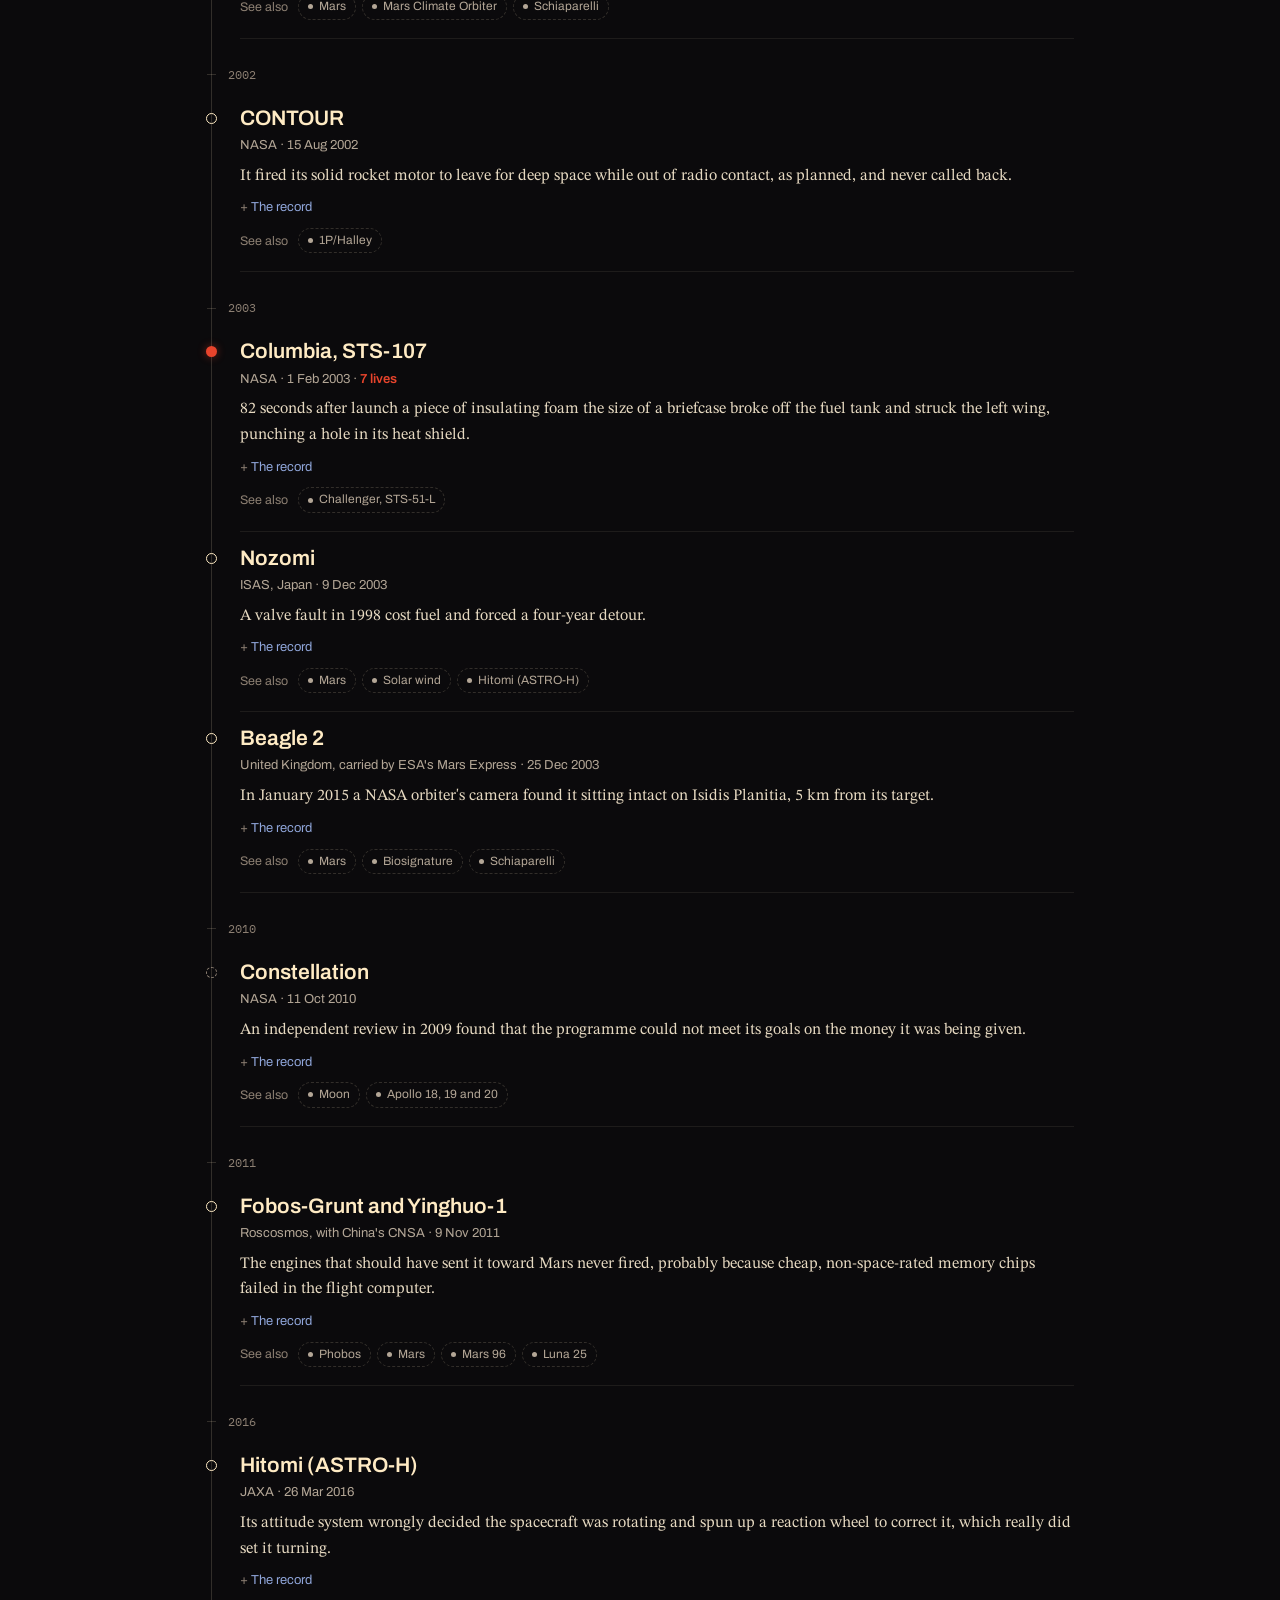
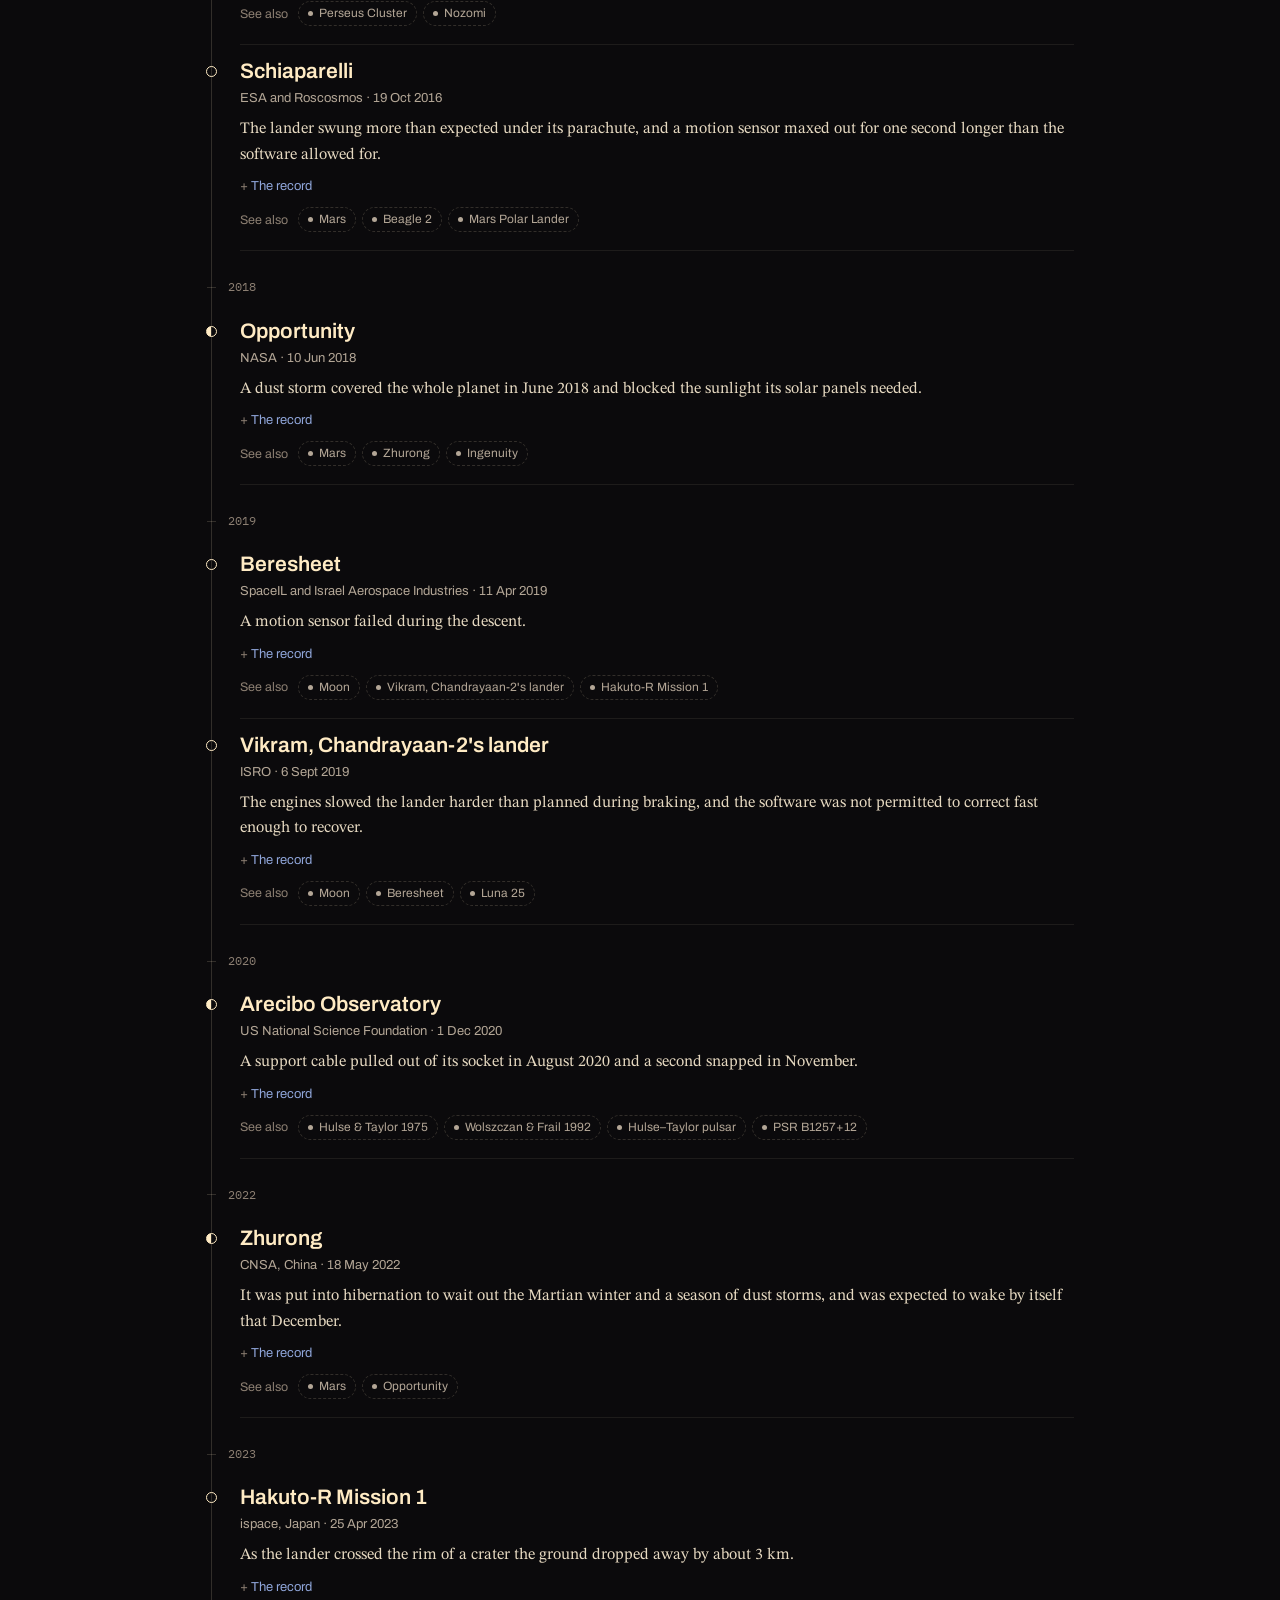
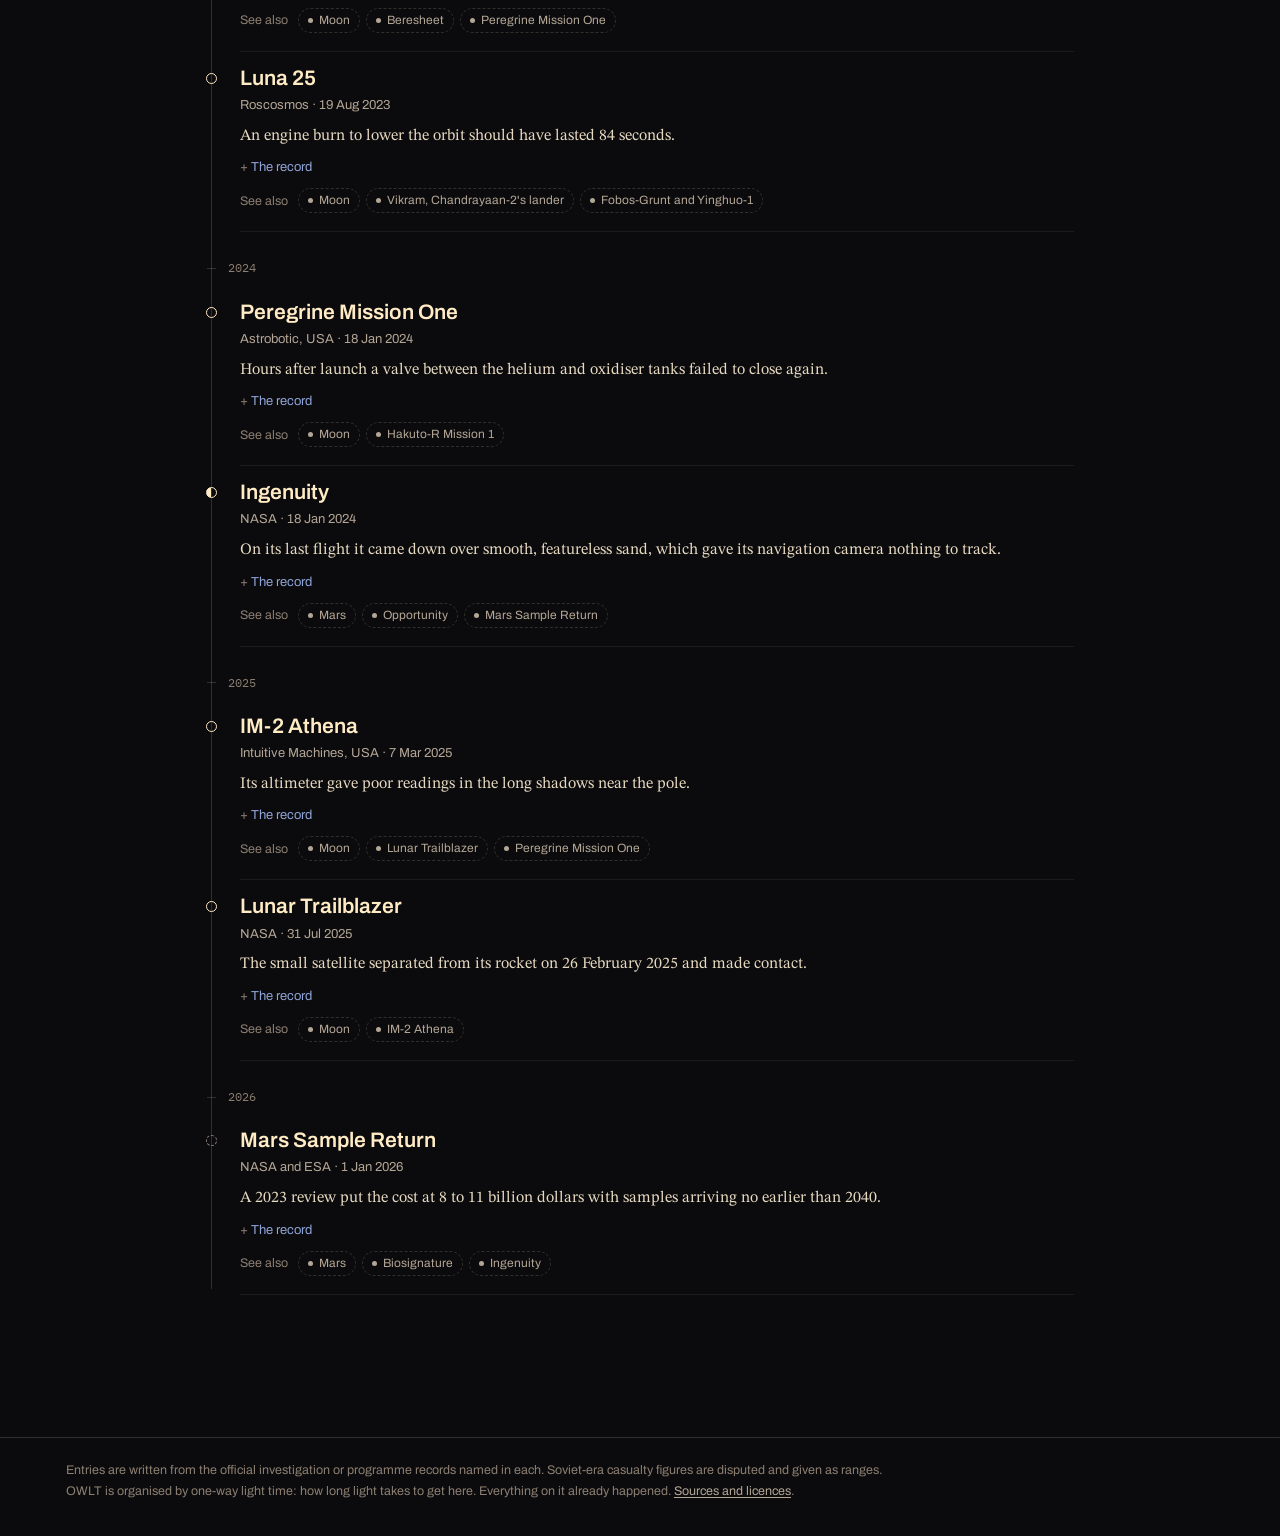
<file: lost.html>
<!doctype html>
<html lang="en">
<head>
<meta charset="utf-8">
<meta name="viewport" content="width=device-width,initial-scale=1,viewport-fit=cover">
<title>The Lost · OWLT</title>
<meta name="description" content="Missions that failed, ended early, never flew, or cost lives: what each was for, how far it got, and what happened.">
<link rel="stylesheet" href="css/core.css">
<style>
/* The Lost is a memorial: one quiet line through time, a mark for each mission, and the record written plainly.
   Nothing moves here. A filled mark is for lives lost; hollow for spacecraft lost; half for missions ended early; broken for missions that never flew. */
.mem{max-width:900px;margin:0 auto;padding:34px max(16px,env(safe-area-inset-right,0px)) 70px max(16px,env(safe-area-inset-left,0px))}
.mem h1{font-size:clamp(30px,4.6vw,50px);font-stretch:100%;font-weight:600;letter-spacing:.01em}
.mem .lede{margin-top:12px;color:var(--mute);font-size:17px;max-width:62ch}
.key{display:flex;flex-wrap:wrap;gap:6px 18px;margin-top:18px;font-family:var(--f-display);font-size:12.5px;color:var(--mute)}
.mk{display:inline-block;width:11px;height:11px;border-radius:50%;flex:none}
.mk.crew{background:var(--ha)} .mk.lost{border:1.5px solid var(--starlight)} .mk.ended{background:linear-gradient(90deg,var(--starlight) 50%,transparent 50%);border:1.5px solid var(--starlight)} .mk.cancelled{border:1.5px dashed var(--faint)}
.line{position:relative;margin-top:30px;padding-left:34px}
.line::before{content:"";position:absolute;left:5px;top:6px;bottom:6px;width:1px;background:var(--hair)}
.yr{font-family:var(--f-data);font-size:12px;color:var(--faint);margin:26px 0 8px -34px;padding-left:22px;position:relative}
.yr::before{content:"";position:absolute;left:1px;top:50%;width:9px;height:1px;background:var(--hair)}
.m{position:relative;padding:14px 0 18px;border-bottom:1px solid var(--hair2);scroll-margin-top:calc(var(--nav-h) + 20px)}
.m .mk{position:absolute;left:-34px;top:21px;width:11px;height:11px}
.m h2{font-size:21px;font-stretch:100%;font-weight:600;line-height:1.2}
.m .who{margin-top:4px;font-family:var(--f-display);font-size:13px;color:var(--mute)}
.m .who b{color:var(--ha);font-weight:600}
.m .why{margin-top:8px;font-size:16px;color:var(--text)}
.m details{margin-top:8px}
.m summary{cursor:pointer;font-family:var(--f-display);font-size:13px;color:var(--bstar);list-style:none}
.m summary::-webkit-details-marker{display:none}
.m summary::before{content:"+ ";color:var(--faint)}
.m details[open] summary::before{content:"– "}
.m dl{margin:10px 0 0;display:grid;grid-template-columns:150px 1fr;gap:8px 18px}
.m dt{font-family:var(--f-display);font-size:12.5px;color:var(--faint)}
.m dd{margin:0;font-size:15.5px;line-height:1.55}
.m .light{margin-top:10px;font-family:var(--f-display);font-size:12.5px;color:var(--faint)}
.m .threads{margin-top:10px}
.m.today{background:linear-gradient(90deg,rgba(232,68,44,.06),transparent 70%)}
.m.today .who::after{content:" · on this day";color:var(--ha)}
.m:target{background:rgba(255,235,196,.035)}
@media (max-width:600px){.m dl{grid-template-columns:1fr;gap:2px}.m dd{margin-bottom:8px}}

/* ── the retro skin, kept quiet: the keys on the console, and the record typed on an index card from the archive ── */
.key{gap:8px}
.m details[open] dl{margin-top:12px;padding:16px 18px 14px;gap:0 18px;color:#2b2119;border-radius:2px;box-shadow:0 1px 0 rgba(0,0,0,.6),0 10px 24px rgba(0,0,0,.45);
  background-image:repeating-linear-gradient(transparent 0 25px,rgba(120,90,60,.16) 25px 26px),linear-gradient(#efe6cf,#e6dbc0);background-position:0 16px,0 0}
.m details[open] dt{font-family:var(--f-type);font-weight:700;font-size:12px;line-height:26px;letter-spacing:.06em;text-transform:uppercase;color:#7a2a1c}
.m details[open] dd{font-family:var(--f-type);font-size:15px;line-height:26px;color:#2b2119}
.m details[open] dd a{color:#7d1d12}
.mk.crew{box-shadow:0 0 8px rgba(232,68,44,.45)}
@media (max-width:600px){.m details[open] dl{grid-template-columns:1fr;gap:0}.m details[open] dd{margin-bottom:0}}
</style>
</head>
<body>
<main class="mem">
  <h1>The Lost</h1>
  <p class="lede">Missions that failed, ended before their time, were cancelled before they flew, or cost the lives of the people who flew them. What each was for, how far it got, and what happened, from the official record where there is one.</p>
  <div class="key" id="key" role="group" aria-label="Show"></div>
  <div class="line" id="line"></div>
</main>
<script src="js/core.js"></script>
<script src="js/lost.js"></script>
</body>
</html>
</file>
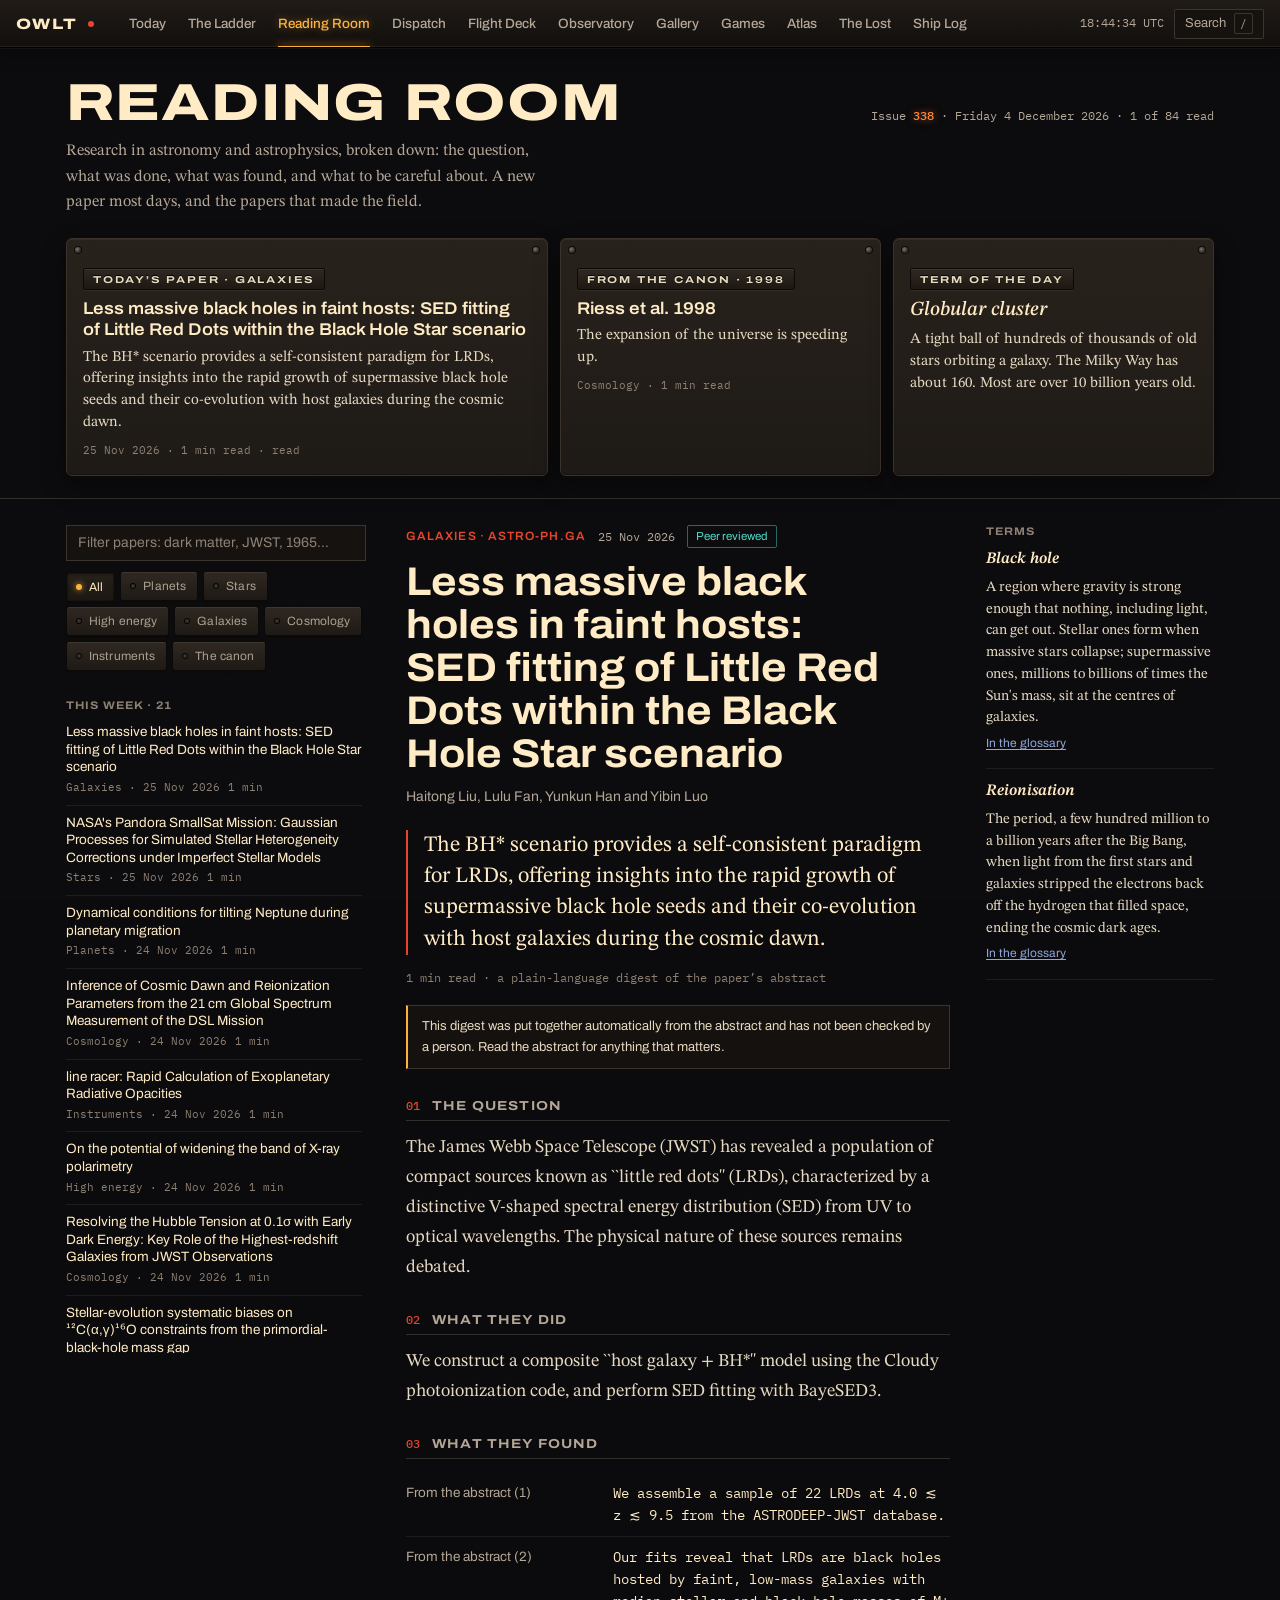
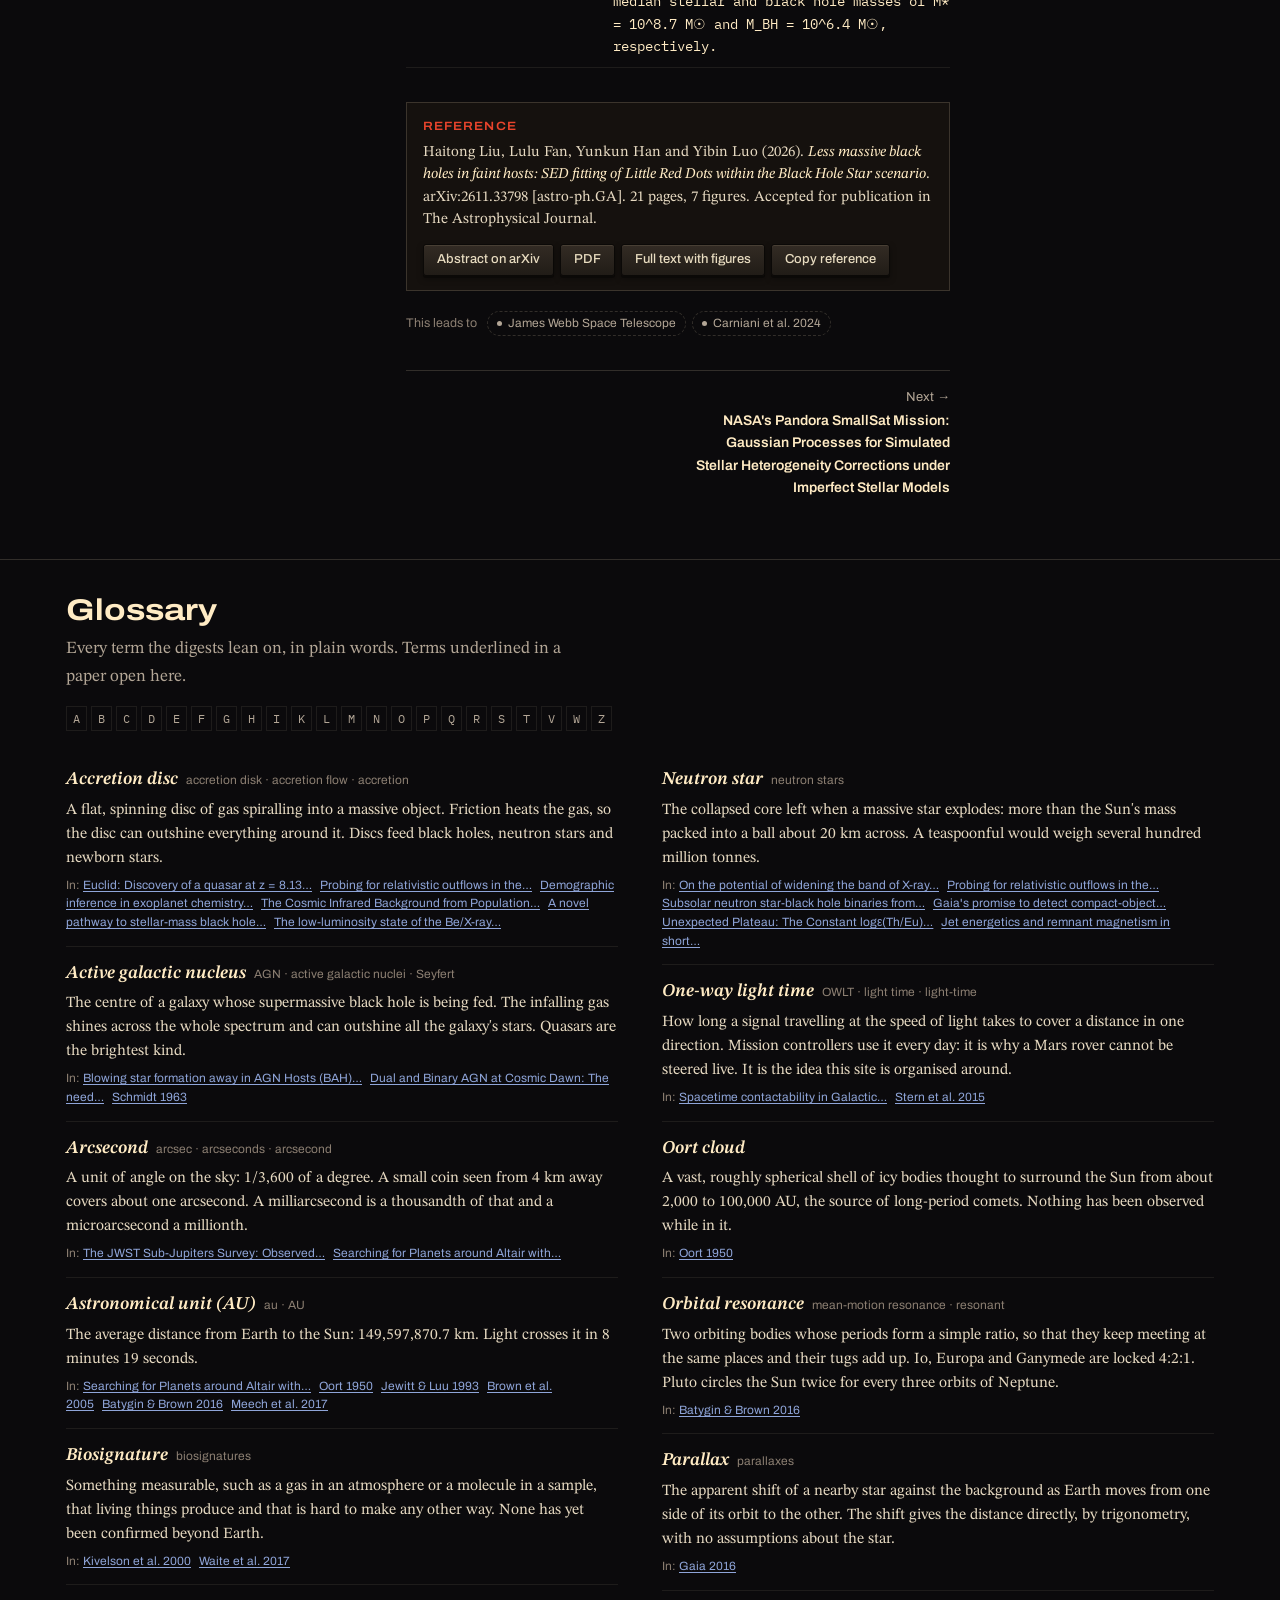
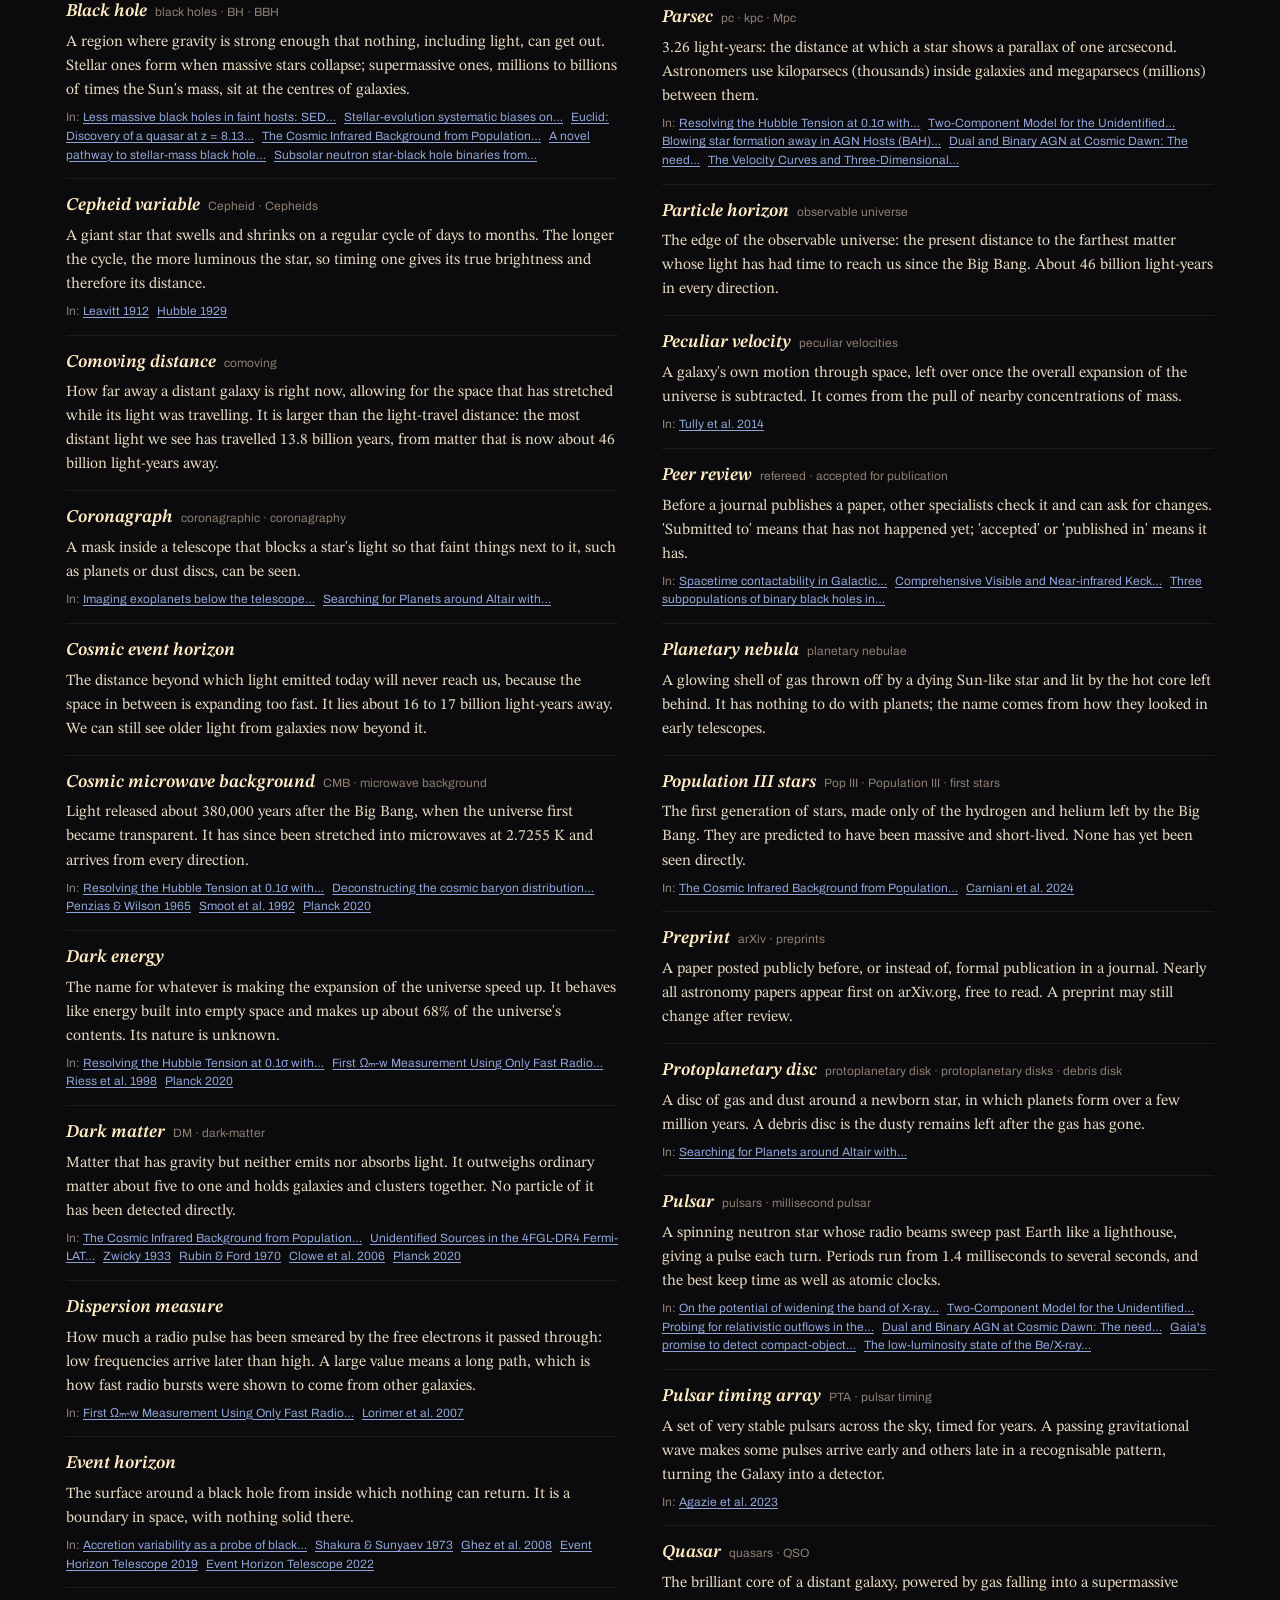
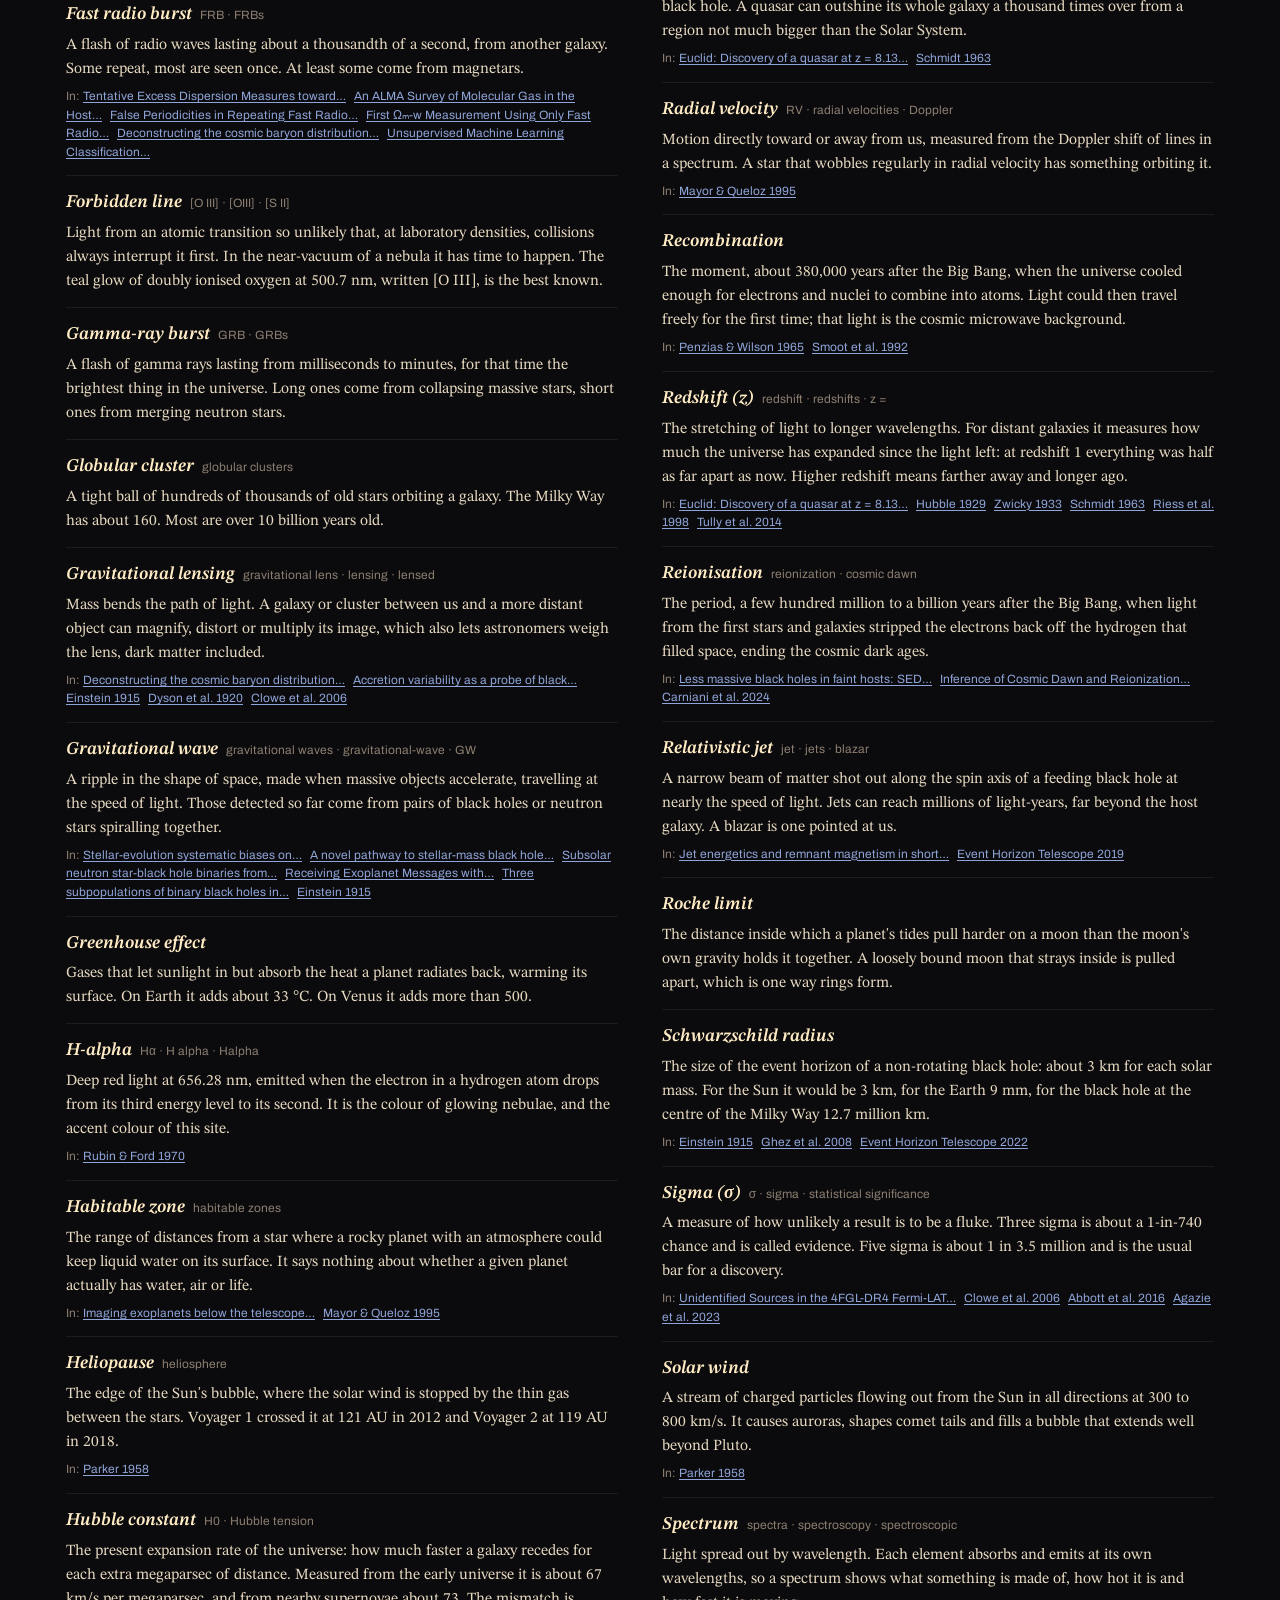
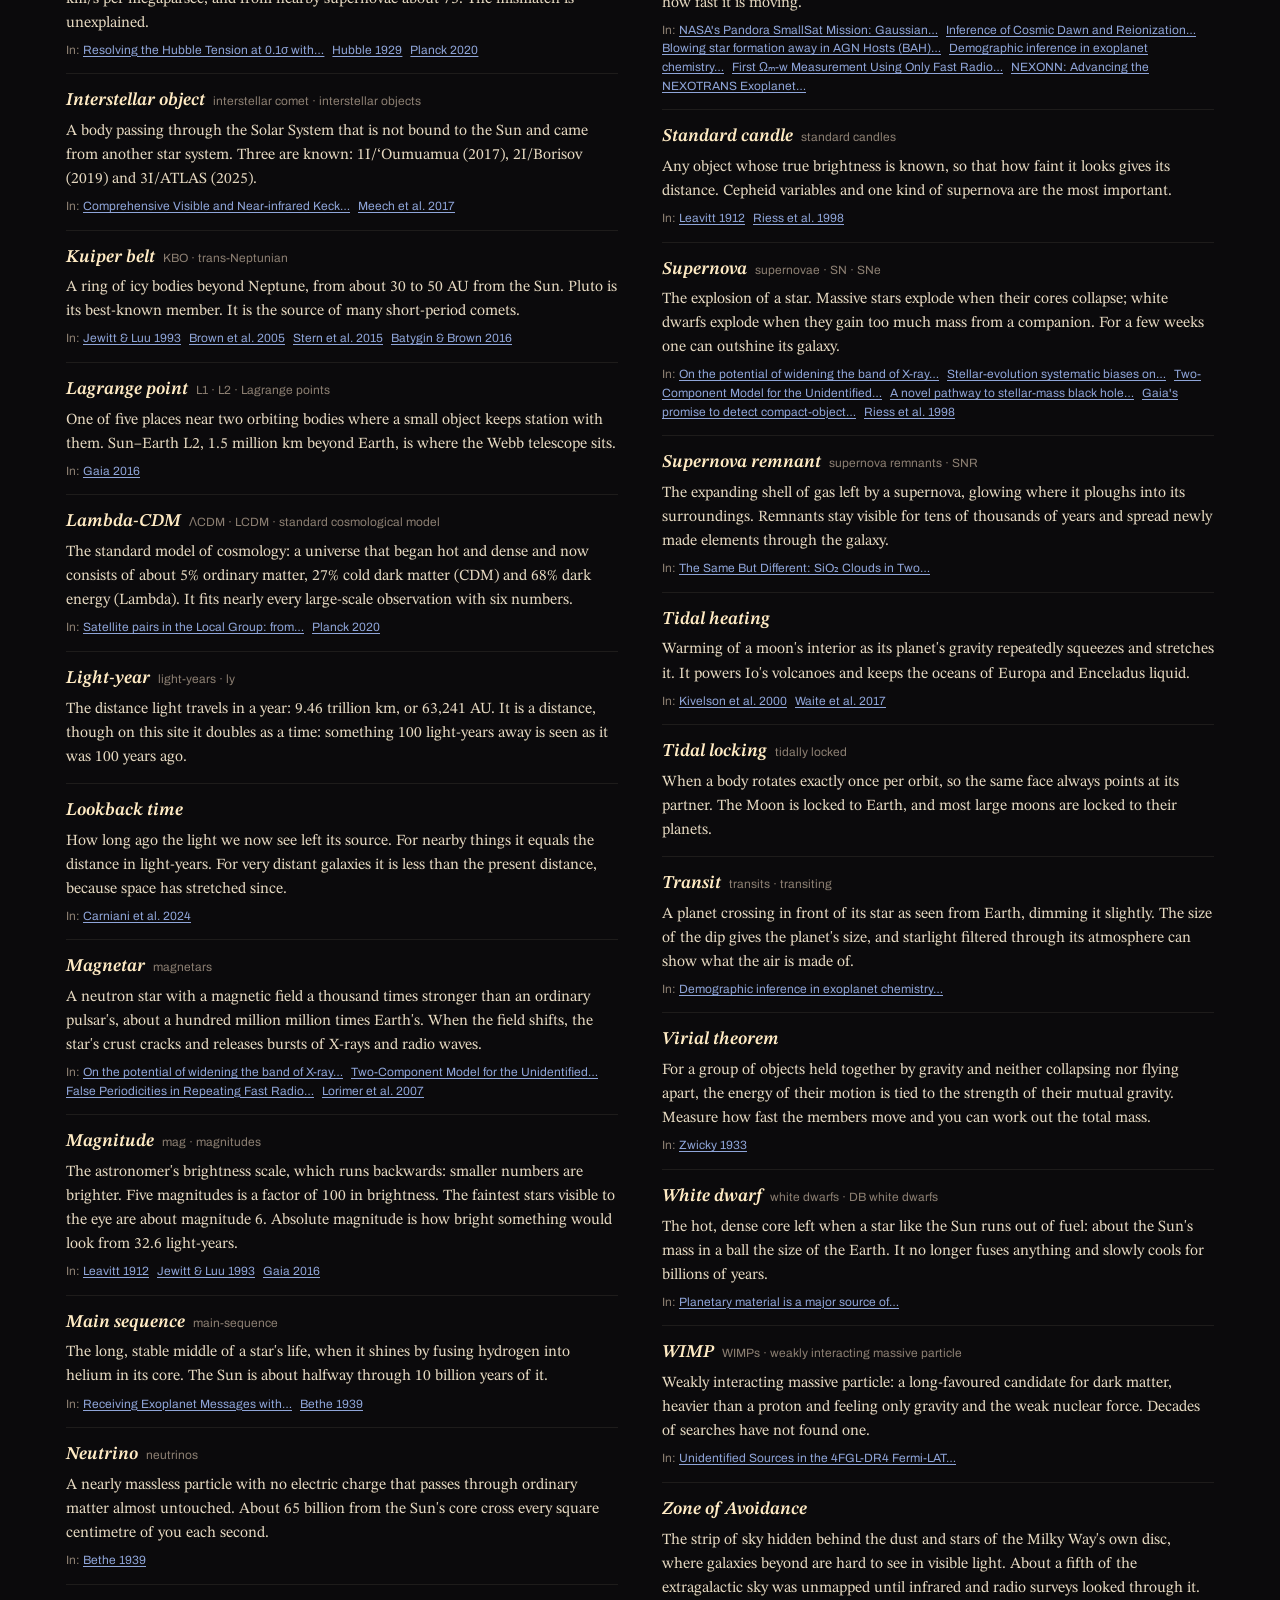
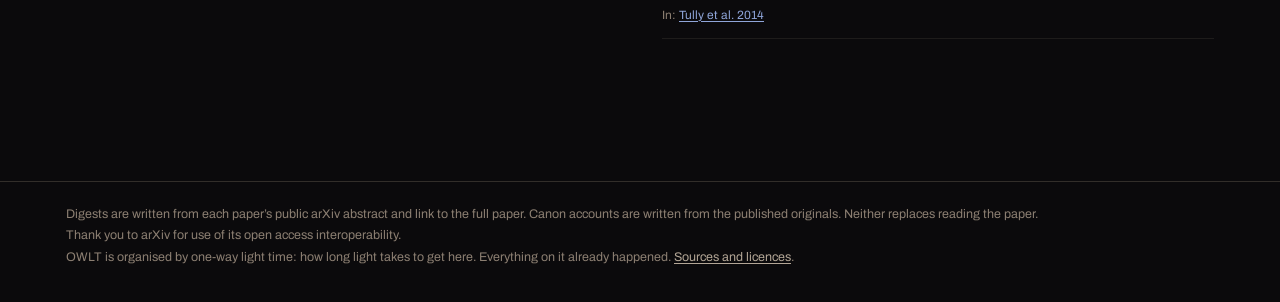
<file: papers.html>
<!doctype html>
<html lang="en">
<head>
<meta charset="utf-8">
<meta name="viewport" content="width=device-width,initial-scale=1,viewport-fit=cover">
<title>Reading Room · OWLT</title>
<meta name="description" content="New research in astronomy and astrophysics, broken down into plain language: the question, what was done, what was found, and what to be careful about. Plus the papers that made the field.">
<link rel="stylesheet" href="css/core.css">
<style>
/* The Reading Room is a journal: a masthead with an issue number, a table of contents, numbered sections,
   findings set as a table, marginal notes for terms. Serif for reading, mono for numbers. */
.rr-mast{border-bottom:1px solid var(--hair);padding-block:26px 22px}
.rr-mast .row{display:flex;justify-content:space-between;align-items:baseline;gap:16px;flex-wrap:wrap}
.rr-mast h1{font-size:clamp(30px,5vw,52px);font-stretch:125%;font-weight:800;letter-spacing:.02em;text-transform:uppercase}
.rr-mast .issue{font-family:var(--f-data);font-size:12px;color:var(--mute);font-variant-numeric:tabular-nums}
.rr-mast .issue b{color:var(--ha);font-weight:500}
.rr-mast .sub{margin-top:8px;color:var(--mute);font-size:16px;max-width:62ch}
.today{display:grid;grid-template-columns:1.5fr 1fr 1fr;gap:12px;margin-top:22px}
.today a{display:block;text-decoration:none;color:inherit;border:1px solid var(--hair);background:var(--dust);padding:14px 16px 16px;min-width:0;transition:border-color .2s var(--ease)}
.today a:hover{border-color:var(--o3)}
.today .k{font-family:var(--f-display);font-size:11px;font-weight:600;letter-spacing:.09em;text-transform:uppercase;color:var(--ha)}
.today .t{display:block;margin-top:6px;font-family:var(--f-display);font-stretch:108%;font-weight:600;font-size:17px;line-height:1.25;color:var(--starlight)}
.today .o{display:block;margin-top:6px;font-size:15px;line-height:1.45;color:var(--text)}
.today .m{display:block;margin-top:8px;font-family:var(--f-data);font-size:11px;color:var(--faint)}
.today .term .t{font-family:var(--f-text);font-style:italic;font-weight:500;font-size:20px}
@media (max-width:860px){.today{grid-template-columns:1fr}}

.rr{display:grid;grid-template-columns:300px minmax(0,1fr);gap:0 40px;padding-block:26px 60px}
.rr-index{position:sticky;top:calc(var(--nav-h) + 12px);align-self:start;max-height:calc(100vh - var(--nav-h) - 24px);display:flex;flex-direction:column;min-width:0}
.rr-index .q{width:100%;min-height:36px;padding:0 11px;background:var(--dust);border:1px solid var(--hair);color:var(--starlight);font-family:var(--f-display);font-size:14px}
.rr-index .q::placeholder{color:var(--faint)}
.rr-index .q:focus{outline:none;border-color:var(--o3)}
.filters{display:flex;flex-wrap:wrap;gap:5px;margin-top:10px}
.toc{margin-top:12px;overflow-y:auto;scrollbar-width:thin;scrollbar-color:var(--dust3) transparent;padding-right:4px}
.toc h3{font-size:11px;letter-spacing:.09em;text-transform:uppercase;color:var(--faint);font-stretch:112%;margin:16px 0 4px}
.toc a{display:block;padding:8px 0 9px;border-bottom:1px solid var(--hair2);text-decoration:none;color:var(--text)}
.toc a:hover .tt{color:var(--o3)}
.toc a[aria-current=true]{border-left:2px solid var(--ha);padding-left:10px;margin-left:-12px}
.toc .tt{display:block;font-family:var(--f-display);font-size:13.5px;line-height:1.3;color:var(--starlight)}
.toc .mm{display:flex;gap:8px;margin-top:3px;font-family:var(--f-data);font-size:10.5px;color:var(--faint)}
.toc .mm .rd{color:var(--o3)}
.toc .none{padding:14px 0;color:var(--faint);font-family:var(--f-display);font-size:13px}
.toc-toggle{display:none}

.paper{min-width:0;display:grid;grid-template-columns:minmax(0,68ch) minmax(0,1fr);gap:0 36px}
.paper > *{grid-column:1}
.paper .marg{grid-column:2;grid-row:1 / span 40;align-self:start;position:sticky;top:calc(var(--nav-h) + 16px)}
.paper .top{display:flex;flex-wrap:wrap;gap:6px 12px;align-items:center}
.paper .cat{font-family:var(--f-display);font-size:12px;font-weight:600;letter-spacing:.09em;text-transform:uppercase;color:var(--ha)}
.paper .date{font-family:var(--f-data);font-size:12px;color:var(--mute)}
.badge{font-family:var(--f-display);font-size:11.5px;padding:1px 8px;border:1px solid var(--hair);color:var(--mute);border-radius:2px}
.badge.ok{border-color:rgba(79,216,196,.45);color:var(--o3)}
.badge.pre{border-color:rgba(255,177,59,.45);color:var(--sodium)}
.paper h1{margin-top:12px;font-size:clamp(26px,3.4vw,40px);line-height:1.08;font-stretch:108%}
.paper .by{margin-top:10px;font-family:var(--f-display);font-size:14px;color:var(--mute)}
.paper .one{margin-top:22px;padding-left:16px;border-left:2px solid var(--ha);font-size:22px;line-height:1.42;color:var(--starlight)}
.paper .rt{margin-top:14px;font-family:var(--f-data);font-size:11.5px;color:var(--faint)}
.paper section{margin-top:30px}
.paper h2{display:flex;align-items:baseline;gap:12px;font-size:13px;letter-spacing:.09em;text-transform:uppercase;font-stretch:115%;color:var(--mute);border-bottom:1px solid var(--hair);padding-bottom:7px}
.paper h2 .n{font-family:var(--f-data);font-size:12px;font-weight:500;color:var(--ha);letter-spacing:0}
.paper section p{margin-top:12px;font-size:18px;line-height:1.66}
.paper .term{background:none;border:0;padding:0;font:inherit;color:inherit;cursor:help;text-decoration:underline dotted var(--bstar);text-underline-offset:.22em;text-decoration-thickness:1px}
.paper .term:hover,.paper .term.on{color:var(--o3)}
.found{width:100%;margin-top:14px;border-collapse:collapse}
.found td{padding:9px 0;border-bottom:1px solid var(--hair2);vertical-align:top}
.found td:first-child{width:38%;padding-right:18px;font-family:var(--f-display);font-size:13.5px;color:var(--mute)}
.found td:last-child{font-family:var(--f-data);font-size:14px;color:var(--starlight);font-variant-numeric:tabular-nums}
.careful{border:1px solid rgba(255,177,59,.35);background:rgba(255,177,59,.04);padding:4px 18px 16px}
.careful h2{color:var(--sodium);border-bottom-color:rgba(255,177,59,.25)}
.auto{margin-top:18px}
.marg .note{padding:10px 0 12px;border-bottom:1px solid var(--hair2);transition:background .3s}
.marg .note.on{background:rgba(79,216,196,.06);box-shadow:-10px 0 0 rgba(79,216,196,.06),10px 0 0 rgba(79,216,196,.06)}
.marg .note b{display:block;font-family:var(--f-text);font-style:italic;font-weight:600;font-size:16px;color:var(--starlight)}
.marg .note p{margin-top:4px;font-size:14.5px;line-height:1.5;color:var(--text)}
.marg .note a{font-family:var(--f-display);font-size:12px}
.marg h3{font-size:11px;letter-spacing:.09em;text-transform:uppercase;color:var(--faint);font-stretch:112%}
.cite{margin-top:34px;padding:14px 16px;background:var(--dust);border:1px solid var(--hair)}
.cite .ref{font-size:15px;line-height:1.5;color:var(--text);overflow-wrap:anywhere}
.cite .ref i{color:var(--starlight)}
.cite .acts{display:flex;flex-wrap:wrap;gap:6px;margin-top:12px}
.paper .threads{margin-top:20px}
.pn{display:flex;justify-content:space-between;gap:12px;margin-top:34px;padding-top:16px;border-top:1px solid var(--hair)}
.pn a{max-width:48%;text-decoration:none;font-family:var(--f-display);font-size:13px;color:var(--mute)}
.pn a b{display:block;color:var(--starlight);font-weight:600;font-size:14px;margin-top:2px}
.pn a:hover b{color:var(--o3)}
.pn a.next{text-align:right;margin-left:auto}

.gloss{border-top:1px solid var(--hair);padding-block:34px 70px}
.gloss h2{font-size:clamp(22px,3vw,30px);font-stretch:118%}
.gloss .lede{margin-top:8px;color:var(--mute);max-width:62ch}
.gloss .az{display:flex;flex-wrap:wrap;gap:4px;margin-top:16px;font-family:var(--f-data);font-size:12px}
.gloss .az a{padding:2px 6px;text-decoration:none;border:1px solid var(--hair2);color:var(--mute)}
.gloss .az a:hover{color:var(--o3);border-color:var(--o3)}
.gloss dl{columns:2 360px;column-gap:44px;margin:22px 0 0}
.gloss .g{break-inside:avoid;padding:12px 0 14px;border-bottom:1px solid var(--hair2);scroll-margin-top:calc(var(--nav-h) + 20px)}
.gloss .g.on{background:rgba(79,216,196,.06)}
.gloss dt{font-family:var(--f-text);font-style:italic;font-weight:600;font-size:18px;color:var(--starlight)}
.gloss dt small{font-style:normal;font-family:var(--f-display);font-size:12px;font-weight:400;color:var(--faint);margin-left:8px}
.gloss dd{margin:4px 0 0;font-size:15.5px;line-height:1.55}
.gloss dd .in{display:block;margin-top:6px;font-family:var(--f-display);font-size:12px;color:var(--faint)}
.gloss dd .in a{margin-right:8px}

@media (max-width:1240px){ .paper{grid-template-columns:minmax(0,1fr)} .paper .marg{grid-column:1;grid-row:auto;position:static;margin-top:30px;order:50} .paper .cite,.paper .threads,.paper .pn{order:60} }
@media (max-width:900px){
  .rr{grid-template-columns:minmax(0,1fr);padding-top:14px}
  .rr-index{position:static;max-height:none}
  .toc-toggle{display:inline-flex;margin-top:10px}
  .rr-index.closed .toc,.rr-index.closed .filters{display:none}
  .rr-index .toc{max-height:60vh}
  .paper{margin-top:22px}
  .paper .one{font-size:19px}
  .paper section p{font-size:17px}
}

/* ── the retro skin: the day's three picks as panels on the console, each named by an engraved plate ── */
.today a{position:relative;border:1px solid #3a3129;border-radius:6px;background:linear-gradient(var(--panel2),var(--panel));box-shadow:inset 0 1px 0 rgba(255,235,196,.06),inset 0 -1px 0 rgba(0,0,0,.35),0 2px 0 var(--rim),0 10px 24px rgba(0,0,0,.4);padding:26px 16px 16px}
.today a::before,.today a::after{content:"";position:absolute;top:8px;width:6px;height:6px;border-radius:50%;pointer-events:none;background:radial-gradient(circle at 35% 35%,#7a726a,#2b2622 70%);box-shadow:0 0 0 1px #0b0a09,0 1px 0 rgba(255,235,196,.06)}
.today a::before{left:8px}.today a::after{right:8px}
.today a:hover{border-color:rgba(255,177,59,.5)}
.today .k{display:inline-block;padding:3px 9px 2px;border:1px solid #0b0907;border-radius:2px;background:linear-gradient(#2f2721,#1c1712);box-shadow:inset 0 1px 0 rgba(255,235,196,.08),0 1px 0 rgba(255,235,196,.05);font-family:var(--f-display);font-stretch:125%;font-weight:700;font-size:10px;letter-spacing:.18em;line-height:1.5;text-transform:uppercase;color:var(--engr);text-shadow:0 -1px 0 #000}
.rr-mast .issue b{color:var(--nixie);text-shadow:0 0 8px rgba(255,138,61,.6)}
</style>
</head>
<body>
<main>
  <header class="rr-mast"><div class="wrap">
    <div class="row"><h1>Reading Room</h1><div class="issue" id="issue"></div></div>
    <p class="sub">Research in astronomy and astrophysics, broken down: the question, what was done, what was found, and what to be careful about. A new paper most days, and the papers that made the field.</p>
    <div class="today" id="today"></div>
  </div></header>
  <div class="wrap rr">
    <nav class="rr-index closed" id="index" aria-label="Papers">
      <input class="q" id="q" type="search" placeholder="Filter papers: dark matter, JWST, 1965…" aria-label="Filter papers" autocomplete="off">
      <button class="btn toc-toggle" id="tocToggle" type="button" aria-expanded="false">All papers</button>
      <div class="filters" id="filters" role="group" aria-label="Field"></div>
      <div class="toc" id="toc"></div>
    </nav>
    <article class="paper" id="paper" aria-live="polite"></article>
  </div>
  <section class="gloss" id="glossary"><div class="wrap">
    <h2>Glossary</h2>
    <p class="lede">Every term the digests lean on, in plain words. Terms underlined in a paper open here.</p>
    <nav class="az" id="az" aria-label="Glossary letters"></nav>
    <dl id="gl"></dl>
  </div></section>
</main>
<script src="js/core.js"></script>
<script src="js/papers.js"></script>
</body>
</html>
</file>
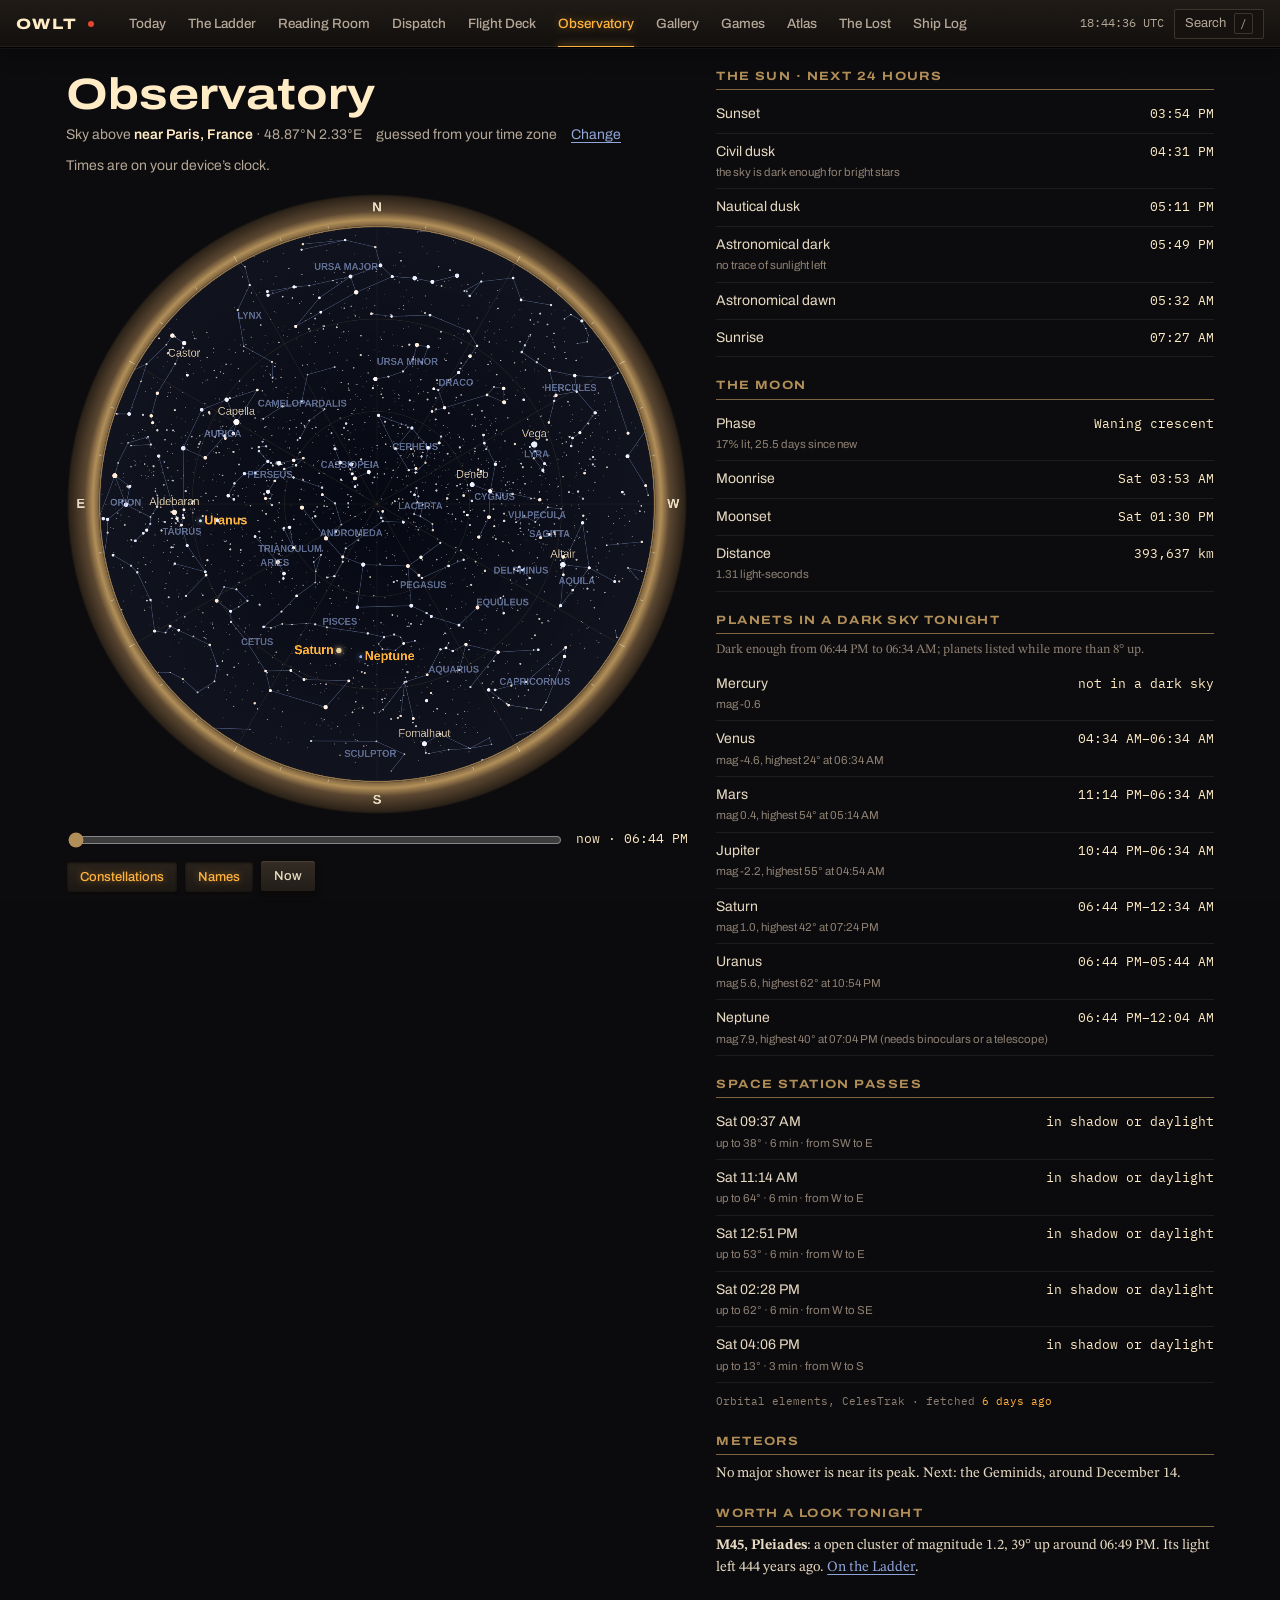
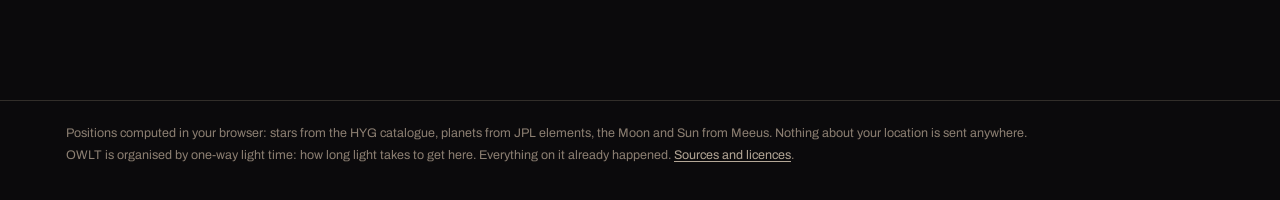
<file: sky.html>
<!doctype html>
<html lang="en">
<head>
<meta charset="utf-8">
<meta name="viewport" content="width=device-width,initial-scale=1,viewport-fit=cover">
<title>Observatory · OWLT</title>
<meta name="description" content="Your sky tonight: a live star chart for where you are, rise and set times, twilight, the Moon, the planets, meteor showers and space-station passes.">
<link rel="stylesheet" href="css/core.css">
<style>
/* The Observatory is a planisphere on a brass mount beside an observer's almanac.
   The chart is the sky overhead as you would hold it: north at the top, east on the left. */
.obs{--brass:#B08D57;--brass2:#7d6340;display:grid;grid-template-columns:minmax(0,1.25fr) minmax(0,1fr);gap:28px;padding-block:22px 50px;align-items:start}
.obs h1{font-size:clamp(28px,4vw,44px);font-stretch:118%}
.loc{display:flex;flex-wrap:wrap;gap:8px 14px;align-items:baseline;margin-top:6px;font-family:var(--f-display);font-size:14px;color:var(--mute)}
.loc b{color:var(--starlight);font-weight:600}
.loc button{background:none;border:0;padding:0;color:var(--bstar);font:inherit;text-decoration:underline;text-underline-offset:.18em;cursor:pointer}
.picker{margin-top:10px;padding:12px;border:1px solid var(--hair);background:var(--dust)}
.picker input{width:100%;min-height:36px;padding:0 10px;background:var(--void);border:1px solid var(--hair);color:var(--starlight);font-family:var(--f-display);font-size:14px}
.picker input:focus{outline:none;border-color:var(--o3)}
.picker ul{list-style:none;margin:8px 0 0;padding:0;max-height:220px;overflow:auto}
.picker li button{display:block;width:100%;text-align:left;background:none;border:0;border-bottom:1px solid var(--hair2);padding:7px 2px;color:var(--text);font-family:var(--f-display);font-size:14px;cursor:pointer}
.picker li button:hover{color:var(--o3)}
.picker .row{display:flex;gap:8px;flex-wrap:wrap;margin-top:8px}
.mount{position:relative;margin-top:16px;aspect-ratio:1;max-width:760px;width:100%;border-radius:50%;
  background:radial-gradient(circle at 50% 50%,transparent 63%,var(--brass2) 63.4%,var(--brass) 64.6%,#5a4630 66.5%,#2a2117 70%,transparent 70.5%)}
.mount canvas{position:absolute;inset:0;width:100%;height:100%;border-radius:50%;cursor:crosshair;touch-action:none}
.tip{position:absolute;pointer-events:none;background:#000;border:1px solid var(--hair);padding:5px 8px;font-family:var(--f-display);font-size:12.5px;color:var(--starlight);white-space:nowrap;transform:translate(10px,-50%);z-index:3}
.tip small{display:block;font-family:var(--f-data);font-size:10.5px;color:var(--mute)}
.scrub{display:flex;align-items:center;gap:12px;margin-top:14px;max-width:760px}
.scrub input[type=range]{flex:1;accent-color:var(--brass)}
.scrub .t{font-family:var(--f-data);font-size:13px;color:var(--starlight);min-width:13ch;text-align:right;font-variant-numeric:tabular-nums}
.toggles{display:flex;gap:6px;flex-wrap:wrap;margin-top:10px}
.alm h2{font-size:12px;letter-spacing:.12em;text-transform:uppercase;color:var(--brass);font-stretch:118%;border-bottom:1px solid var(--brass2);padding-bottom:6px;margin-top:22px}
.alm h2:first-child{margin-top:0}
.alm table{width:100%;border-collapse:collapse;margin-top:6px}
.alm td{padding:7px 0;border-bottom:1px solid var(--hair2);font-family:var(--f-display);font-size:14px;vertical-align:top}
.alm td:not(:first-child){font-family:var(--f-data);font-size:12.5px;color:var(--starlight);text-align:right;white-space:nowrap;padding-left:10px}
.alm td small{display:block;font-family:var(--f-display);font-size:11.5px;color:var(--faint)}
.alm .note{margin-top:8px;font-size:14.5px;line-height:1.5;color:var(--text)}
.alm .hl{border:1px solid rgba(176,141,87,.5);background:rgba(176,141,87,.06);padding:12px 14px;margin-top:10px}
.alm .hl b{color:var(--starlight);font-family:var(--f-display)}
.focus-card{margin-top:14px;padding:12px 14px;border:1px solid rgba(79,216,196,.4);background:rgba(79,216,196,.05)}
.focus-card h3{font-size:17px}
.focus-card p{margin-top:4px;font-size:14.5px}
@media (max-width:980px){.obs{grid-template-columns:minmax(0,1fr)}}
</style>
</head>
<body>
<main class="wrap obs">
  <section>
    <h1>Observatory</h1>
    <div class="loc" id="loc"></div>
    <div class="picker" id="picker" hidden>
      <input id="cityQ" type="search" placeholder="Find a city…" aria-label="Find a city" autocomplete="off">
      <ul id="cityL"></ul>
      <div class="row"><button class="btn" id="geo" type="button">Use my device’s location</button><span class="stamp" id="geoMsg"></span></div>
    </div>
    <div id="focus"></div>
    <div class="mount" id="mount"><canvas id="sky" width="1520" height="1520" aria-label="Star chart of the sky above you"></canvas><div class="tip" id="tip" hidden></div></div>
    <div class="scrub"><input type="range" id="scrub" min="0" max="1440" step="5" value="0" aria-label="Time"><span class="t" id="scrubT"></span></div>
    <div class="toggles"><button class="btn" id="tLines" type="button" aria-pressed="true">Constellations</button><button class="btn" id="tNames" type="button" aria-pressed="true">Names</button><button class="btn" id="tNow" type="button">Now</button></div>
  </section>
  <section class="alm" id="alm" aria-label="Tonight’s almanac"></section>
</main>
<script src="vendor/satellite.min.js"></script>
<script src="js/core.js"></script>
<script src="js/astro.js"></script>
<script src="js/sky.js"></script>
</body>
</html>
</file>
<file: css/core.css>
/* OWLT — shared design system.
   Layout: one fixed 48px bar; below it every section owns its own design language.
   Colour is taken from the sky itself, not from a swatch tool:
     --ha        hydrogen-alpha emission, 656.28 nm
     --o3        doubly ionised oxygen [O III], 500.7 nm   (interactive states only)
     --sodium    sodium D line, 589.0 nm                    (warnings, lamps)
     --bstar     a B-class star, ~15 000 K blackbody        (links, data highlights)
     --starlight a G-class star, ~5 800 K blackbody         (this is "white")
   The ground is warm because the sky is: most stars are K and M dwarfs.
   One committed dark look on purpose: this is a night sky. */
:root{
  color-scheme:dark;
  --void:#0B0A0C; --dust:#15110E; --dust2:#1F1914; --dust3:#2B231C;
  --starlight:#FFEBC4; --text:#E6D9C1; --mute:#B3A696; --faint:#8C7F72;
  --ha:#E8442C; --o3:#4FD8C4; --sodium:#FFB13B; --bstar:#8FA5D9;
  --hair:rgba(255,235,196,.16); --hair2:rgba(255,235,196,.08);
  --f-display:"OWLT Display","Archivo","Helvetica Neue",Arial,sans-serif;
  --f-text:"OWLT Text","STIX Two Text","Iowan Old Style","Palatino Linotype",Georgia,serif;
  --f-data:"OWLT Mono","IBM Plex Mono",ui-monospace,"SF Mono","Cascadia Mono",Menlo,Consolas,monospace;
  --nav-h:48px;
  --gut-l:max(16px,env(safe-area-inset-left,0px)); --gut-r:max(16px,env(safe-area-inset-right,0px));
  --ease:cubic-bezier(.2,.7,.3,1);
  padding:env(safe-area-inset-top,0px) 0 env(safe-area-inset-bottom,0px);
}
@font-face{font-family:"OWLT Display";src:url(../fonts/archivo-var.woff2) format("woff2");font-weight:100 900;font-stretch:62% 125%;font-display:swap}
@font-face{font-family:"OWLT Text";src:url(../fonts/stix-var.woff2) format("woff2");font-weight:400 700;font-style:normal;font-display:swap}
@font-face{font-family:"OWLT Text";src:url(../fonts/stix-var-italic.woff2) format("woff2");font-weight:400 700;font-style:italic;font-display:swap}
@font-face{font-family:"OWLT Mono";src:url(../fonts/plex-mono-400.woff2) format("woff2");font-weight:400;font-display:swap}
@font-face{font-family:"OWLT Mono";src:url(../fonts/plex-mono-500.woff2) format("woff2");font-weight:500;font-display:swap}

*,*::before,*::after{box-sizing:border-box}
html{height:100%;-webkit-text-size-adjust:100%}
body{margin:0;min-height:100%;background:var(--void);color:var(--text);font-family:var(--f-text);font-size:17px;line-height:1.6;
  -webkit-font-smoothing:antialiased;text-rendering:optimizeLegibility}
h1,h2,h3,h4{font-family:var(--f-display);font-stretch:112%;font-weight:700;line-height:1.1;margin:0;color:var(--starlight);text-wrap:balance}
p{margin:0}
a{color:var(--bstar);text-decoration-thickness:1px;text-underline-offset:.18em}
a:hover{color:var(--o3)}
button,input,select{font:inherit;color:inherit}
:focus-visible{outline:1px solid var(--o3);outline-offset:3px}
img{max-width:100%}
[hidden]{display:none!important}
.num{font-family:var(--f-data);font-variant-numeric:tabular-nums;font-feature-settings:"tnum" 1,"zero" 1}
.sr{position:absolute;width:1px;height:1px;overflow:hidden;clip-path:inset(50%);white-space:nowrap}

/* ── navigation bar ── */
#owlt-nav{position:fixed;inset:0 0 auto 0;height:calc(var(--nav-h) + env(safe-area-inset-top,0px));z-index:200;
  padding:env(safe-area-inset-top,0px) var(--gut-r) 0 var(--gut-l);display:flex;align-items:stretch;gap:4px;
  background:var(--void);border-bottom:1px solid var(--hair)}
#owlt-nav .mark{display:flex;align-items:center;padding-right:14px;margin-right:6px;text-decoration:none;
  font-family:var(--f-display);font-stretch:125%;font-weight:800;font-size:15px;letter-spacing:.14em;color:var(--starlight);flex:none}
#owlt-nav .mark::after{content:"";width:6px;height:6px;margin-left:10px;background:var(--ha);border-radius:50%}
#owlt-nav nav{display:flex;align-items:stretch;flex:1;min-width:0;overflow-x:auto;scrollbar-width:none}
#owlt-nav nav::-webkit-scrollbar{display:none}
#owlt-nav nav a{position:relative;display:flex;align-items:center;padding:0 11px;white-space:nowrap;text-decoration:none;
  font-family:var(--f-display);font-stretch:100%;font-weight:500;font-size:13.5px;color:var(--mute);transition:color .18s}
#owlt-nav nav a:hover{color:var(--starlight)}
#owlt-nav nav a[aria-current=page]{color:var(--starlight)}
#owlt-nav nav a[aria-current=page]::after{content:"";position:absolute;left:11px;right:11px;bottom:-1px;height:2px;background:var(--ha)}
#owlt-nav .tools{display:flex;align-items:center;gap:10px;flex:none;padding-left:8px}
#owlt-nav .clock{font-family:var(--f-data);font-size:11.5px;color:var(--mute);font-variant-numeric:tabular-nums}
.owlt-find{display:flex;align-items:center;gap:8px;height:30px;padding:0 10px;background:var(--dust);border:1px solid var(--hair);
  border-radius:2px;color:var(--mute);cursor:pointer;font-family:var(--f-display);font-size:13px}
.owlt-find:hover{border-color:var(--o3);color:var(--o3)}
.owlt-find kbd{font-family:var(--f-data);font-size:10.5px;padding:1px 5px;border:1px solid var(--hair);border-radius:2px;color:var(--mute)}
body.has-nav{padding-top:var(--nav-h)}
@media (max-width:820px){#owlt-nav .clock{display:none}.owlt-find span{display:none}}

/* ── search palette ── */
#owlt-pal{position:fixed;inset:0;z-index:400;display:none;justify-content:center;align-items:flex-start;
  padding:calc(var(--nav-h) + env(safe-area-inset-top,0px) + 5vh) var(--gut-r) 0 var(--gut-l);background:rgba(6,5,7,.84)}
#owlt-pal.on{display:flex}
#owlt-pal .box{width:min(640px,100%);background:var(--dust);border:1px solid var(--hair);display:flex;flex-direction:column;max-height:70vh}
#owlt-pal input{width:100%;padding:15px 16px;background:transparent;border:0;border-bottom:1px solid var(--hair);outline:0;
  color:var(--starlight);font-family:var(--f-display);font-size:17px}
#owlt-pal input::placeholder{color:var(--faint)}
#owlt-pal .list{overflow-y:auto;scrollbar-width:thin;scrollbar-color:var(--dust3) transparent}
#owlt-pal .grp{padding:9px 16px 4px;font-family:var(--f-display);font-size:12px;font-weight:600;color:var(--faint)}
#owlt-pal a.it{display:flex;align-items:baseline;gap:12px;padding:8px 16px;text-decoration:none;color:var(--text);border-left:2px solid transparent}
#owlt-pal a.it .n{flex:1;min-width:0;overflow:hidden;text-overflow:ellipsis;white-space:nowrap;font-family:var(--f-display);font-size:14.5px}
#owlt-pal a.it .k{flex:none;font-family:var(--f-display);font-size:11.5px;color:var(--ha)}
#owlt-pal a.it .d{flex:none;font-family:var(--f-data);font-size:11px;color:var(--mute);max-width:40%;overflow:hidden;text-overflow:ellipsis;white-space:nowrap}
#owlt-pal a.it.sel{background:var(--dust2);border-left-color:var(--o3)}
#owlt-pal a.it.sel .n{color:var(--o3)}
#owlt-pal .foot{display:flex;gap:16px;flex-wrap:wrap;padding:9px 16px;border-top:1px solid var(--hair);font-family:var(--f-data);font-size:10.5px;color:var(--faint)}

/* ── shared pieces ── */
.wrap{max-width:1180px;margin:0 auto;padding-left:var(--gut-l);padding-right:var(--gut-r)}
/* a console key: raised until pressed; a key that stays down (a toggle) glows sodium */
.btn{display:inline-flex;align-items:center;gap:8px;min-height:32px;padding:0 13px;border:1px solid #0b0907;border-radius:3px;
  background:linear-gradient(#332b24,#211c17);box-shadow:inset 0 1px 0 rgba(255,235,196,.1),0 2px 0 #0b0907,0 3px 6px rgba(0,0,0,.35);
  color:var(--engr);cursor:pointer;font-family:var(--f-display);font-size:13px;font-weight:500;text-decoration:none;
  white-space:nowrap;transition:transform .06s,box-shadow .06s,color .15s}
.btn:hover{color:#fff}
.btn:active{transform:translateY(1px);box-shadow:inset 0 1px 3px rgba(0,0,0,.6),0 1px 0 #0b0907}
.btn[aria-pressed=true],.btn.on{color:var(--sodium);text-shadow:0 0 8px rgba(255,177,59,.45);transform:translateY(1px);background:linear-gradient(#29221c,#1b1713);
  box-shadow:inset 0 1px 3px rgba(0,0,0,.6),0 1px 0 #0b0907}
.btn:disabled{opacity:.45;cursor:default;color:var(--mute)}
.btn:focus-visible{outline:1px solid var(--o3);outline-offset:2px}
.chip{display:inline-flex;align-items:center;gap:6px;padding:2px 9px;border:1px solid var(--hair);border-radius:999px;
  font-family:var(--f-display);font-size:12px;color:var(--mute);text-decoration:none;white-space:nowrap;max-width:100%;overflow:hidden;text-overflow:ellipsis}
a.chip:hover{border-color:var(--o3);color:var(--o3)}
.chip.unseen{border-style:dashed}
.chip .dot{width:5px;height:5px;border-radius:50%;background:currentColor;flex:none}
.stamp{font-family:var(--f-data);font-size:10.5px;color:var(--faint);font-variant-numeric:tabular-nums}
.stamp b{font-weight:400;color:var(--mute)}
.stamp.stale b{color:var(--sodium)}
.kv{display:grid;grid-template-columns:auto 1fr;gap:5px 18px;margin:0}
.kv dt{font-family:var(--f-display);color:var(--mute);font-size:12.5px}
.kv dd{margin:0;font-family:var(--f-data);font-variant-numeric:tabular-nums;color:var(--starlight);font-size:12.5px;text-align:right;min-width:0;overflow-wrap:anywhere}
.threads{display:flex;flex-wrap:wrap;gap:6px;align-items:center}
.threads .lead{font-family:var(--f-display);font-size:12.5px;color:var(--faint);margin-right:4px}
.notice{padding:10px 14px;border:1px solid var(--hair);border-left:2px solid var(--sodium);background:var(--dust);
  font-family:var(--f-display);font-size:13px;color:var(--text)}
.eyebrow{font-family:var(--f-display);font-stretch:112%;font-weight:600;font-size:12px;letter-spacing:.09em;text-transform:uppercase;color:var(--ha)}
#owlt-foot{margin-top:72px;border-top:1px solid var(--hair);padding-block:22px 34px;
  font-family:var(--f-display);font-size:12.5px;color:var(--faint);line-height:1.7}
#owlt-foot a{color:var(--mute)}
@media (prefers-reduced-motion:reduce){*,*::before,*::after{animation-duration:.01ms!important;animation-iteration-count:1!important;transition-duration:.01ms!important;scroll-behavior:auto!important}}

/* ── the retro layer: one control room, shared by every page ──
   Hardware from the decade of Apollo and Voyager. Painted-steel panels held by two screws, engraved label plates, indicator lamps,
   embossed label tape, phosphor screens, and a faint film grain over everything. Each page uses the pieces that suit it. */
:root{--panel:#1D1915;--panel2:#27211B;--rim:#0B0907;--engr:#E8DCC0;--engr2:#A89E8C;--nixie:#FF8A3D;--phos:#7CFFB2;--f-type:"OWLT Type","Courier Prime","Courier New",var(--f-data)}
@font-face{font-family:"OWLT Type";src:url(../fonts/courier-prime-400.woff2) format("woff2");font-weight:400;font-display:swap}
@font-face{font-family:"OWLT Type";src:url(../fonts/courier-prime-700.woff2) format("woff2");font-weight:700;font-display:swap}
body::after{content:"";position:fixed;inset:0;z-index:400;pointer-events:none;opacity:.07;mix-blend-mode:overlay;
  background-image:url("data:image/svg+xml;utf8,<svg xmlns='http://www.w3.org/2000/svg' width='180' height='180'><filter id='g'><feTurbulence type='fractalNoise' baseFrequency='.9' numOctaves='2' stitchTiles='stitch'/><feColorMatrix values='0 0 0 0 .5  0 0 0 0 .5  0 0 0 0 .5  0 0 0 .9 0'/></filter><rect width='100%' height='100%' filter='url(%23g)'/></svg>")}
@media print{body::after{display:none}}
.panel{position:relative;background:linear-gradient(var(--panel2),var(--panel));border:1px solid #3a3129;border-radius:6px;padding:24px 20px 20px;
  box-shadow:inset 0 1px 0 rgba(255,235,196,.06),inset 0 -1px 0 rgba(0,0,0,.35),0 2px 0 var(--rim),0 12px 28px rgba(0,0,0,.45)}
.panel::before,.panel::after{content:"";position:absolute;top:9px;width:7px;height:7px;border-radius:50%;pointer-events:none;
  background:radial-gradient(circle at 35% 35%,#7a726a,#2b2622 70%);box-shadow:0 0 0 1px #0b0a09,0 1px 0 rgba(255,235,196,.06)}
.panel::before{left:9px}.panel::after{right:9px}
.plate{display:inline-block;padding:3px 10px 2px;border:1px solid #0b0907;border-radius:2px;background:linear-gradient(#2f2721,#1c1712);
  box-shadow:inset 0 1px 0 rgba(255,235,196,.08),0 1px 0 rgba(255,235,196,.05);font-family:var(--f-display);font-stretch:125%;font-weight:700;
  font-size:10.5px;line-height:1.5;letter-spacing:.2em;text-transform:uppercase;color:var(--engr);text-shadow:0 -1px 0 #000}
.lamp{display:inline-block;flex:none;width:10px;height:10px;border-radius:50%;vertical-align:-1px;
  background:radial-gradient(circle at 35% 35%,#4c4137,#1a1512 70%);box-shadow:inset 0 0 0 1px #000,0 0 0 2px #2a231d}
.lamp.on{background:radial-gradient(circle at 35% 35%,#fff0c8,var(--sodium) 45%,#9a5a10);box-shadow:inset 0 0 0 1px #000,0 0 0 2px #2a231d,0 0 12px rgba(255,177,59,.8)}
.lamp.go{background:radial-gradient(circle at 35% 35%,#e6fff1,var(--phos) 45%,#1f7a4c);box-shadow:inset 0 0 0 1px #000,0 0 0 2px #2a231d,0 0 12px rgba(124,255,178,.7)}
.lamp.alarm{background:radial-gradient(circle at 35% 35%,#ffd2c8,var(--ha) 45%,#7a1a0c);box-shadow:inset 0 0 0 1px #000,0 0 0 2px #2a231d,0 0 12px rgba(232,68,44,.8)}
.tape{display:inline-block;padding:2px 9px 1px;border-radius:2px;background:#121110;color:#F3EEE4;font-family:var(--f-data);font-size:11px;font-weight:500;
  letter-spacing:.16em;text-transform:uppercase;box-shadow:inset 0 1px 0 rgba(255,255,255,.12),0 1px 2px rgba(0,0,0,.7);text-shadow:0 1px 0 rgba(255,255,255,.22),0 -1px 0 #000}
.tape.red{background:#7d1d12}
.crt{position:relative;overflow:hidden;border-radius:10px;color:var(--phos);font-family:var(--f-data);text-shadow:0 0 6px rgba(124,255,178,.55);
  background:radial-gradient(120% 90% at 50% 40%,#0e1c14,#050a07);box-shadow:inset 0 0 0 2px #0a0f0b,inset 0 0 50px rgba(0,0,0,.85),0 0 0 6px #1c1915,0 0 0 7px #000}
.crt::after{content:"";position:absolute;inset:0;pointer-events:none;background:repeating-linear-gradient(0deg,rgba(0,0,0,.24) 0 1px,transparent 1px 3px)}
.type{font-family:var(--f-type)}
.push{display:inline-flex;align-items:center;justify-content:center;gap:8px;min-height:36px;padding:0 14px;cursor:pointer;color:var(--engr);
  border:1px solid #0b0907;border-radius:4px;background:linear-gradient(#3a3129,#241e18);box-shadow:inset 0 1px 0 rgba(255,235,196,.12),0 3px 0 #0b0907,0 4px 8px rgba(0,0,0,.4);
  font-family:var(--f-display);font-stretch:118%;font-weight:700;font-size:11.5px;letter-spacing:.14em;text-transform:uppercase;text-decoration:none;
  transition:transform .06s,box-shadow .06s,color .15s}
.push:hover{color:#fff}
.push:active,.push[aria-pressed=true]{transform:translateY(2px);box-shadow:inset 0 1px 0 rgba(255,235,196,.08),0 1px 0 #0b0907,0 2px 4px rgba(0,0,0,.4)}
.push[aria-pressed=true]{color:var(--sodium);text-shadow:0 0 8px rgba(255,177,59,.5)}
.push:disabled{opacity:.45;cursor:default}
.push:focus-visible{outline:1px solid var(--o3);outline-offset:2px}

/* the bar: a strip of the console. On narrow screens the sections fold into an index behind one button */
#owlt-nav{background:linear-gradient(#1f1a16,#110e0c);border-bottom:1px solid #000;box-shadow:inset 0 -1px 0 rgba(255,235,196,.07),0 1px 0 rgba(255,235,196,.04),0 6px 18px rgba(0,0,0,.35)}
#owlt-nav nav a[aria-current=page]{color:var(--sodium);text-shadow:0 0 10px rgba(255,177,59,.4)}
#owlt-nav nav a[aria-current=page]::after{height:2px;background:var(--sodium);box-shadow:0 0 8px rgba(255,177,59,.8)}
#owlt-nav .menu{display:none}
#owlt-index{position:fixed;left:0;right:0;top:calc(var(--nav-h) + env(safe-area-inset-top,0px));z-index:199;max-height:calc(100vh - var(--nav-h));overflow:auto;
  padding:14px var(--gut-r) 18px var(--gut-l);background:linear-gradient(#1f1a16,#141110);border-bottom:1px solid #000;box-shadow:0 18px 40px rgba(0,0,0,.6)}
#owlt-index ul{list-style:none;margin:0 auto;padding:0;max-width:760px;display:grid;grid-template-columns:repeat(2,minmax(0,1fr));gap:8px}
#owlt-index a{display:flex;gap:10px;align-items:flex-start;padding:10px 12px;border:1px solid #3a3129;border-radius:4px;background:linear-gradient(#2a231d,#1c1814);text-decoration:none;color:var(--engr)}
#owlt-index a .lamp{margin-top:4px}
#owlt-index a b{display:block;font-family:var(--f-display);font-stretch:112%;font-weight:700;font-size:14px;color:var(--starlight)}
#owlt-index a span{display:block;font-family:var(--f-display);font-size:12px;color:var(--mute);line-height:1.35}
#owlt-index a[aria-current=page]{border-color:rgba(255,177,59,.55)}
#owlt-index a[aria-current=page] b{color:var(--sodium)}
/* twelve sections fit on one strip from 1200px; below that they fold into the index, so none is ever cut off */
@media (max-width:1200px){
  #owlt-nav nav{display:none}
  #owlt-nav .here{display:flex;align-items:center;flex:1;min-width:0;font-family:var(--f-display);font-weight:600;font-size:13.5px;color:var(--sodium);white-space:nowrap;overflow:hidden;text-overflow:ellipsis}
  #owlt-nav .menu{display:inline-flex;min-height:32px;padding:0 12px;font-size:10.5px}
}
@media (max-width:900px){#owlt-nav .clock{display:none}}
@media (min-width:1201px){#owlt-nav .here,#owlt-index{display:none!important}}
@media (min-width:901px){#owlt-index ul{grid-template-columns:repeat(3,minmax(0,1fr));max-width:1000px}}
@media (max-width:520px){#owlt-index ul{grid-template-columns:1fr}}

/* selector keys: the filters on every page, as small keys on the console with a lamp that lights when a key is down */
:is(.filters,.kinds,.key,.chips) > button{display:inline-flex;align-items:center;gap:7px;min-height:30px;padding:3px 11px 3px 9px;cursor:pointer;color:var(--engr2);
  border:1px solid #0b0907;border-radius:3px;background:linear-gradient(#2e2721,#1e1915);box-shadow:inset 0 1px 0 rgba(255,235,196,.08),0 2px 0 #0b0907;
  font-family:var(--f-display);font-size:12px;letter-spacing:.01em;transition:transform .06s,box-shadow .06s,color .15s}
:is(.filters,.kinds,.chips) > button::before{content:"";flex:none;width:6px;height:6px;border-radius:50%;background:#3a3029;box-shadow:inset 0 0 0 1px #000}
:is(.filters,.kinds,.key,.chips) > button:hover{color:var(--starlight)}
:is(.filters,.kinds,.key,.chips) > button[aria-pressed=true]{color:var(--starlight);border-color:#0b0907;transform:translateY(1px);background:linear-gradient(#262019,#1a1612);
  box-shadow:inset 0 1px 3px rgba(0,0,0,.6),0 1px 0 #0b0907}
:is(.filters,.kinds,.chips) > button[aria-pressed=true]::before{background:var(--sodium);box-shadow:0 0 6px rgba(255,177,59,.9)}
:is(.filters,.kinds,.key,.chips) > button:focus-visible{outline:1px solid var(--o3);outline-offset:2px}
</file>
